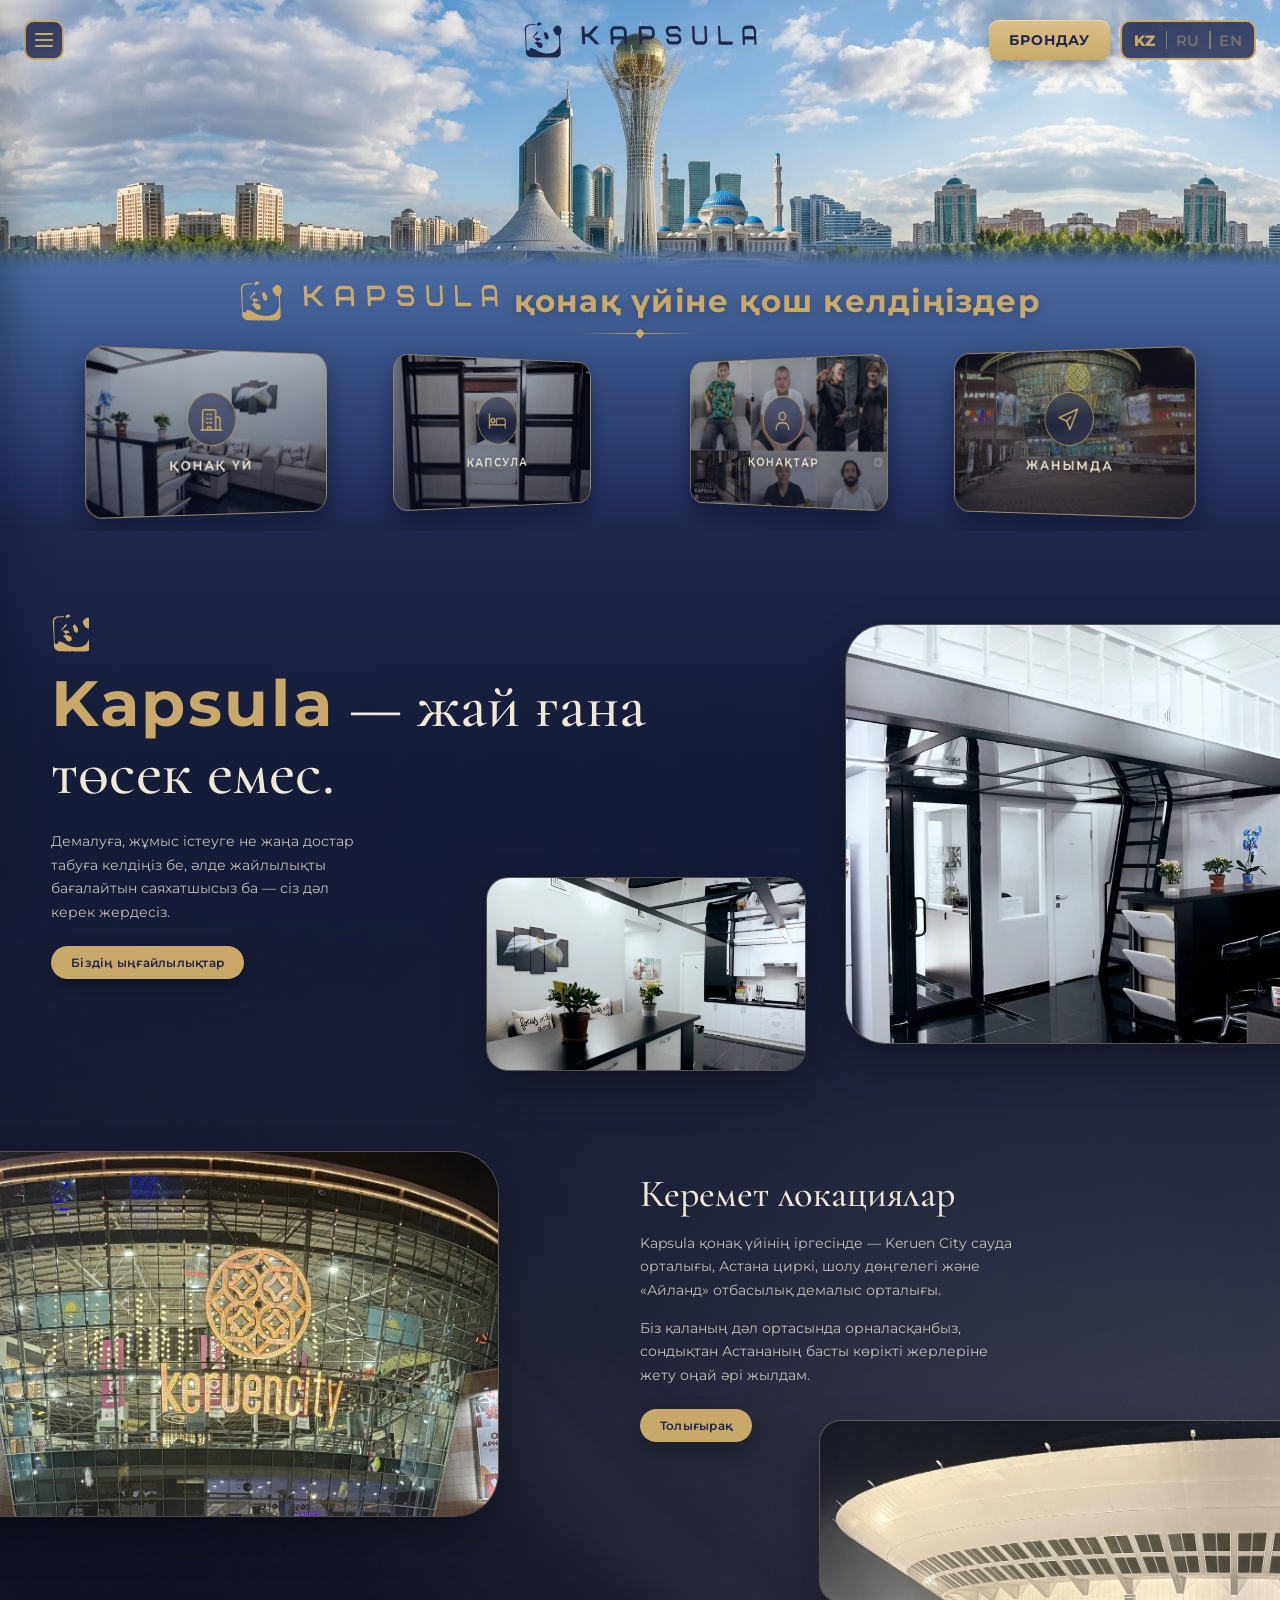
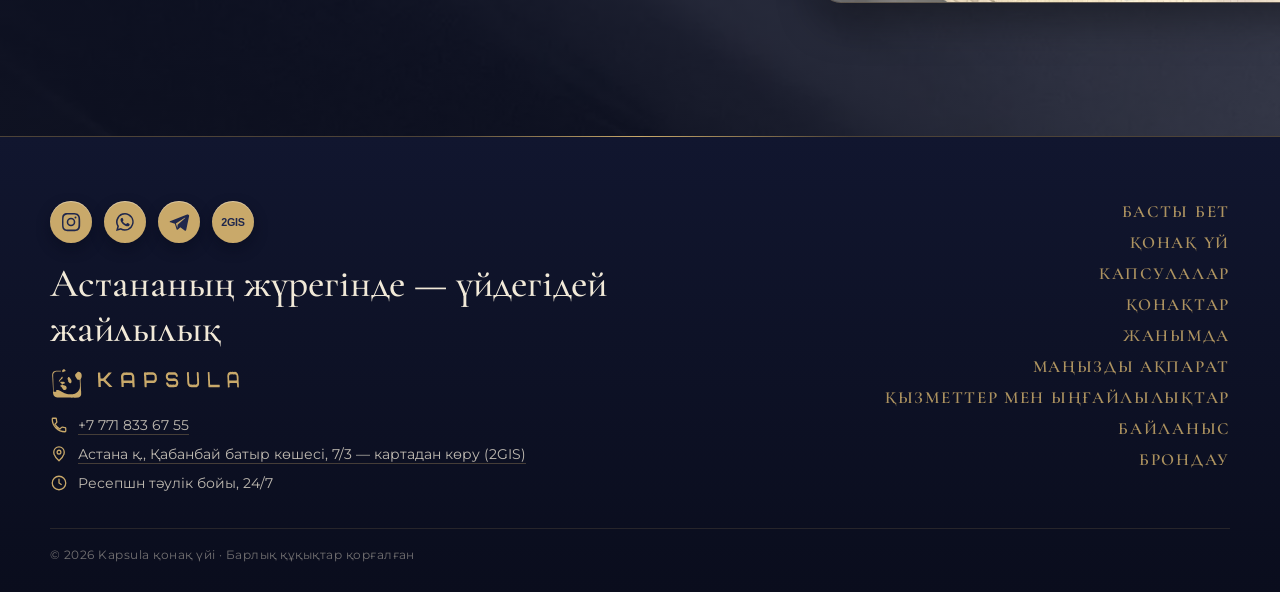
<file: index.html>
<!DOCTYPE html>
<html lang="kk">
<head>
  <meta charset="UTF-8">
  <meta name="viewport" content="width=device-width, initial-scale=1, viewport-fit=cover">
  <meta name="theme-color" content="#4f8fd0">
  <title>Kapsula қонақ үйі</title>
  <meta name="description" content="Астананың дәл ортасындағы жайлы капсулалық қонақ үй: әйелдер мен ерлер капсулалары, VIP бөлме, ортақ ас үй, тапшан. Тәулігіне 6 000 ₸-ден. Брондау — WhatsApp арқылы.">
  <!-- Сілтемені WhatsApp/Telegram-ға жібергенде көрінетін атау, сипаттама және сурет.
       сайт мекенжайы: https://023islammm-cmyk.github.io/kapsula-hotel/ -->
  <meta property="og:url" content="https://023islammm-cmyk.github.io/kapsula-hotel/">
  <meta property="og:type" content="website">
  <meta property="og:site_name" content="Kapsula қонақ үйі">
  <meta property="og:locale" content="kk_KZ">
  <meta property="og:title" content="Kapsula қонақ үйі">
  <meta property="og:description" content="Астананың дәл ортасындағы жайлы капсулалық қонақ үй: әйелдер мен ерлер капсулалары, VIP бөлме, ортақ ас үй, тапшан. Тәулігіне 6 000 ₸-ден. Брондау — WhatsApp арқылы.">
  <meta property="og:image" content="https://023islammm-cmyk.github.io/kapsula-hotel/images/og-cover.jpg">
  <meta property="og:image:width" content="1200">
  <meta property="og:image:height" content="630">
  <meta name="twitter:card" content="summary_large_image">
  <link rel="preload" as="image" href="images/city.webp" media="(max-width: 767px)">
  <link rel="preload" as="image" href="images/city-wide.webp" media="(min-width: 768px)">
  <link rel="preconnect" href="https://fonts.googleapis.com">
  <link rel="preconnect" href="https://fonts.gstatic.com" crossorigin>
  <link rel="stylesheet" href="https://fonts.googleapis.com/css2?family=Cormorant+Garamond:wght@500;600&family=Montserrat:wght@500;600;700&display=swap">
  <link rel="stylesheet" href="css/style.css">
</head>
<body>

  <!-- Жоғарғы бекітілген батырмалар -->
  <header class="topbar">
    <button class="menu-btn glass" type="button" aria-label="Мәзір" data-i18n-aria="menu.open"
            aria-expanded="false" aria-controls="menu">
      <span></span><span></span><span></span>
    </button>

    <div class="topbar__right">
    <a class="bk-btn" href="#booking" data-booking data-i18n="bk.btn">Брондау</a>
    <nav class="lang glass" aria-label="Тіл">
      <button type="button" data-lang="kk" aria-pressed="true">KZ</button>
      <button type="button" data-lang="ru" aria-pressed="false">RU</button>
      <button type="button" data-lang="en" aria-pressed="false">EN</button>
    </nav>
    </div>
  </header>

  <!-- Мәзір: сол жақтан ортаға дейін шығады -->
  <div class="menu-overlay" data-menu-close></div>
  <aside class="menu" id="menu" aria-hidden="true" inert>
    <div class="menu__head">
      <!-- Kapsula логотипі — басылмайды -->
      <div class="menu__logo" role="img" aria-label="Kapsula"></div>
      <button class="menu__close" type="button" aria-label="Жабу" data-i18n-aria="menu.close" data-menu-close>
        <span></span><span></span>
      </button>
    </div>

    <nav class="menu__nav">
      <ul class="menu__list">
        <li><a href="capsule.html" data-i18n="menu.kapsula">Kapsula</a></li>
        <li><a href="info.html" data-i18n="menu.info">Маңызды ақпарат</a></li>
        <li><a href="services.html" data-i18n="menu.services">Қызметтер мен ыңғайлылықтар</a></li>
        <li><a href="#contact" data-contact data-i18n="menu.contact">Байланыс</a></li>
        <li><a href="info.html#airport" data-i18n="menu.airport">Әуежайға транспорт</a></li>
        <li><a href="#booking" data-booking data-i18n="menu.booking">Брондау</a></li>
      </ul>
    </nav>

    <!-- Сілтемелер кейін нақты нөмір/аккаунтпен ауыстырылады -->
    <div class="menu__social">
      <a class="soc" href="https://wa.me/77718336755" aria-label="WhatsApp" target="_blank" rel="noopener">
        <svg viewBox="0 0 24 24" aria-hidden="true"><path d="M12 2.2a9.7 9.7 0 0 0-8.4 14.6L2.2 21.8l5.1-1.3A9.7 9.7 0 1 0 12 2.2zm0 17.7c-1.5 0-2.9-.4-4.1-1.1l-.3-.2-3 .8.8-2.9-.2-.3A8 8 0 1 1 12 19.9zm4.4-6c-.2-.1-1.4-.7-1.7-.8-.2-.1-.4-.1-.5.1l-.8 1c-.1.2-.3.2-.5.1a6.6 6.6 0 0 1-3.3-2.9c-.2-.4.2-.4.7-1.3.1-.1 0-.3 0-.4l-.8-1.8c-.2-.5-.4-.4-.5-.4h-.5c-.2 0-.4.1-.6.3-.2.2-.8.8-.8 2s.9 2.3 1 2.5c.1.2 1.7 2.6 4.2 3.7 1.6.7 2.2.7 3 .6.5-.1 1.4-.6 1.6-1.1.2-.6.2-1 .1-1.1l-.6-.4z"/></svg>
      </a>
      <a class="soc" href="https://www.instagram.com/kapsula.hotel.astana/" aria-label="Instagram" target="_blank" rel="noopener">
        <svg viewBox="0 0 24 24" aria-hidden="true"><path d="M12 7.3a4.7 4.7 0 1 0 0 9.4 4.7 4.7 0 0 0 0-9.4zm0 7.7a3 3 0 1 1 0-6 3 3 0 0 1 0 6zm6-7.9a1.1 1.1 0 1 1-2.2 0 1.1 1.1 0 0 1 2.2 0zM21.9 8.2c-.1-1.6-.4-3-1.6-4.2S17.4 2.4 15.8 2.3c-1.6-.1-6.5-.1-8.1 0C6.1 2.4 4.7 2.7 3.5 3.9S2.4 6.6 2.3 8.2c-.1 1.6-.1 6.5 0 8.1.1 1.6.4 3 1.6 4.2s2.6 1.5 4.2 1.6c1.6.1 6.5.1 8.1 0 1.6-.1 3-.4 4.2-1.6s1.5-2.6 1.6-4.2c.1-1.6.1-6.5-.1-8.1zM19.8 18a3.3 3.3 0 0 1-1.9 1.9c-1.3.5-4.4.4-5.9.4s-4.6.1-5.9-.4A3.3 3.3 0 0 1 4.2 18c-.5-1.3-.4-4.4-.4-5.9s-.1-4.6.4-5.9A3.3 3.3 0 0 1 6.1 4.3c1.3-.5 4.4-.4 5.9-.4s4.6-.1 5.9.4a3.3 3.3 0 0 1 1.9 1.9c.5 1.3.4 4.4.4 5.9s.1 4.6-.4 5.9z"/></svg>
      </a>
      <a class="soc soc--2gis" href="https://2gis.kz/astana/geo/70000001028295261" aria-label="2GIS" target="_blank" rel="noopener">
        <svg viewBox="0 0 24 24" aria-hidden="true"><text x="12" y="15.2" text-anchor="middle" font-family="Arial, Helvetica, sans-serif" font-weight="700" font-size="8.6" letter-spacing="-.2">2GIS</text></svg>
      </a>
    </div>
  </aside>

  <!-- Басты экран: аспан + Астана силуэті + толқынды фон -->
  <section class="hero">
    <!-- Логотип: бетпен бірге жоғары кетеді (бекітілмеген) -->
    <div class="logo" role="img" aria-label="Kapsula"></div>
    <!-- Астананың шынайы көрінісі: аспан + Бәйтерек, Хан Шатыр, мешіт -->
    <div class="hero__city" role="img" aria-label="Астана"></div>
    <div class="hero__bottom">
      <!-- Қош келдіңіздер + 4 домалақ батырма -->
      <div class="welcome">
        <!-- «Kapsula» сөзінің орнында толық логотип тұрады; тілге қарай логотиптің алды/арты өзгереді -->
        <h1 class="welcome__title" aria-label="Kapsula қонақ үйіне қош келдіңіздер" data-i18n-aria="welcome.title">
          <span class="welcome__pre" data-i18n="welcome.pre" aria-hidden="true"></span>
          <span class="welcome__logo" aria-hidden="true"></span>
          <span class="welcome__post" data-i18n="welcome.post" aria-hidden="true">қонақ үйіне қош келдіңіздер</span>
        </h1>
        <span class="welcome__line" aria-hidden="true"></span>

        <ul class="quick">
          <li>
            <a class="quick__item" href="hotel.html">
              <span class="quick__card"><span class="quick__photo" aria-hidden="true"><img src="images/quick-hotel.webp" alt="" loading="lazy" decoding="async"></span><span class="quick__icon">
                <svg viewBox="0 0 24 24" aria-hidden="true"><path d="M4 21V5.5A1.5 1.5 0 0 1 5.5 4h9A1.5 1.5 0 0 1 16 5.5V21"/><path d="M16 10h2.5A1.5 1.5 0 0 1 20 11.5V21"/><path d="M2.5 21h19"/><path d="M8 8h1M11 8h1M8 11.5h1M11 11.5h1M8 15h1M11 15h1"/><path d="M8.5 21v-2.5h3V21"/></svg></span>
                <span class="quick__label" data-i18n="quick.hotel">Қонақ үй</span></span>
            </a>
          </li>
          <li>
            <a class="quick__item" href="capsule.html">
              <span class="quick__card"><span class="quick__photo" aria-hidden="true"><img src="images/quick-capsule.webp" alt="" loading="lazy" decoding="async"></span><span class="quick__icon">
                <svg viewBox="0 0 24 24" aria-hidden="true"><path d="M3 19V6"/><path d="M3 16h18v3"/><path d="M21 16v-3.5a2.5 2.5 0 0 0-2.5-2.5H11v6"/><circle cx="7" cy="12" r="2"/></svg></span>
                <span class="quick__label" data-i18n="quick.capsule">Капсула</span></span>
            </a>
          </li>
          <li>
            <a class="quick__item" href="guests.html">
              <span class="quick__card"><span class="quick__photo" aria-hidden="true"><img src="images/quick-guests.webp" alt="" loading="lazy" decoding="async"></span><span class="quick__icon">
                <svg viewBox="0 0 24 24" aria-hidden="true"><circle cx="12" cy="8" r="3.6"/><path d="M5 20.5v-1.2A5.3 5.3 0 0 1 10.3 14h3.4a5.3 5.3 0 0 1 5.3 5.3v1.2"/></svg></span>
                <span class="quick__label" data-i18n="quick.guests">Қонақтар</span></span>
            </a>
          </li>
          <li>
            <a class="quick__item" href="nearby.html">
              <span class="quick__card"><span class="quick__photo" aria-hidden="true"><img src="images/quick-nearby.webp" alt="" loading="lazy" decoding="async"></span><span class="quick__icon">
                <svg viewBox="0 0 24 24" aria-hidden="true"><path d="M20.5 3.5 3.5 10.6l7.1 2.8 2.8 7.1z"/><path d="m10.6 13.4 3.6-3.6"/></svg></span>
                <span class="quick__label" data-i18n="quick.nearby">Жанымда</span></span>
            </a>
          </li>
        </ul>
      </div>
    </div>
  </section>

  <!-- Бөлімдер: stil.mp4 үлгісі бойынша. Мәтіндер уақытша, фотолар кейін қойылады -->
  <div class="stories">
    <section class="story story--a" id="kapsula">
      <div class="story__text reveal">
        <span class="story__mark" aria-hidden="true"></span>
        <h2 class="story__title"><strong>Kapsula</strong> <span data-i18n="sa.t1">— жай ғана</span><br class="br-desk"> <span data-i18n="sa.t2">төсек емес.</span></h2>
        <p data-i18n="sa.p1">Демалуға, жұмыс істеуге не жаңа достар табуға келдіңіз бе, әлде жайлылықты бағалайтын саяхатшысыз ба — сіз дәл керек жердесіз.</p>
        <a class="story__btn" href="services.html" data-i18n="sa.btn">Біздің ыңғайлылықтар</a>
      </div>
      <div class="story__photos">
        <div class="ph ph--small reveal reveal--d1"><img src="images/story-kitchen.webp" alt="Kapsula — ас үй" data-i18n-alt="sa.alt2" loading="lazy" decoding="async"></div>
        <div class="ph ph--big reveal reveal--d2"><img src="images/story-lobby.webp" alt="Kapsula — қонақ залы" data-i18n-alt="sa.alt1" loading="lazy" decoding="async"></div>
      </div>
    </section>

    <section class="story story--b" id="locations">
      <div class="story__photos">
        <div class="ph ph--big reveal reveal--d1"><img src="images/story-keruen.webp" alt="Keruen City" loading="lazy" decoding="async"></div>
        <div class="ph ph--small reveal reveal--d2"><img src="images/story-circus.webp" alt="Астана циркі" data-i18n-alt="sb.alt2" loading="lazy" decoding="async"></div>
      </div>
      <div class="story__text reveal">
        <h2 class="story__title" data-i18n="sb.title">Керемет локациялар</h2>
        <p data-i18n="sb.p1">Kapsula қонақ үйінің іргесінде — Keruen City сауда орталығы, Астана циркі, шолу дөңгелегі және «Айланд» отбасылық демалыс орталығы.</p>
        <p data-i18n="sb.p2">Біз қаланың дәл ортасында орналасқанбыз, сондықтан Астананың басты көрікті жерлеріне жету оңай әрі жылдам.</p>
        <a class="story__btn" href="nearby.html" data-i18n="sb.btn">Толығырақ</a>
      </div>
    </section>
  </div>
    </section>
  </div>

  <!-- Сайттың төменгі бөлігі: әлеуметтік желілер, ұран, логотип, байланыс, бөлімдер -->
  <footer class="ft">
    <div class="ft__inner">
      <div class="ft__brand">
        <div class="ft__soc">
          <a class="soc" href="https://www.instagram.com/kapsula.hotel.astana/" aria-label="Instagram" target="_blank" rel="noopener"><svg viewBox="0 0 24 24" aria-hidden="true"><path d="M12 7.3a4.7 4.7 0 1 0 0 9.4 4.7 4.7 0 0 0 0-9.4zm0 7.7a3 3 0 1 1 0-6 3 3 0 0 1 0 6zm6-7.9a1.1 1.1 0 1 1-2.2 0 1.1 1.1 0 0 1 2.2 0zM21.9 8.2c-.1-1.6-.4-3-1.6-4.2S17.4 2.4 15.8 2.3c-1.6-.1-6.5-.1-8.1 0C6.1 2.4 4.7 2.7 3.5 3.9S2.4 6.6 2.3 8.2c-.1 1.6-.1 6.5 0 8.1.1 1.6.4 3 1.6 4.2s2.6 1.5 4.2 1.6c1.6.1 6.5.1 8.1 0 1.6-.1 3-.4 4.2-1.6s1.5-2.6 1.6-4.2c.1-1.6.1-6.5-.1-8.1zM19.8 18a3.3 3.3 0 0 1-1.9 1.9c-1.3.5-4.4.4-5.9.4s-4.6.1-5.9-.4A3.3 3.3 0 0 1 4.2 18c-.5-1.3-.4-4.4-.4-5.9s-.1-4.6.4-5.9A3.3 3.3 0 0 1 6.1 4.3c1.3-.5 4.4-.4 5.9-.4s4.6-.1 5.9.4a3.3 3.3 0 0 1 1.9 1.9c.5 1.3.4 4.4.4 5.9s.1 4.6-.4 5.9z"/></svg></a>
          <a class="soc" href="https://wa.me/77718336755" aria-label="WhatsApp" target="_blank" rel="noopener"><svg viewBox="0 0 24 24" aria-hidden="true"><path d="M12 2.2a9.7 9.7 0 0 0-8.4 14.6L2.2 21.8l5.1-1.3A9.7 9.7 0 1 0 12 2.2zm0 17.7c-1.5 0-2.9-.4-4.1-1.1l-.3-.2-3 .8.8-2.9-.2-.3A8 8 0 1 1 12 19.9zm4.4-6c-.2-.1-1.4-.7-1.7-.8-.2-.1-.4-.1-.5.1l-.8 1c-.1.2-.3.2-.5.1a6.6 6.6 0 0 1-3.3-2.9c-.2-.4.2-.4.7-1.3.1-.1 0-.3 0-.4l-.8-1.8c-.2-.5-.4-.4-.5-.4h-.5c-.2 0-.4.1-.6.3-.2.2-.8.8-.8 2s.9 2.3 1 2.5c.1.2 1.7 2.6 4.2 3.7 1.6.7 2.2.7 3 .6.5-.1 1.4-.6 1.6-1.1.2-.6.2-1 .1-1.1l-.6-.4z"/></svg></a>
          <a class="soc" href="https://t.me/+77718336755" aria-label="Telegram" target="_blank" rel="noopener"><svg viewBox="0 0 24 24" aria-hidden="true"><path d="M21.5 3.6 2.9 10.8c-1.3.5-1.3 1.2-.2 1.6l4.8 1.5 1.8 5.6c.2.6.1.9.8.9.5 0 .7-.2 1-.5l2.3-2.2 4.8 3.5c.9.5 1.5.2 1.7-.8l3.1-14.8c.3-1.3-.5-1.9-1.5-1.5zM8.6 13.5l9.7-6.1c.5-.3.9-.1.5.2l-8.3 7.5-.3 3.5z"/></svg></a>
          <a class="soc soc--2gis" href="https://2gis.kz/astana/geo/70000001028295261" aria-label="2GIS" target="_blank" rel="noopener"><svg viewBox="0 0 24 24" aria-hidden="true"><text x="12" y="15.2" text-anchor="middle" font-family="Arial, Helvetica, sans-serif" font-weight="700" font-size="8.6" letter-spacing="-.2">2GIS</text></svg></a>
        </div>
        <p class="ft__motto" data-i18n="ft.motto">Астананың жүрегінде — үйдегідей жайлылық</p>
        <a class="ft__logo" href="index.html" aria-label="Kapsula — басты бет" data-i18n-aria="back"></a>
        <ul class="ft__contacts">
          <li><svg viewBox="0 0 24 24" aria-hidden="true"><path d="M6.6 10.8a15.2 15.2 0 0 0 6.6 6.6l2.2-2.2a1 1 0 0 1 1-.25 11.4 11.4 0 0 0 3.6.57 1 1 0 0 1 1 1V20a1 1 0 0 1-1 1A17 17 0 0 1 3 4a1 1 0 0 1 1-1h3.5a1 1 0 0 1 1 1c0 1.25.2 2.45.57 3.57a1 1 0 0 1-.25 1z"/></svg><a href="tel:+77718336755">+7 771 833 67 55</a></li>
          <li><svg viewBox="0 0 24 24" aria-hidden="true"><path d="M12 21s-7-6.2-7-11.5a7 7 0 0 1 14 0C19 14.8 12 21 12 21z"/><circle cx="12" cy="9.5" r="2.5"/></svg><a href="https://2gis.kz/astana/geo/70000001028295261" target="_blank" rel="noopener" data-i18n="ft.map">Астана қ., Қабанбай батыр көшесі, 7/3 — картадан көру (2GIS)</a></li>
          <li><svg viewBox="0 0 24 24" aria-hidden="true"><circle cx="12" cy="12" r="9"/><path d="M12 7v5l3 2"/></svg><span data-i18n="ft.hours">Ресепшн тәулік бойы, 24/7</span></li>
        </ul>
      </div>
      <nav class="ft__nav" aria-label="Бөлімдер" data-i18n-aria="ft.nav">
        <a href="index.html" data-i18n="ft.home">Басты бет</a>
        <a href="hotel.html" data-i18n="quick.hotel">Қонақ үй</a>
        <a href="capsule.html" data-i18n="cap.title">Капсулалар</a>
        <a href="guests.html" data-i18n="quick.guests">Қонақтар</a>
        <a href="nearby.html" data-i18n="quick.nearby">Жанымда</a>
        <a href="info.html" data-i18n="menu.info">Маңызды ақпарат</a>
        <a href="services.html" data-i18n="menu.services">Қызметтер мен ыңғайлылықтар</a>
        <a href="#contact" data-contact data-i18n="menu.contact">Байланыс</a>
        <a href="#booking" data-booking data-i18n="menu.booking">Брондау</a>
      </nav>
    </div>
    <p class="ft__copy">© 2026 <span data-i18n="ft.copy">Kapsula қонақ үйі · Барлық құқықтар қорғалған</span></p>
  </footer>

  <!-- Брондау терезесі: экран ортасында, арты мөлдір-күңгірт. Толтырылған мәлімет WhatsApp хабарламасына айналады (js/main.js) -->
  <div class="bk-overlay" data-bk-close hidden></div>
  <div class="bk" id="booking-modal" role="dialog" aria-modal="true" aria-labelledby="bk-title" hidden>
    <button class="bk__close" type="button" data-bk-close aria-label="Жабу" data-i18n-aria="menu.close"><span></span><span></span></button>
    <h2 class="bk__title" id="bk-title" data-i18n="bk.title">Брондау</h2>
    <p class="bk__sub" data-i18n="bk.sub">Үш жолды толтырыңыз — қалғанын WhatsApp-та нақтылаймыз</p>
    <form class="bk__form" novalidate>
      <label class="bk__field">
        <span class="bk__label" data-i18n="bk.name">Аты-жөні</span>
        <input class="bk__input" type="text" name="name" autocomplete="name" maxlength="60" placeholder="Мысалы: Айгерім Сейітова" data-i18n-ph="bk.name.ph">
      </label>
      <div class="bk__field">
        <span class="bk__label" id="bk-days-label" data-i18n="bk.days">Қанша күнге</span>
        <div class="bk__days">
          <button class="bk__step" type="button" data-step="-1" aria-label="−1">−</button>
          <output class="bk__daysval" aria-live="polite"><b>1</b> <span class="bk__unit">күн</span></output>
          <button class="bk__step" type="button" data-step="1" aria-label="+1">+</button>
        </div>
        <input class="bk__range" type="range" name="days" min="1" max="31" value="1" aria-labelledby="bk-days-label">
      </div>
      <fieldset class="bk__field bk__gender bk__type">
        <legend class="bk__label" data-i18n="bk.type">Орын түрі</legend>
        <label class="bk__check"><input type="radio" name="type" value="single" checked><span class="bk__box" aria-hidden="true"></span><span data-i18n="bk.single">Бір адамдық</span></label>
        <label class="bk__check"><input type="radio" name="type" value="double"><span class="bk__box" aria-hidden="true"></span><span data-i18n="bk.double">Екі адамдық</span></label>
      </fieldset>
      <fieldset class="bk__field bk__gender bk__sex">
        <legend class="bk__label" data-i18n="bk.gender">Жынысы</legend>
        <label class="bk__check"><input type="radio" name="gender" value="male"><span class="bk__box" aria-hidden="true"></span><span data-i18n="bk.male">Ер</span></label>
        <label class="bk__check"><input type="radio" name="gender" value="female"><span class="bk__box" aria-hidden="true"></span><span data-i18n="bk.female">Әйел</span></label>
      </fieldset>
      <div class="bk__price">
        <span class="bk__label" data-i18n="bk.price">Бағасы</span>
        <b class="bk__total">6 000 ₸</b>
        <small class="bk__per"></small>
      </div>
      <p class="bk__err" role="alert" hidden></p>
      <button class="bk__submit" type="submit"><svg viewBox="0 0 24 24" aria-hidden="true"><path d="M12 2.2a9.7 9.7 0 0 0-8.4 14.6L2.2 21.8l5.1-1.3A9.7 9.7 0 1 0 12 2.2zm0 17.7c-1.5 0-2.9-.4-4.1-1.1l-.3-.2-3 .8.8-2.9-.2-.3A8 8 0 1 1 12 19.9zm4.4-6c-.2-.1-1.4-.7-1.7-.8-.2-.1-.4-.1-.5.1l-.8 1c-.1.2-.3.2-.5.1a6.6 6.6 0 0 1-3.3-2.9c-.2-.4.2-.4.7-1.3.1-.1 0-.3 0-.4l-.8-1.8c-.2-.5-.4-.4-.5-.4h-.5c-.2 0-.4.1-.6.3-.2.2-.8.8-.8 2s.9 2.3 1 2.5c.1.2 1.7 2.6 4.2 3.7 1.6.7 2.2.7 3 .6.5-.1 1.4-.6 1.6-1.1.2-.6.2-1 .1-1.1l-.6-.4z"/></svg><span data-i18n="bk.submit">Брондау</span></button>
      <p class="bk__hint" data-i18n="bk.hint">Батырманы басқанда WhatsApp ашылады, хабарлама өзі жазылып тұрады</p>
    </form>
  </div>

  <!-- «Байланыс» терезесі: WhatsApp, Telegram, қоңырау -->
  <div class="bk-overlay ct-overlay" data-ct-close hidden></div>
  <div class="bk ct" id="contact-modal" role="dialog" aria-modal="true" aria-labelledby="ct-title" hidden>
    <button class="bk__close" type="button" data-ct-close aria-label="Жабу" data-i18n-aria="menu.close"><span></span><span></span></button>
    <h2 class="bk__title" id="ct-title" data-i18n="ct.title">Байланыс</h2>
    <p class="bk__sub" data-i18n="ct.sub">Сізге ыңғайлы тәсілді таңдаңыз — тез жауап береміз</p>
    <div class="ct__list">
      <a class="ct__btn ct__btn--wa" href="https://wa.me/77718336755" target="_blank" rel="noopener"><span class="ct__ico"><svg viewBox="0 0 24 24" aria-hidden="true"><path d="M12 2.2a9.7 9.7 0 0 0-8.4 14.6L2.2 21.8l5.1-1.3A9.7 9.7 0 1 0 12 2.2zm0 17.7c-1.5 0-2.9-.4-4.1-1.1l-.3-.2-3 .8.8-2.9-.2-.3A8 8 0 1 1 12 19.9zm4.4-6c-.2-.1-1.4-.7-1.7-.8-.2-.1-.4-.1-.5.1l-.8 1c-.1.2-.3.2-.5.1a6.6 6.6 0 0 1-3.3-2.9c-.2-.4.2-.4.7-1.3.1-.1 0-.3 0-.4l-.8-1.8c-.2-.5-.4-.4-.5-.4h-.5c-.2 0-.4.1-.6.3-.2.2-.8.8-.8 2s.9 2.3 1 2.5c.1.2 1.7 2.6 4.2 3.7 1.6.7 2.2.7 3 .6.5-.1 1.4-.6 1.6-1.1.2-.6.2-1 .1-1.1l-.6-.4z"/></svg></span><span><b data-i18n="ct.wa">WhatsApp-қа жазу</b><small>+7 771 833 67 55</small></span></a>
      <a class="ct__btn ct__btn--tg" href="https://t.me/+77718336755" target="_blank" rel="noopener"><span class="ct__ico"><svg viewBox="0 0 24 24" aria-hidden="true"><path d="M21.5 3.6 2.9 10.8c-1.3.5-1.3 1.2-.2 1.6l4.8 1.5 1.8 5.6c.2.6.1.9.8.9.5 0 .7-.2 1-.5l2.3-2.2 4.8 3.5c.9.5 1.5.2 1.7-.8l3.1-14.8c.3-1.3-.5-1.9-1.5-1.5zM8.6 13.5l9.7-6.1c.5-.3.9-.1.5.2l-8.3 7.5-.3 3.5z"/></svg></span><span><b data-i18n="ct.tg">Telegram-ға жазу</b><small>+7 771 833 67 55</small></span></a>
      <a class="ct__btn ct__btn--ph" href="tel:+77718336755"><span class="ct__ico"><svg viewBox="0 0 24 24" aria-hidden="true"><path d="M6.6 10.8a15.2 15.2 0 0 0 6.6 6.6l2.2-2.2a1 1 0 0 1 1-.25 11.4 11.4 0 0 0 3.6.57 1 1 0 0 1 1 1V20a1 1 0 0 1-1 1A17 17 0 0 1 3 4a1 1 0 0 1 1-1h3.5a1 1 0 0 1 1 1c0 1.25.2 2.45.57 3.57a1 1 0 0 1-.25 1z"/></svg></span><span><b data-i18n="ct.call">Қоңырау шалу</b><small>+7 771 833 67 55</small></span></a>
    </div>
  </div>

  <script src="js/main.js"></script>
</body>
</html>
</file>
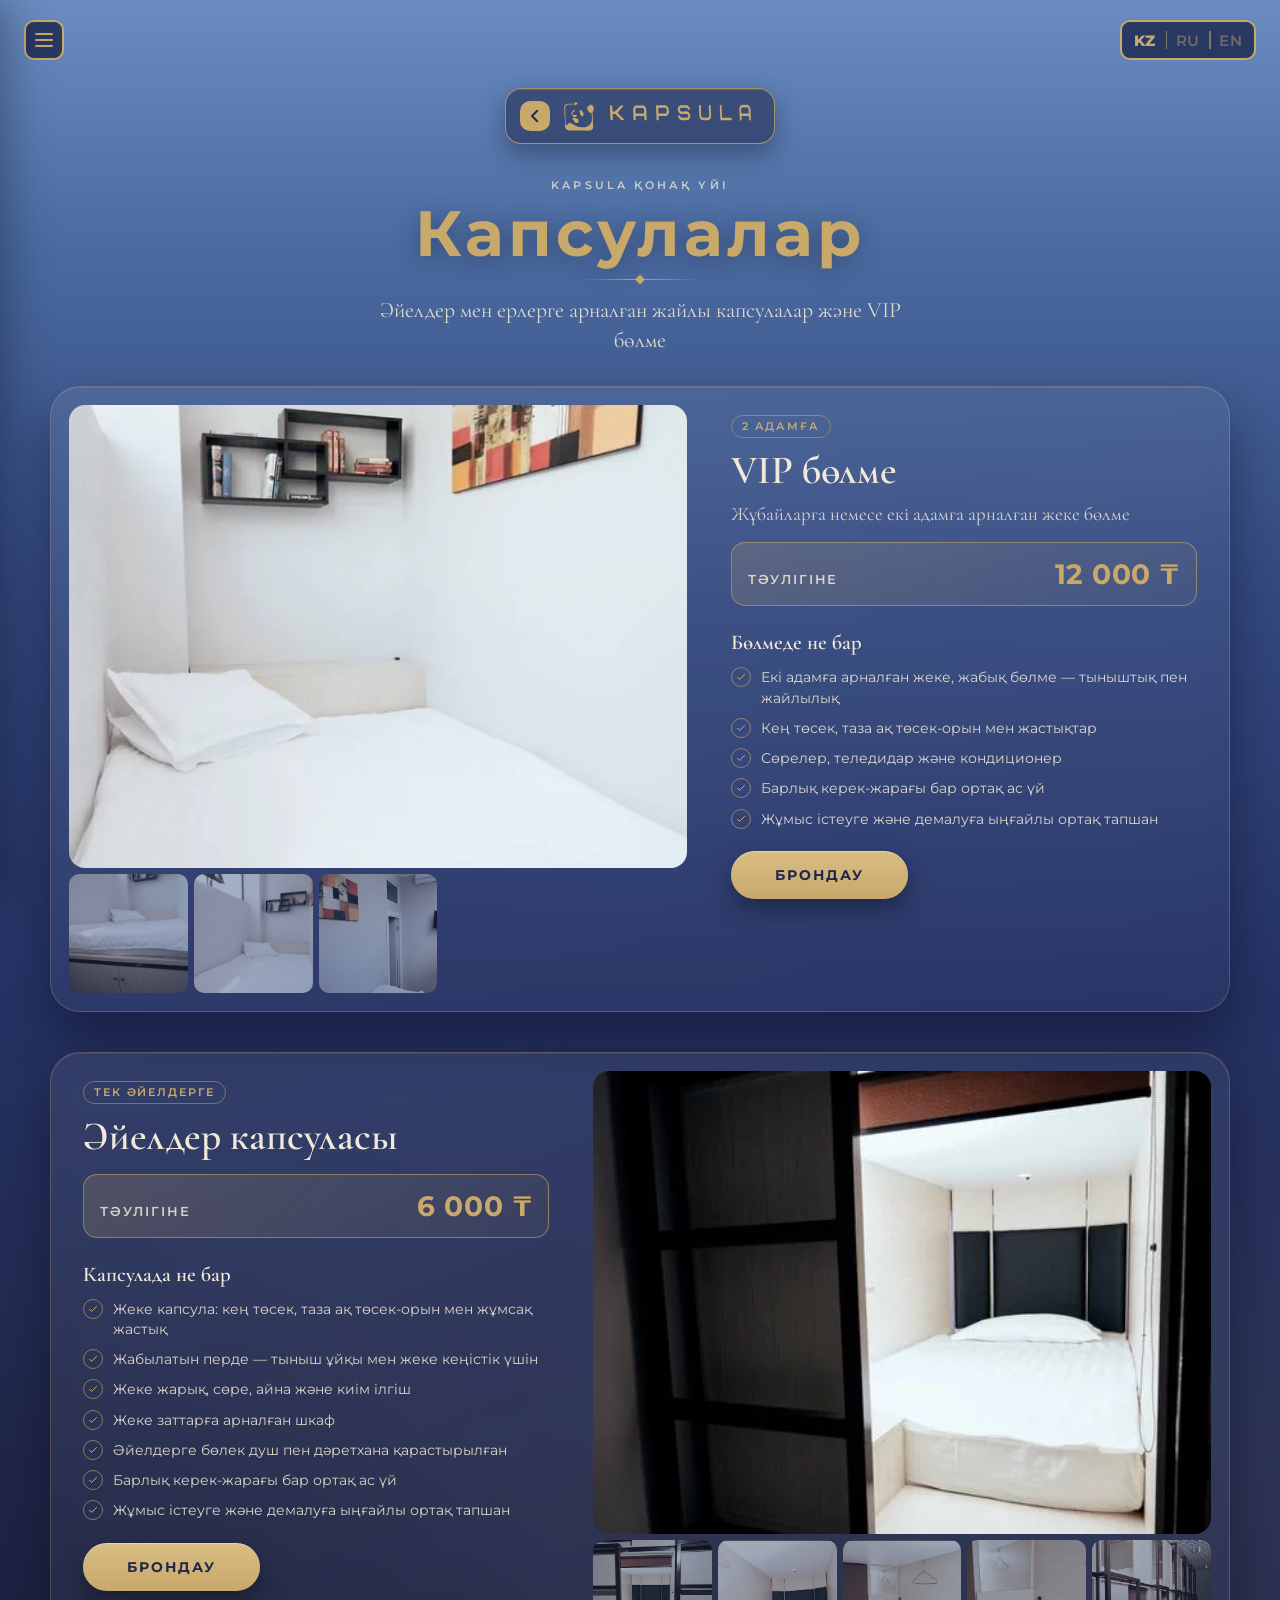
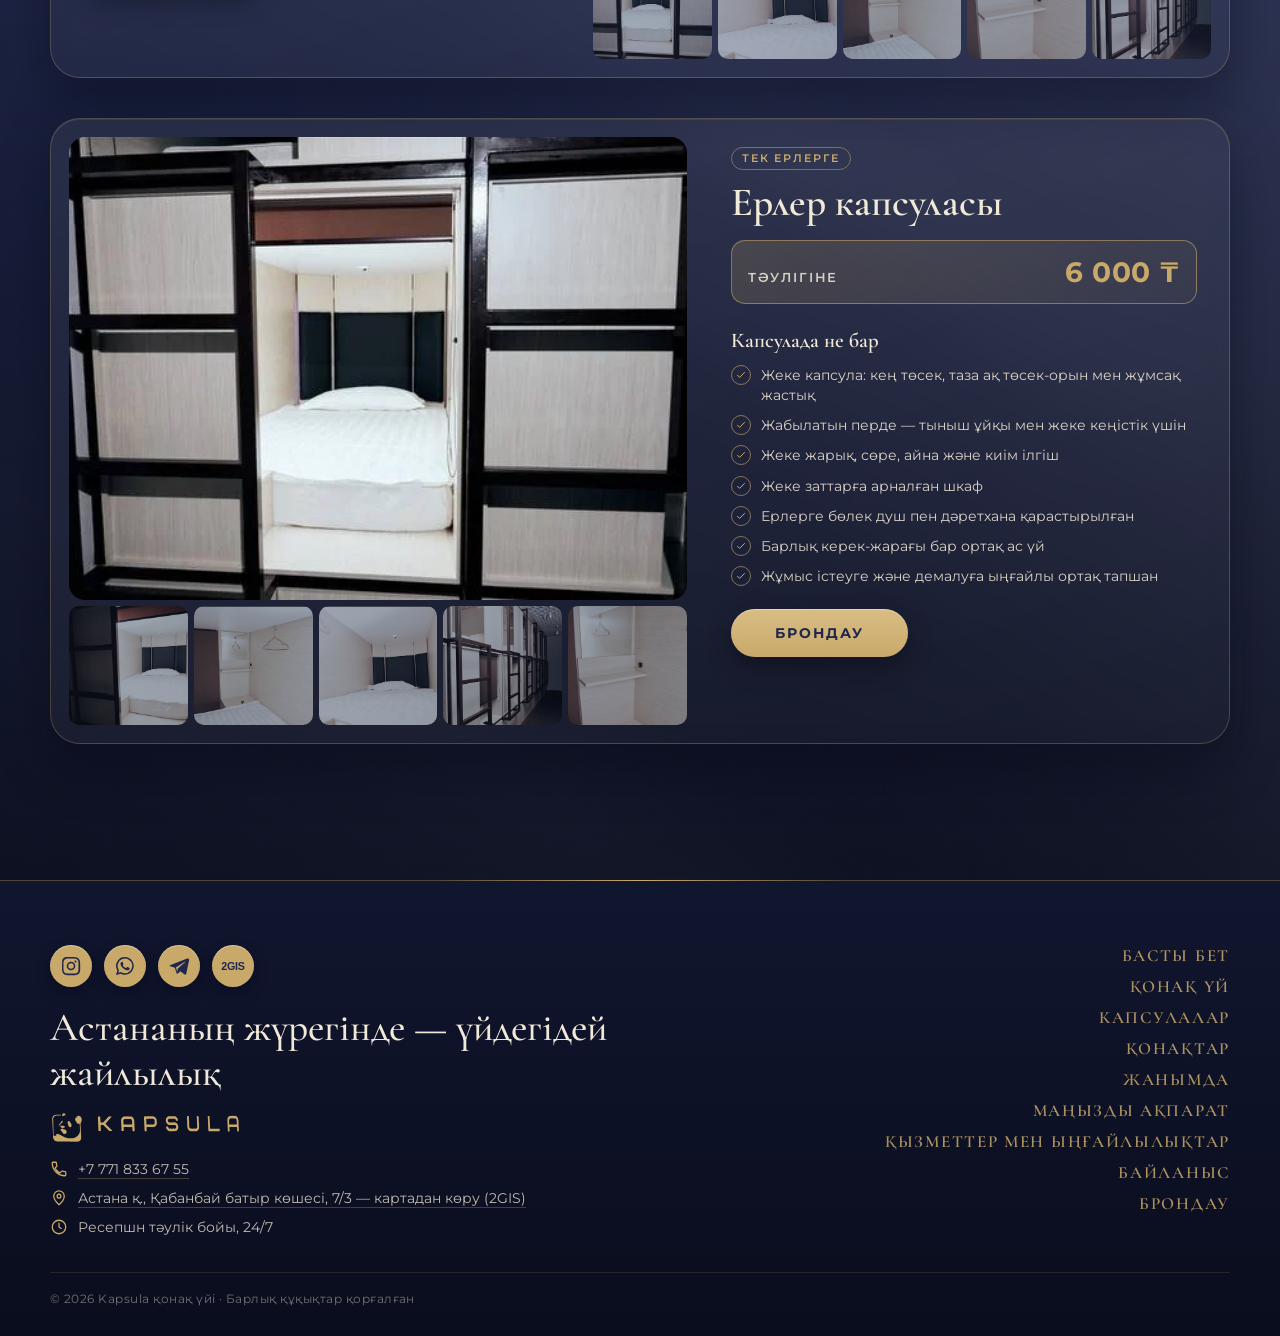
<file: capsule.html>
<!DOCTYPE html>
<html lang="kk">
<head>
  <meta charset="UTF-8">
  <meta name="viewport" content="width=device-width, initial-scale=1, viewport-fit=cover">
  <meta name="theme-color" content="#4a6aa0">
  <title>Капсулалар — Kapsula қонақ үйі</title>
  <meta name="description" content="Астананың дәл ортасындағы жайлы капсулалық қонақ үй: әйелдер мен ерлер капсулалары, VIP бөлме, ортақ ас үй, тапшан. Тәулігіне 6 000 ₸-ден. Брондау — WhatsApp арқылы.">
  <!-- Сілтемені WhatsApp/Telegram-ға жібергенде көрінетін атау, сипаттама және сурет.
       сайт мекенжайы: https://023islammm-cmyk.github.io/kapsula-hotel/ -->
  <meta property="og:url" content="https://023islammm-cmyk.github.io/kapsula-hotel/capsule.html">
  <meta property="og:type" content="website">
  <meta property="og:site_name" content="Kapsula қонақ үйі">
  <meta property="og:locale" content="kk_KZ">
  <meta property="og:title" content="Капсулалар — Kapsula қонақ үйі">
  <meta property="og:description" content="Астананың дәл ортасындағы жайлы капсулалық қонақ үй: әйелдер мен ерлер капсулалары, VIP бөлме, ортақ ас үй, тапшан. Тәулігіне 6 000 ₸-ден. Брондау — WhatsApp арқылы.">
  <meta property="og:image" content="https://023islammm-cmyk.github.io/kapsula-hotel/images/og-cover.jpg">
  <meta property="og:image:width" content="1200">
  <meta property="og:image:height" content="630">
  <meta name="twitter:card" content="summary_large_image">
  <link rel="preconnect" href="https://fonts.googleapis.com">
  <link rel="preconnect" href="https://fonts.gstatic.com" crossorigin>
  <link rel="stylesheet" href="https://fonts.googleapis.com/css2?family=Cormorant+Garamond:wght@500;600&family=Montserrat:wght@500;600;700&display=swap">
  <link rel="stylesheet" href="css/style.css">
  <link rel="stylesheet" href="css/page.css">
  <link rel="stylesheet" href="css/capsule.css">
</head>
<body class="subpage page-capsule">

  <!-- Жоғарғы бекітілген батырмалар -->
  <header class="topbar">
    <button class="menu-btn glass" type="button" aria-label="Мәзір" data-i18n-aria="menu.open"
            aria-expanded="false" aria-controls="menu">
      <span></span><span></span><span></span>
    </button>

    <nav class="lang glass" aria-label="Тіл">
      <button type="button" data-lang="kk" aria-pressed="true">KZ</button>
      <button type="button" data-lang="ru" aria-pressed="false">RU</button>
      <button type="button" data-lang="en" aria-pressed="false">EN</button>
    </nav>
  </header>

  <!-- Мәзір: сол жақтан ортаға дейін шығады -->
  <div class="menu-overlay" data-menu-close></div>
  <aside class="menu" id="menu" aria-hidden="true" inert>
    <div class="menu__head">
      <!-- Kapsula логотипі — басылмайды -->
      <div class="menu__logo" role="img" aria-label="Kapsula"></div>
      <button class="menu__close" type="button" aria-label="Жабу" data-i18n-aria="menu.close" data-menu-close>
        <span></span><span></span>
      </button>
    </div>

    <nav class="menu__nav">
      <ul class="menu__list">
        <li><a href="capsule.html" data-i18n="menu.kapsula">Kapsula</a></li>
        <li><a href="info.html" data-i18n="menu.info">Маңызды ақпарат</a></li>
        <li><a href="services.html" data-i18n="menu.services">Қызметтер мен ыңғайлылықтар</a></li>
        <li><a href="#contact" data-contact data-i18n="menu.contact">Байланыс</a></li>
        <li><a href="info.html#airport" data-i18n="menu.airport">Әуежайға транспорт</a></li>
        <li><a href="#booking" data-booking data-i18n="menu.booking">Брондау</a></li>
      </ul>
    </nav>

    <!-- Сілтемелер кейін нақты нөмір/аккаунтпен ауыстырылады -->
    <div class="menu__social">
      <a class="soc" href="https://wa.me/77718336755" aria-label="WhatsApp" target="_blank" rel="noopener">
        <svg viewBox="0 0 24 24" aria-hidden="true"><path d="M12 2.2a9.7 9.7 0 0 0-8.4 14.6L2.2 21.8l5.1-1.3A9.7 9.7 0 1 0 12 2.2zm0 17.7c-1.5 0-2.9-.4-4.1-1.1l-.3-.2-3 .8.8-2.9-.2-.3A8 8 0 1 1 12 19.9zm4.4-6c-.2-.1-1.4-.7-1.7-.8-.2-.1-.4-.1-.5.1l-.8 1c-.1.2-.3.2-.5.1a6.6 6.6 0 0 1-3.3-2.9c-.2-.4.2-.4.7-1.3.1-.1 0-.3 0-.4l-.8-1.8c-.2-.5-.4-.4-.5-.4h-.5c-.2 0-.4.1-.6.3-.2.2-.8.8-.8 2s.9 2.3 1 2.5c.1.2 1.7 2.6 4.2 3.7 1.6.7 2.2.7 3 .6.5-.1 1.4-.6 1.6-1.1.2-.6.2-1 .1-1.1l-.6-.4z"/></svg>
      </a>
      <a class="soc" href="https://www.instagram.com/kapsula.hotel.astana/" aria-label="Instagram" target="_blank" rel="noopener">
        <svg viewBox="0 0 24 24" aria-hidden="true"><path d="M12 7.3a4.7 4.7 0 1 0 0 9.4 4.7 4.7 0 0 0 0-9.4zm0 7.7a3 3 0 1 1 0-6 3 3 0 0 1 0 6zm6-7.9a1.1 1.1 0 1 1-2.2 0 1.1 1.1 0 0 1 2.2 0zM21.9 8.2c-.1-1.6-.4-3-1.6-4.2S17.4 2.4 15.8 2.3c-1.6-.1-6.5-.1-8.1 0C6.1 2.4 4.7 2.7 3.5 3.9S2.4 6.6 2.3 8.2c-.1 1.6-.1 6.5 0 8.1.1 1.6.4 3 1.6 4.2s2.6 1.5 4.2 1.6c1.6.1 6.5.1 8.1 0 1.6-.1 3-.4 4.2-1.6s1.5-2.6 1.6-4.2c.1-1.6.1-6.5-.1-8.1zM19.8 18a3.3 3.3 0 0 1-1.9 1.9c-1.3.5-4.4.4-5.9.4s-4.6.1-5.9-.4A3.3 3.3 0 0 1 4.2 18c-.5-1.3-.4-4.4-.4-5.9s-.1-4.6.4-5.9A3.3 3.3 0 0 1 6.1 4.3c1.3-.5 4.4-.4 5.9-.4s4.6-.1 5.9.4a3.3 3.3 0 0 1 1.9 1.9c.5 1.3.4 4.4.4 5.9s.1 4.6-.4 5.9z"/></svg>
      </a>
      <a class="soc soc--2gis" href="https://2gis.kz/astana/geo/70000001028295261" aria-label="2GIS" target="_blank" rel="noopener">
        <svg viewBox="0 0 24 24" aria-hidden="true"><text x="12" y="15.2" text-anchor="middle" font-family="Arial, Helvetica, sans-serif" font-weight="700" font-size="8.6" letter-spacing="-.2">2GIS</text></svg>
      </a>
    </div>
  </aside>


  <!-- Капсулалар беті (1-нұсқа «Галерея» бекітілді): фоны басты беттегідей (көгілдірден қараға), қала фотосы жоқ -->
  <main class="cap">
    <header class="cap__head">
      <a class="back" href="index.html" aria-label="Басты бетке оралу" data-i18n-aria="back">
        <span class="back__arrow"><svg viewBox="0 0 24 24" aria-hidden="true"><path d="M15 5 8 12l7 7"/></svg></span>
        <span class="back__logo"></span>
      </a>
      <p class="cap__kicker" data-i18n="cap.kicker">Kapsula қонақ үйі</p>
      <h1 class="cap__title" data-i18n="cap.title">Капсулалар</h1>
      <span class="welcome__line" aria-hidden="true"></span>
      <p class="cap__lead" data-i18n="cap.lead">Әйелдер мен ерлерге арналған жайлы капсулалар және VIP бөлме</p>
    </header>

    <section class="room room--family reveal" id="family">
      <div class="gal" data-gal>
        <img src="images/family-2.webp" alt="VIP бөлме — төсек" loading="lazy" decoding="async">
        <img src="images/family-1.webp" alt="VIP бөлме" loading="lazy" decoding="async">
        <img src="images/family-3.webp" alt="VIP бөлме — сөрелер" loading="lazy" decoding="async">
        <img src="images/family-4.webp" alt="VIP бөлме — теледидар" loading="lazy" decoding="async">
      </div>
      <div class="room__info">
        <span class="room__tag" data-i18n="cap.family.tag">2 адамға</span>
        <h2 class="room__title" data-i18n="cap.family.title">VIP бөлме</h2>
        <p class="room__lead" data-i18n="cap.family.lead">Жұбайларға немесе екі адамға арналған жеке бөлме</p>

        <div class="room__rate">
          <span data-i18n="cap.day">Тәулігіне</span>
          <b>12 000 ₸</b>
        </div>

        <h3 class="room__sub" data-i18n="cap.inside.room">Бөлмеде не бар</h3>
        <ul class="feats">
          <li><svg viewBox="0 0 24 24" aria-hidden="true"><path d="m5 12.5 4.2 4.2L19 7"/></svg><span data-i18n="cap.f.fam1">Екі адамға арналған жеке, жабық бөлме — тыныштық пен жайлылық</span></li>
          <li><svg viewBox="0 0 24 24" aria-hidden="true"><path d="m5 12.5 4.2 4.2L19 7"/></svg><span data-i18n="cap.f.fam2">Кең төсек, таза ақ төсек-орын мен жастықтар</span></li>
          <li><svg viewBox="0 0 24 24" aria-hidden="true"><path d="m5 12.5 4.2 4.2L19 7"/></svg><span data-i18n="cap.f.fam3">Сөрелер, теледидар және кондиционер</span></li>
          <li><svg viewBox="0 0 24 24" aria-hidden="true"><path d="m5 12.5 4.2 4.2L19 7"/></svg><span data-i18n="cap.f.kitchen">Барлық керек-жарағы бар ортақ ас үй</span></li>
          <li><svg viewBox="0 0 24 24" aria-hidden="true"><path d="m5 12.5 4.2 4.2L19 7"/></svg><span data-i18n="cap.f.tapchan">Жұмыс істеуге және демалуға ыңғайлы ортақ тапшан</span></li>
        </ul>

        <a class="room__btn" href="#booking" data-booking data-type="double" data-i18n="cap.book">Брондау</a>
      </div>
    </section>

    <section class="room room--alt reveal" id="female">
      <div class="gal" data-gal>
        <img src="images/capsule-2.webp" alt="Капсула — төсек" loading="lazy" decoding="async">
        <img src="images/capsule-3.webp" alt="Капсулалар қатары" loading="lazy" decoding="async">
        <img src="images/capsule-5.webp" alt="Капсула іші" loading="lazy" decoding="async">
        <img src="images/capsule-4.webp" alt="Капсула іші — ілгіш" loading="lazy" decoding="async">
        <img src="images/capsule-6.webp" alt="Капсула іші — сөре мен айна" loading="lazy" decoding="async">
        <img src="images/capsule-1.webp" alt="Капсулалар дәлізі" loading="lazy" decoding="async">
      </div>
      <div class="room__info">
        <span class="room__tag" data-i18n="cap.female.tag">Тек әйелдерге</span>
        <h2 class="room__title" data-i18n="cap.female.title">Әйелдер капсуласы</h2>

        <div class="room__rate">
          <span data-i18n="cap.day">Тәулігіне</span>
          <b>6 000 ₸</b>
        </div>

        <h3 class="room__sub" data-i18n="cap.inside">Капсулада не бар</h3>
        <ul class="feats">
          <li><svg viewBox="0 0 24 24" aria-hidden="true"><path d="m5 12.5 4.2 4.2L19 7"/></svg><span data-i18n="cap.f.bed">Жеке капсула: кең төсек, таза ақ төсек-орын мен жұмсақ жастық</span></li>
          <li><svg viewBox="0 0 24 24" aria-hidden="true"><path d="m5 12.5 4.2 4.2L19 7"/></svg><span data-i18n="cap.f.blind">Жабылатын перде — тыныш ұйқы мен жеке кеңістік үшін</span></li>
          <li><svg viewBox="0 0 24 24" aria-hidden="true"><path d="m5 12.5 4.2 4.2L19 7"/></svg><span data-i18n="cap.f.light">Жеке жарық, сөре, айна және киім ілгіш</span></li>
          <li><svg viewBox="0 0 24 24" aria-hidden="true"><path d="m5 12.5 4.2 4.2L19 7"/></svg><span data-i18n="cap.f.locker">Жеке заттарға арналған шкаф</span></li>
          <li><svg viewBox="0 0 24 24" aria-hidden="true"><path d="m5 12.5 4.2 4.2L19 7"/></svg><span data-i18n="cap.f.bath.female">Әйелдерге бөлек душ пен дәретхана қарастырылған</span></li>
          <li><svg viewBox="0 0 24 24" aria-hidden="true"><path d="m5 12.5 4.2 4.2L19 7"/></svg><span data-i18n="cap.f.kitchen">Барлық керек-жарағы бар ортақ ас үй</span></li>
          <li><svg viewBox="0 0 24 24" aria-hidden="true"><path d="m5 12.5 4.2 4.2L19 7"/></svg><span data-i18n="cap.f.tapchan">Жұмыс істеуге және демалуға ыңғайлы ортақ тапшан</span></li>
        </ul>

        <a class="room__btn" href="#booking" data-booking data-gender="female" data-i18n="cap.book">Брондау</a>
      </div>
    </section>

    <section class="room reveal" id="male">
      <div class="gal" data-gal>
        <img src="images/capsule-3.webp" alt="Капсулалар қатары" loading="lazy" decoding="async">
        <img src="images/capsule-2.webp" alt="Капсула — төсек" loading="lazy" decoding="async">
        <img src="images/capsule-4.webp" alt="Капсула іші — ілгіш" loading="lazy" decoding="async">
        <img src="images/capsule-5.webp" alt="Капсула іші" loading="lazy" decoding="async">
        <img src="images/capsule-1.webp" alt="Капсулалар дәлізі" loading="lazy" decoding="async">
        <img src="images/capsule-6.webp" alt="Капсула іші — сөре мен айна" loading="lazy" decoding="async">
      </div>
      <div class="room__info">
        <span class="room__tag" data-i18n="cap.male.tag">Тек ерлерге</span>
        <h2 class="room__title" data-i18n="cap.male.title">Ерлер капсуласы</h2>

        <div class="room__rate">
          <span data-i18n="cap.day">Тәулігіне</span>
          <b>6 000 ₸</b>
        </div>

        <h3 class="room__sub" data-i18n="cap.inside">Капсулада не бар</h3>
        <ul class="feats">
          <li><svg viewBox="0 0 24 24" aria-hidden="true"><path d="m5 12.5 4.2 4.2L19 7"/></svg><span data-i18n="cap.f.bed">Жеке капсула: кең төсек, таза ақ төсек-орын мен жұмсақ жастық</span></li>
          <li><svg viewBox="0 0 24 24" aria-hidden="true"><path d="m5 12.5 4.2 4.2L19 7"/></svg><span data-i18n="cap.f.blind">Жабылатын перде — тыныш ұйқы мен жеке кеңістік үшін</span></li>
          <li><svg viewBox="0 0 24 24" aria-hidden="true"><path d="m5 12.5 4.2 4.2L19 7"/></svg><span data-i18n="cap.f.light">Жеке жарық, сөре, айна және киім ілгіш</span></li>
          <li><svg viewBox="0 0 24 24" aria-hidden="true"><path d="m5 12.5 4.2 4.2L19 7"/></svg><span data-i18n="cap.f.locker">Жеке заттарға арналған шкаф</span></li>
          <li><svg viewBox="0 0 24 24" aria-hidden="true"><path d="m5 12.5 4.2 4.2L19 7"/></svg><span data-i18n="cap.f.bath.male">Ерлерге бөлек душ пен дәретхана қарастырылған</span></li>
          <li><svg viewBox="0 0 24 24" aria-hidden="true"><path d="m5 12.5 4.2 4.2L19 7"/></svg><span data-i18n="cap.f.kitchen">Барлық керек-жарағы бар ортақ ас үй</span></li>
          <li><svg viewBox="0 0 24 24" aria-hidden="true"><path d="m5 12.5 4.2 4.2L19 7"/></svg><span data-i18n="cap.f.tapchan">Жұмыс істеуге және демалуға ыңғайлы ортақ тапшан</span></li>
        </ul>

        <a class="room__btn" href="#booking" data-booking data-gender="male" data-i18n="cap.book">Брондау</a>
      </div>
    </section>
  </main>

  <!-- Сайттың төменгі бөлігі: әлеуметтік желілер, ұран, логотип, байланыс, бөлімдер -->
  <footer class="ft">
    <div class="ft__inner">
      <div class="ft__brand">
        <div class="ft__soc">
          <a class="soc" href="https://www.instagram.com/kapsula.hotel.astana/" aria-label="Instagram" target="_blank" rel="noopener"><svg viewBox="0 0 24 24" aria-hidden="true"><path d="M12 7.3a4.7 4.7 0 1 0 0 9.4 4.7 4.7 0 0 0 0-9.4zm0 7.7a3 3 0 1 1 0-6 3 3 0 0 1 0 6zm6-7.9a1.1 1.1 0 1 1-2.2 0 1.1 1.1 0 0 1 2.2 0zM21.9 8.2c-.1-1.6-.4-3-1.6-4.2S17.4 2.4 15.8 2.3c-1.6-.1-6.5-.1-8.1 0C6.1 2.4 4.7 2.7 3.5 3.9S2.4 6.6 2.3 8.2c-.1 1.6-.1 6.5 0 8.1.1 1.6.4 3 1.6 4.2s2.6 1.5 4.2 1.6c1.6.1 6.5.1 8.1 0 1.6-.1 3-.4 4.2-1.6s1.5-2.6 1.6-4.2c.1-1.6.1-6.5-.1-8.1zM19.8 18a3.3 3.3 0 0 1-1.9 1.9c-1.3.5-4.4.4-5.9.4s-4.6.1-5.9-.4A3.3 3.3 0 0 1 4.2 18c-.5-1.3-.4-4.4-.4-5.9s-.1-4.6.4-5.9A3.3 3.3 0 0 1 6.1 4.3c1.3-.5 4.4-.4 5.9-.4s4.6-.1 5.9.4a3.3 3.3 0 0 1 1.9 1.9c.5 1.3.4 4.4.4 5.9s.1 4.6-.4 5.9z"/></svg></a>
          <a class="soc" href="https://wa.me/77718336755" aria-label="WhatsApp" target="_blank" rel="noopener"><svg viewBox="0 0 24 24" aria-hidden="true"><path d="M12 2.2a9.7 9.7 0 0 0-8.4 14.6L2.2 21.8l5.1-1.3A9.7 9.7 0 1 0 12 2.2zm0 17.7c-1.5 0-2.9-.4-4.1-1.1l-.3-.2-3 .8.8-2.9-.2-.3A8 8 0 1 1 12 19.9zm4.4-6c-.2-.1-1.4-.7-1.7-.8-.2-.1-.4-.1-.5.1l-.8 1c-.1.2-.3.2-.5.1a6.6 6.6 0 0 1-3.3-2.9c-.2-.4.2-.4.7-1.3.1-.1 0-.3 0-.4l-.8-1.8c-.2-.5-.4-.4-.5-.4h-.5c-.2 0-.4.1-.6.3-.2.2-.8.8-.8 2s.9 2.3 1 2.5c.1.2 1.7 2.6 4.2 3.7 1.6.7 2.2.7 3 .6.5-.1 1.4-.6 1.6-1.1.2-.6.2-1 .1-1.1l-.6-.4z"/></svg></a>
          <a class="soc" href="https://t.me/+77718336755" aria-label="Telegram" target="_blank" rel="noopener"><svg viewBox="0 0 24 24" aria-hidden="true"><path d="M21.5 3.6 2.9 10.8c-1.3.5-1.3 1.2-.2 1.6l4.8 1.5 1.8 5.6c.2.6.1.9.8.9.5 0 .7-.2 1-.5l2.3-2.2 4.8 3.5c.9.5 1.5.2 1.7-.8l3.1-14.8c.3-1.3-.5-1.9-1.5-1.5zM8.6 13.5l9.7-6.1c.5-.3.9-.1.5.2l-8.3 7.5-.3 3.5z"/></svg></a>
          <a class="soc soc--2gis" href="https://2gis.kz/astana/geo/70000001028295261" aria-label="2GIS" target="_blank" rel="noopener"><svg viewBox="0 0 24 24" aria-hidden="true"><text x="12" y="15.2" text-anchor="middle" font-family="Arial, Helvetica, sans-serif" font-weight="700" font-size="8.6" letter-spacing="-.2">2GIS</text></svg></a>
        </div>
        <p class="ft__motto" data-i18n="ft.motto">Астананың жүрегінде — үйдегідей жайлылық</p>
        <a class="ft__logo" href="index.html" aria-label="Kapsula — басты бет" data-i18n-aria="back"></a>
        <ul class="ft__contacts">
          <li><svg viewBox="0 0 24 24" aria-hidden="true"><path d="M6.6 10.8a15.2 15.2 0 0 0 6.6 6.6l2.2-2.2a1 1 0 0 1 1-.25 11.4 11.4 0 0 0 3.6.57 1 1 0 0 1 1 1V20a1 1 0 0 1-1 1A17 17 0 0 1 3 4a1 1 0 0 1 1-1h3.5a1 1 0 0 1 1 1c0 1.25.2 2.45.57 3.57a1 1 0 0 1-.25 1z"/></svg><a href="tel:+77718336755">+7 771 833 67 55</a></li>
          <li><svg viewBox="0 0 24 24" aria-hidden="true"><path d="M12 21s-7-6.2-7-11.5a7 7 0 0 1 14 0C19 14.8 12 21 12 21z"/><circle cx="12" cy="9.5" r="2.5"/></svg><a href="https://2gis.kz/astana/geo/70000001028295261" target="_blank" rel="noopener" data-i18n="ft.map">Астана қ., Қабанбай батыр көшесі, 7/3 — картадан көру (2GIS)</a></li>
          <li><svg viewBox="0 0 24 24" aria-hidden="true"><circle cx="12" cy="12" r="9"/><path d="M12 7v5l3 2"/></svg><span data-i18n="ft.hours">Ресепшн тәулік бойы, 24/7</span></li>
        </ul>
      </div>
      <nav class="ft__nav" aria-label="Бөлімдер" data-i18n-aria="ft.nav">
        <a href="index.html" data-i18n="ft.home">Басты бет</a>
        <a href="hotel.html" data-i18n="quick.hotel">Қонақ үй</a>
        <a href="capsule.html" data-i18n="cap.title">Капсулалар</a>
        <a href="guests.html" data-i18n="quick.guests">Қонақтар</a>
        <a href="nearby.html" data-i18n="quick.nearby">Жанымда</a>
        <a href="info.html" data-i18n="menu.info">Маңызды ақпарат</a>
        <a href="services.html" data-i18n="menu.services">Қызметтер мен ыңғайлылықтар</a>
        <a href="#contact" data-contact data-i18n="menu.contact">Байланыс</a>
        <a href="#booking" data-booking data-i18n="menu.booking">Брондау</a>
      </nav>
    </div>
    <p class="ft__copy">© 2026 <span data-i18n="ft.copy">Kapsula қонақ үйі · Барлық құқықтар қорғалған</span></p>
  </footer>

  <!-- Брондау терезесі: экран ортасында, арты мөлдір-күңгірт. Толтырылған мәлімет WhatsApp хабарламасына айналады (js/main.js) -->
  <div class="bk-overlay" data-bk-close hidden></div>
  <div class="bk" id="booking-modal" role="dialog" aria-modal="true" aria-labelledby="bk-title" hidden>
    <button class="bk__close" type="button" data-bk-close aria-label="Жабу" data-i18n-aria="menu.close"><span></span><span></span></button>
    <h2 class="bk__title" id="bk-title" data-i18n="bk.title">Брондау</h2>
    <p class="bk__sub" data-i18n="bk.sub">Үш жолды толтырыңыз — қалғанын WhatsApp-та нақтылаймыз</p>
    <form class="bk__form" novalidate>
      <label class="bk__field">
        <span class="bk__label" data-i18n="bk.name">Аты-жөні</span>
        <input class="bk__input" type="text" name="name" autocomplete="name" maxlength="60" placeholder="Мысалы: Айгерім Сейітова" data-i18n-ph="bk.name.ph">
      </label>
      <div class="bk__field">
        <span class="bk__label" id="bk-days-label" data-i18n="bk.days">Қанша күнге</span>
        <div class="bk__days">
          <button class="bk__step" type="button" data-step="-1" aria-label="−1">−</button>
          <output class="bk__daysval" aria-live="polite"><b>1</b> <span class="bk__unit">күн</span></output>
          <button class="bk__step" type="button" data-step="1" aria-label="+1">+</button>
        </div>
        <input class="bk__range" type="range" name="days" min="1" max="31" value="1" aria-labelledby="bk-days-label">
      </div>
      <fieldset class="bk__field bk__gender bk__type">
        <legend class="bk__label" data-i18n="bk.type">Орын түрі</legend>
        <label class="bk__check"><input type="radio" name="type" value="single" checked><span class="bk__box" aria-hidden="true"></span><span data-i18n="bk.single">Бір адамдық</span></label>
        <label class="bk__check"><input type="radio" name="type" value="double"><span class="bk__box" aria-hidden="true"></span><span data-i18n="bk.double">Екі адамдық</span></label>
      </fieldset>
      <fieldset class="bk__field bk__gender bk__sex">
        <legend class="bk__label" data-i18n="bk.gender">Жынысы</legend>
        <label class="bk__check"><input type="radio" name="gender" value="male"><span class="bk__box" aria-hidden="true"></span><span data-i18n="bk.male">Ер</span></label>
        <label class="bk__check"><input type="radio" name="gender" value="female"><span class="bk__box" aria-hidden="true"></span><span data-i18n="bk.female">Әйел</span></label>
      </fieldset>
      <div class="bk__price">
        <span class="bk__label" data-i18n="bk.price">Бағасы</span>
        <b class="bk__total">6 000 ₸</b>
        <small class="bk__per"></small>
      </div>
      <p class="bk__err" role="alert" hidden></p>
      <button class="bk__submit" type="submit"><svg viewBox="0 0 24 24" aria-hidden="true"><path d="M12 2.2a9.7 9.7 0 0 0-8.4 14.6L2.2 21.8l5.1-1.3A9.7 9.7 0 1 0 12 2.2zm0 17.7c-1.5 0-2.9-.4-4.1-1.1l-.3-.2-3 .8.8-2.9-.2-.3A8 8 0 1 1 12 19.9zm4.4-6c-.2-.1-1.4-.7-1.7-.8-.2-.1-.4-.1-.5.1l-.8 1c-.1.2-.3.2-.5.1a6.6 6.6 0 0 1-3.3-2.9c-.2-.4.2-.4.7-1.3.1-.1 0-.3 0-.4l-.8-1.8c-.2-.5-.4-.4-.5-.4h-.5c-.2 0-.4.1-.6.3-.2.2-.8.8-.8 2s.9 2.3 1 2.5c.1.2 1.7 2.6 4.2 3.7 1.6.7 2.2.7 3 .6.5-.1 1.4-.6 1.6-1.1.2-.6.2-1 .1-1.1l-.6-.4z"/></svg><span data-i18n="bk.submit">Брондау</span></button>
      <p class="bk__hint" data-i18n="bk.hint">Батырманы басқанда WhatsApp ашылады, хабарлама өзі жазылып тұрады</p>
    </form>
  </div>

  <!-- «Байланыс» терезесі: WhatsApp, Telegram, қоңырау -->
  <div class="bk-overlay ct-overlay" data-ct-close hidden></div>
  <div class="bk ct" id="contact-modal" role="dialog" aria-modal="true" aria-labelledby="ct-title" hidden>
    <button class="bk__close" type="button" data-ct-close aria-label="Жабу" data-i18n-aria="menu.close"><span></span><span></span></button>
    <h2 class="bk__title" id="ct-title" data-i18n="ct.title">Байланыс</h2>
    <p class="bk__sub" data-i18n="ct.sub">Сізге ыңғайлы тәсілді таңдаңыз — тез жауап береміз</p>
    <div class="ct__list">
      <a class="ct__btn ct__btn--wa" href="https://wa.me/77718336755" target="_blank" rel="noopener"><span class="ct__ico"><svg viewBox="0 0 24 24" aria-hidden="true"><path d="M12 2.2a9.7 9.7 0 0 0-8.4 14.6L2.2 21.8l5.1-1.3A9.7 9.7 0 1 0 12 2.2zm0 17.7c-1.5 0-2.9-.4-4.1-1.1l-.3-.2-3 .8.8-2.9-.2-.3A8 8 0 1 1 12 19.9zm4.4-6c-.2-.1-1.4-.7-1.7-.8-.2-.1-.4-.1-.5.1l-.8 1c-.1.2-.3.2-.5.1a6.6 6.6 0 0 1-3.3-2.9c-.2-.4.2-.4.7-1.3.1-.1 0-.3 0-.4l-.8-1.8c-.2-.5-.4-.4-.5-.4h-.5c-.2 0-.4.1-.6.3-.2.2-.8.8-.8 2s.9 2.3 1 2.5c.1.2 1.7 2.6 4.2 3.7 1.6.7 2.2.7 3 .6.5-.1 1.4-.6 1.6-1.1.2-.6.2-1 .1-1.1l-.6-.4z"/></svg></span><span><b data-i18n="ct.wa">WhatsApp-қа жазу</b><small>+7 771 833 67 55</small></span></a>
      <a class="ct__btn ct__btn--tg" href="https://t.me/+77718336755" target="_blank" rel="noopener"><span class="ct__ico"><svg viewBox="0 0 24 24" aria-hidden="true"><path d="M21.5 3.6 2.9 10.8c-1.3.5-1.3 1.2-.2 1.6l4.8 1.5 1.8 5.6c.2.6.1.9.8.9.5 0 .7-.2 1-.5l2.3-2.2 4.8 3.5c.9.5 1.5.2 1.7-.8l3.1-14.8c.3-1.3-.5-1.9-1.5-1.5zM8.6 13.5l9.7-6.1c.5-.3.9-.1.5.2l-8.3 7.5-.3 3.5z"/></svg></span><span><b data-i18n="ct.tg">Telegram-ға жазу</b><small>+7 771 833 67 55</small></span></a>
      <a class="ct__btn ct__btn--ph" href="tel:+77718336755"><span class="ct__ico"><svg viewBox="0 0 24 24" aria-hidden="true"><path d="M6.6 10.8a15.2 15.2 0 0 0 6.6 6.6l2.2-2.2a1 1 0 0 1 1-.25 11.4 11.4 0 0 0 3.6.57 1 1 0 0 1 1 1V20a1 1 0 0 1-1 1A17 17 0 0 1 3 4a1 1 0 0 1 1-1h3.5a1 1 0 0 1 1 1c0 1.25.2 2.45.57 3.57a1 1 0 0 1-.25 1z"/></svg></span><span><b data-i18n="ct.call">Қоңырау шалу</b><small>+7 771 833 67 55</small></span></a>
    </div>
  </div>

  <script src="js/main.js"></script>
  <script src="js/capsule.js"></script>
</body>
</html>
</file>
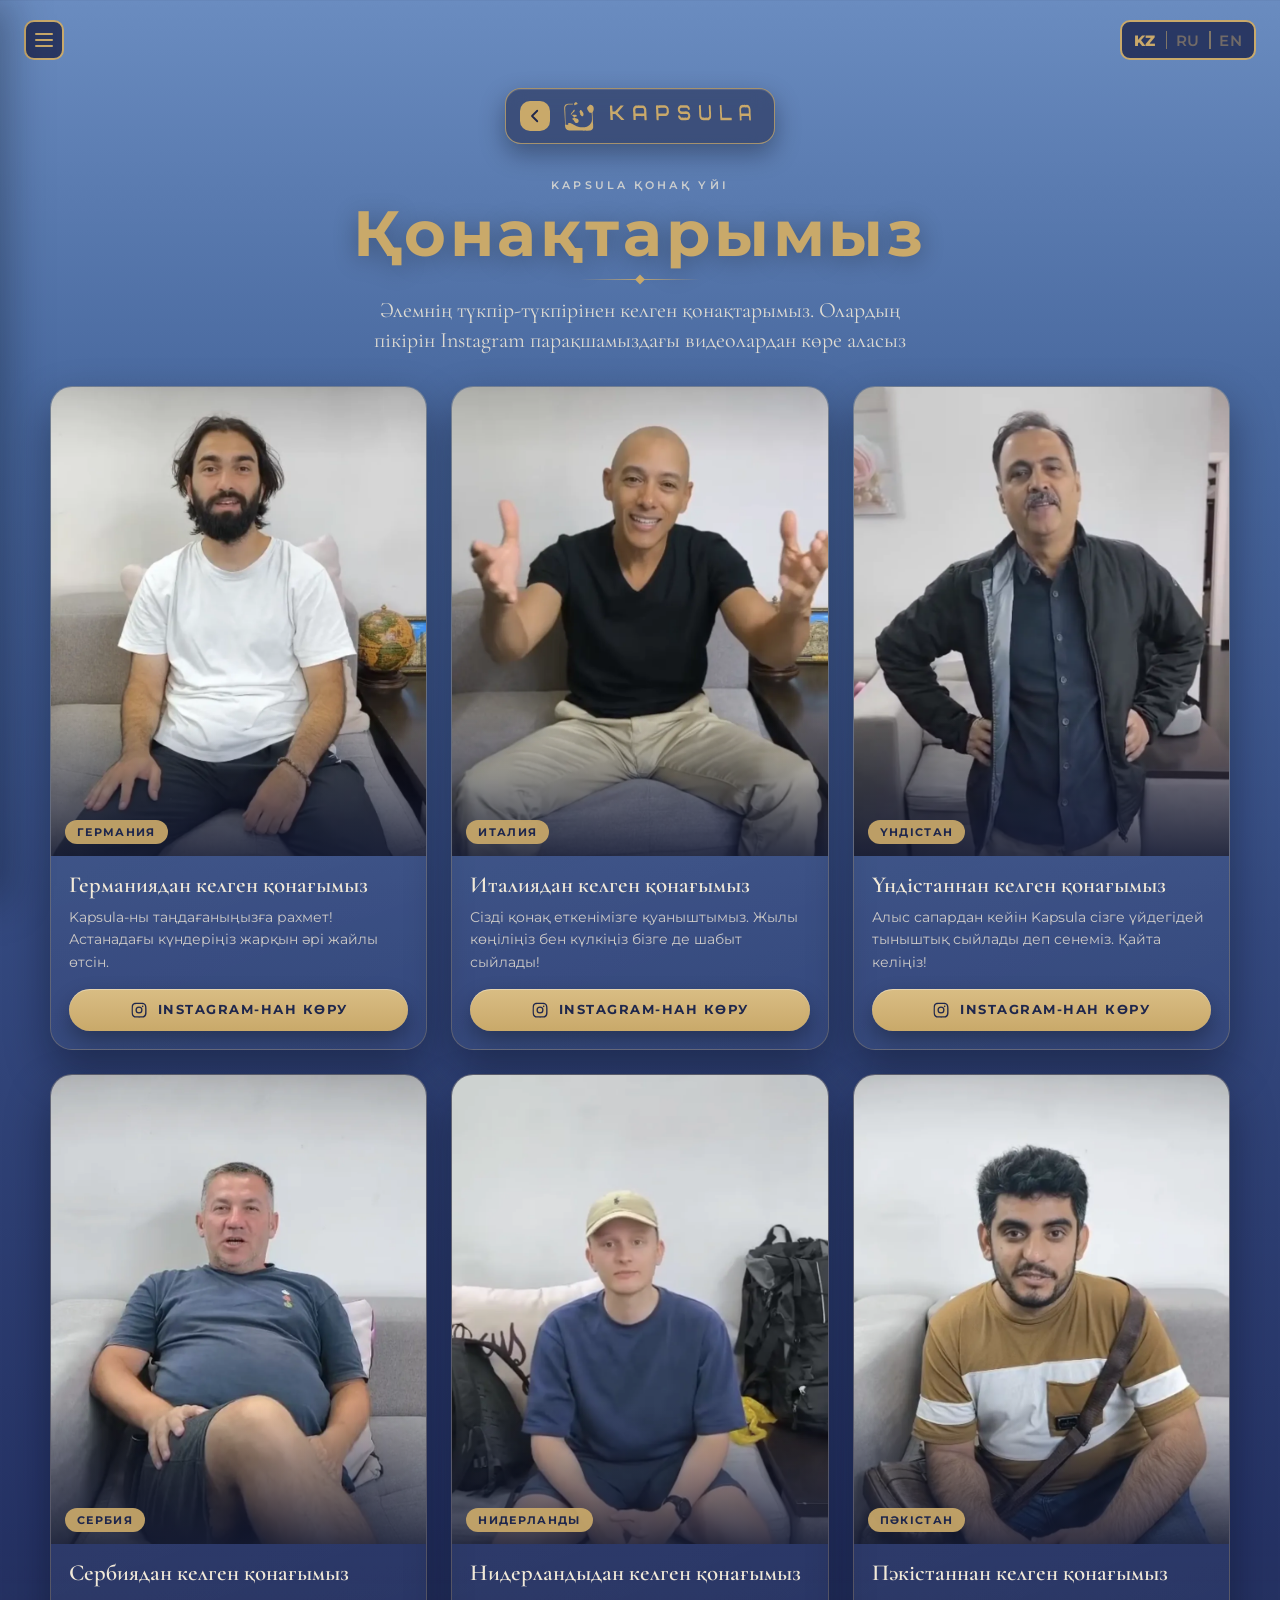
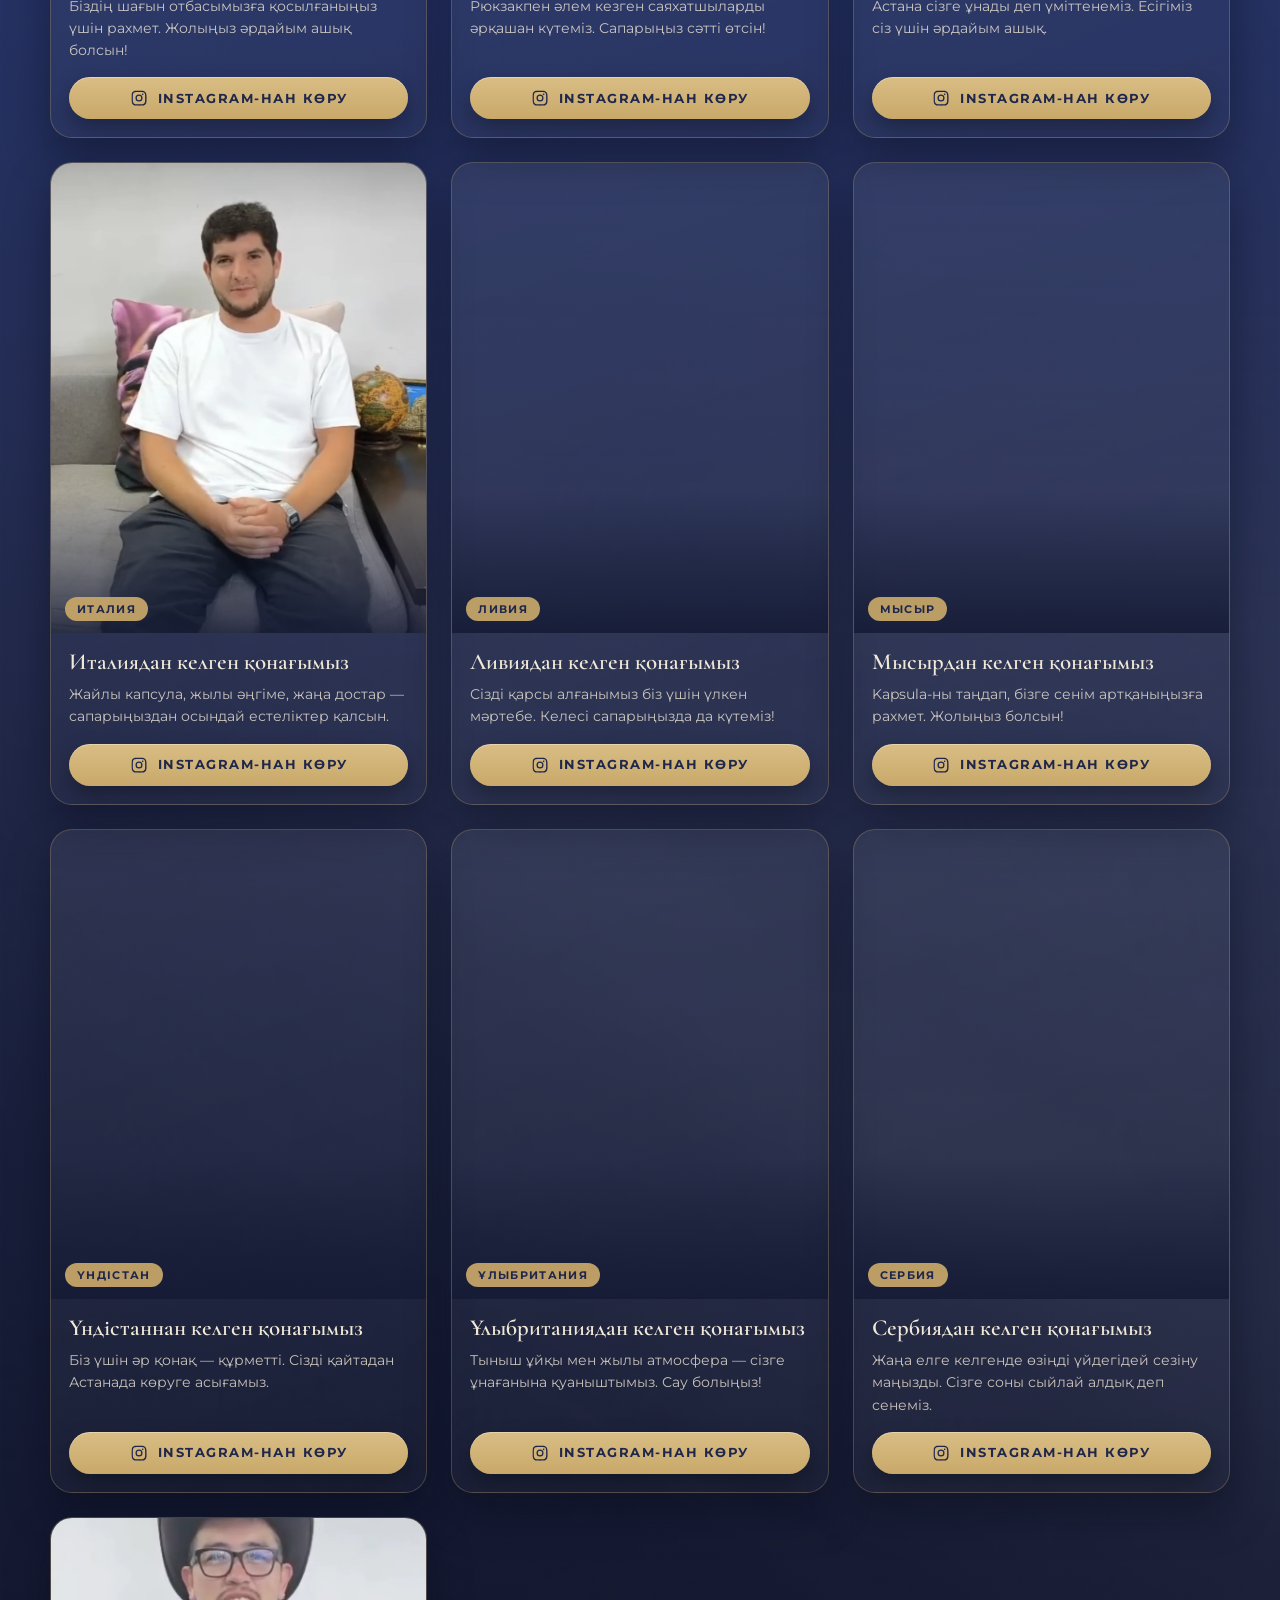
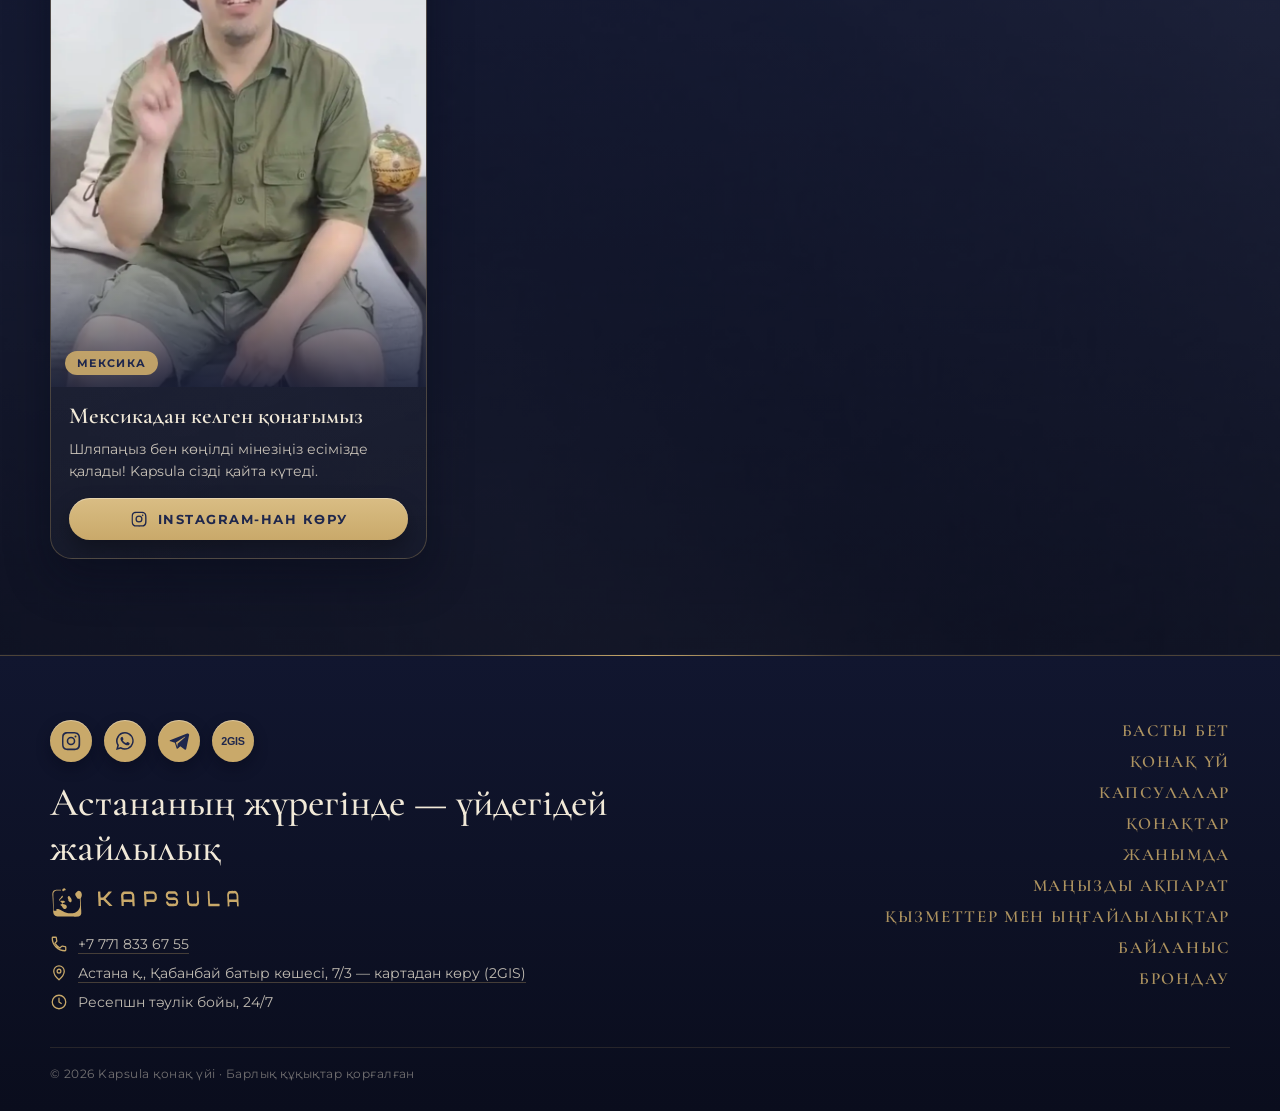
<file: guests.html>
<!DOCTYPE html>
<html lang="kk">
<head>
  <meta charset="UTF-8">
  <meta name="viewport" content="width=device-width, initial-scale=1, viewport-fit=cover">
  <meta name="theme-color" content="#4a6aa0">
  <title>Қонақтарымыз — Kapsula қонақ үйі</title>
  <meta name="description" content="Астананың дәл ортасындағы жайлы капсулалық қонақ үй: әйелдер мен ерлер капсулалары, VIP бөлме, ортақ ас үй, тапшан. Тәулігіне 6 000 ₸-ден. Брондау — WhatsApp арқылы.">
  <!-- Сілтемені WhatsApp/Telegram-ға жібергенде көрінетін атау, сипаттама және сурет.
       сайт мекенжайы: https://023islammm-cmyk.github.io/kapsula-hotel/ -->
  <meta property="og:url" content="https://023islammm-cmyk.github.io/kapsula-hotel/guests.html">
  <meta property="og:type" content="website">
  <meta property="og:site_name" content="Kapsula қонақ үйі">
  <meta property="og:locale" content="kk_KZ">
  <meta property="og:title" content="Қонақтарымыз — Kapsula қонақ үйі">
  <meta property="og:description" content="Астананың дәл ортасындағы жайлы капсулалық қонақ үй: әйелдер мен ерлер капсулалары, VIP бөлме, ортақ ас үй, тапшан. Тәулігіне 6 000 ₸-ден. Брондау — WhatsApp арқылы.">
  <meta property="og:image" content="https://023islammm-cmyk.github.io/kapsula-hotel/images/og-cover.jpg">
  <meta property="og:image:width" content="1200">
  <meta property="og:image:height" content="630">
  <meta name="twitter:card" content="summary_large_image">
  <link rel="preconnect" href="https://fonts.googleapis.com">
  <link rel="preconnect" href="https://fonts.gstatic.com" crossorigin>
  <link rel="stylesheet" href="https://fonts.googleapis.com/css2?family=Cormorant+Garamond:wght@500;600&family=Montserrat:wght@500;600;700&display=swap">
  <link rel="stylesheet" href="css/style.css">
  <link rel="stylesheet" href="css/page.css">
</head>
<body class="subpage">

  <!-- Жоғарғы бекітілген батырмалар -->
  <header class="topbar">
    <button class="menu-btn glass" type="button" aria-label="Мәзір" data-i18n-aria="menu.open"
            aria-expanded="false" aria-controls="menu">
      <span></span><span></span><span></span>
    </button>

    <nav class="lang glass" aria-label="Тіл">
      <button type="button" data-lang="kk" aria-pressed="true">KZ</button>
      <button type="button" data-lang="ru" aria-pressed="false">RU</button>
      <button type="button" data-lang="en" aria-pressed="false">EN</button>
    </nav>
  </header>

  <!-- Мәзір: сол жақтан ортаға дейін шығады -->
  <div class="menu-overlay" data-menu-close></div>
  <aside class="menu" id="menu" aria-hidden="true" inert>
    <div class="menu__head">
      <!-- Kapsula логотипі — басылмайды -->
      <div class="menu__logo" role="img" aria-label="Kapsula"></div>
      <button class="menu__close" type="button" aria-label="Жабу" data-i18n-aria="menu.close" data-menu-close>
        <span></span><span></span>
      </button>
    </div>

    <nav class="menu__nav">
      <ul class="menu__list">
        <li><a href="capsule.html" data-i18n="menu.kapsula">Kapsula</a></li>
        <li><a href="info.html" data-i18n="menu.info">Маңызды ақпарат</a></li>
        <li><a href="services.html" data-i18n="menu.services">Қызметтер мен ыңғайлылықтар</a></li>
        <li><a href="#contact" data-contact data-i18n="menu.contact">Байланыс</a></li>
        <li><a href="info.html#airport" data-i18n="menu.airport">Әуежайға транспорт</a></li>
        <li><a href="#booking" data-booking data-i18n="menu.booking">Брондау</a></li>
      </ul>
    </nav>

    <!-- Сілтемелер кейін нақты нөмір/аккаунтпен ауыстырылады -->
    <div class="menu__social">
      <a class="soc" href="https://wa.me/77718336755" aria-label="WhatsApp" target="_blank" rel="noopener">
        <svg viewBox="0 0 24 24" aria-hidden="true"><path d="M12 2.2a9.7 9.7 0 0 0-8.4 14.6L2.2 21.8l5.1-1.3A9.7 9.7 0 1 0 12 2.2zm0 17.7c-1.5 0-2.9-.4-4.1-1.1l-.3-.2-3 .8.8-2.9-.2-.3A8 8 0 1 1 12 19.9zm4.4-6c-.2-.1-1.4-.7-1.7-.8-.2-.1-.4-.1-.5.1l-.8 1c-.1.2-.3.2-.5.1a6.6 6.6 0 0 1-3.3-2.9c-.2-.4.2-.4.7-1.3.1-.1 0-.3 0-.4l-.8-1.8c-.2-.5-.4-.4-.5-.4h-.5c-.2 0-.4.1-.6.3-.2.2-.8.8-.8 2s.9 2.3 1 2.5c.1.2 1.7 2.6 4.2 3.7 1.6.7 2.2.7 3 .6.5-.1 1.4-.6 1.6-1.1.2-.6.2-1 .1-1.1l-.6-.4z"/></svg>
      </a>
      <a class="soc" href="https://www.instagram.com/kapsula.hotel.astana/" aria-label="Instagram" target="_blank" rel="noopener">
        <svg viewBox="0 0 24 24" aria-hidden="true"><path d="M12 7.3a4.7 4.7 0 1 0 0 9.4 4.7 4.7 0 0 0 0-9.4zm0 7.7a3 3 0 1 1 0-6 3 3 0 0 1 0 6zm6-7.9a1.1 1.1 0 1 1-2.2 0 1.1 1.1 0 0 1 2.2 0zM21.9 8.2c-.1-1.6-.4-3-1.6-4.2S17.4 2.4 15.8 2.3c-1.6-.1-6.5-.1-8.1 0C6.1 2.4 4.7 2.7 3.5 3.9S2.4 6.6 2.3 8.2c-.1 1.6-.1 6.5 0 8.1.1 1.6.4 3 1.6 4.2s2.6 1.5 4.2 1.6c1.6.1 6.5.1 8.1 0 1.6-.1 3-.4 4.2-1.6s1.5-2.6 1.6-4.2c.1-1.6.1-6.5-.1-8.1zM19.8 18a3.3 3.3 0 0 1-1.9 1.9c-1.3.5-4.4.4-5.9.4s-4.6.1-5.9-.4A3.3 3.3 0 0 1 4.2 18c-.5-1.3-.4-4.4-.4-5.9s-.1-4.6.4-5.9A3.3 3.3 0 0 1 6.1 4.3c1.3-.5 4.4-.4 5.9-.4s4.6-.1 5.9.4a3.3 3.3 0 0 1 1.9 1.9c.5 1.3.4 4.4.4 5.9s.1 4.6-.4 5.9z"/></svg>
      </a>
      <a class="soc soc--2gis" href="https://2gis.kz/astana/geo/70000001028295261" aria-label="2GIS" target="_blank" rel="noopener">
        <svg viewBox="0 0 24 24" aria-hidden="true"><text x="12" y="15.2" text-anchor="middle" font-family="Arial, Helvetica, sans-serif" font-weight="700" font-size="8.6" letter-spacing="-.2">2GIS</text></svg>
      </a>
    </div>
  </aside>


  <main class="cap">
    <header class="cap__head">
      <a class="back" href="index.html" aria-label="Басты бетке оралу" data-i18n-aria="back">
        <span class="back__arrow"><svg viewBox="0 0 24 24" aria-hidden="true"><path d="M15 5 8 12l7 7"/></svg></span>
        <span class="back__logo"></span>
      </a>
      <p class="cap__kicker" data-i18n="cap.kicker">Kapsula қонақ үйі</p>
      <h1 class="cap__title" data-i18n="guests.title">Қонақтарымыз</h1>
      <span class="welcome__line" aria-hidden="true"></span>
      <p class="cap__lead" data-i18n="guests.lead">Әлемнің түкпір-түкпірінен келген қонақтарымыз. Олардың пікірін Instagram парақшамыздағы видеолардан көре аласыз</p>
    </header>

    <ul class="guests">
      <li class="guest reveal">
        <div class="guest__photo">
          <img src="images/guest-05.webp" alt="Германиядан келген қонағымыз" data-i18n-alt="g.t.germany" loading="lazy" decoding="async">
          <span class="guest__country" data-i18n="g.c.germany">Германия</span>
        </div>
        <div class="guest__body">
          <h2 class="guest__title" data-i18n="g.t.germany">Германиядан келген қонағымыз</h2>
          <p class="guest__text" data-i18n="g.x1">Kapsula-ны таңдағаныңызға рахмет! Астанадағы күндеріңіз жарқын әрі жайлы өтсін.</p>
          <a class="ig-btn" href="https://www.instagram.com/kapsula.hotel.astana/" target="_blank" rel="noopener"><svg viewBox="0 0 24 24" aria-hidden="true"><path d="M12 7.3a4.7 4.7 0 1 0 0 9.4 4.7 4.7 0 0 0 0-9.4zm0 7.7a3 3 0 1 1 0-6 3 3 0 0 1 0 6zm6-7.9a1.1 1.1 0 1 1-2.2 0 1.1 1.1 0 0 1 2.2 0zM21.9 8.2c-.1-1.6-.4-3-1.6-4.2S17.4 2.4 15.8 2.3c-1.6-.1-6.5-.1-8.1 0C6.1 2.4 4.7 2.7 3.5 3.9S2.4 6.6 2.3 8.2c-.1 1.6-.1 6.5 0 8.1.1 1.6.4 3 1.6 4.2s2.6 1.5 4.2 1.6c1.6.1 6.5.1 8.1 0 1.6-.1 3-.4 4.2-1.6s1.5-2.6 1.6-4.2c.1-1.6.1-6.5-.1-8.1zM19.8 18a3.3 3.3 0 0 1-1.9 1.9c-1.3.5-4.4.4-5.9.4s-4.6.1-5.9-.4A3.3 3.3 0 0 1 4.2 18c-.5-1.3-.4-4.4-.4-5.9s-.1-4.6.4-5.9A3.3 3.3 0 0 1 6.1 4.3c1.3-.5 4.4-.4 5.9-.4s4.6-.1 5.9.4a3.3 3.3 0 0 1 1.9 1.9c.5 1.3.4 4.4.4 5.9s.1 4.6-.4 5.9z"/></svg><span data-i18n="g.ig">Instagram-нан көру</span></a>
        </div>
      </li>
      <li class="guest reveal">
        <div class="guest__photo">
          <img src="images/guest-04.webp" alt="Италиядан келген қонағымыз" data-i18n-alt="g.t.italy" loading="lazy" decoding="async">
          <span class="guest__country" data-i18n="g.c.italy">Италия</span>
        </div>
        <div class="guest__body">
          <h2 class="guest__title" data-i18n="g.t.italy">Италиядан келген қонағымыз</h2>
          <p class="guest__text" data-i18n="g.x2">Сізді қонақ еткенімізге қуаныштымыз. Жылы көңіліңіз бен күлкіңіз бізге де шабыт сыйлады!</p>
          <a class="ig-btn" href="https://www.instagram.com/kapsula.hotel.astana/" target="_blank" rel="noopener"><svg viewBox="0 0 24 24" aria-hidden="true"><path d="M12 7.3a4.7 4.7 0 1 0 0 9.4 4.7 4.7 0 0 0 0-9.4zm0 7.7a3 3 0 1 1 0-6 3 3 0 0 1 0 6zm6-7.9a1.1 1.1 0 1 1-2.2 0 1.1 1.1 0 0 1 2.2 0zM21.9 8.2c-.1-1.6-.4-3-1.6-4.2S17.4 2.4 15.8 2.3c-1.6-.1-6.5-.1-8.1 0C6.1 2.4 4.7 2.7 3.5 3.9S2.4 6.6 2.3 8.2c-.1 1.6-.1 6.5 0 8.1.1 1.6.4 3 1.6 4.2s2.6 1.5 4.2 1.6c1.6.1 6.5.1 8.1 0 1.6-.1 3-.4 4.2-1.6s1.5-2.6 1.6-4.2c.1-1.6.1-6.5-.1-8.1zM19.8 18a3.3 3.3 0 0 1-1.9 1.9c-1.3.5-4.4.4-5.9.4s-4.6.1-5.9-.4A3.3 3.3 0 0 1 4.2 18c-.5-1.3-.4-4.4-.4-5.9s-.1-4.6.4-5.9A3.3 3.3 0 0 1 6.1 4.3c1.3-.5 4.4-.4 5.9-.4s4.6-.1 5.9.4a3.3 3.3 0 0 1 1.9 1.9c.5 1.3.4 4.4.4 5.9s.1 4.6-.4 5.9z"/></svg><span data-i18n="g.ig">Instagram-нан көру</span></a>
        </div>
      </li>
      <li class="guest reveal">
        <div class="guest__photo">
          <img src="images/guest-01.webp" alt="Үндістаннан келген қонағымыз" data-i18n-alt="g.t.india" loading="lazy" decoding="async">
          <span class="guest__country" data-i18n="g.c.india">Үндістан</span>
        </div>
        <div class="guest__body">
          <h2 class="guest__title" data-i18n="g.t.india">Үндістаннан келген қонағымыз</h2>
          <p class="guest__text" data-i18n="g.x3">Алыс сапардан кейін Kapsula сізге үйдегідей тыныштық сыйлады деп сенеміз. Қайта келіңіз!</p>
          <a class="ig-btn" href="https://www.instagram.com/kapsula.hotel.astana/" target="_blank" rel="noopener"><svg viewBox="0 0 24 24" aria-hidden="true"><path d="M12 7.3a4.7 4.7 0 1 0 0 9.4 4.7 4.7 0 0 0 0-9.4zm0 7.7a3 3 0 1 1 0-6 3 3 0 0 1 0 6zm6-7.9a1.1 1.1 0 1 1-2.2 0 1.1 1.1 0 0 1 2.2 0zM21.9 8.2c-.1-1.6-.4-3-1.6-4.2S17.4 2.4 15.8 2.3c-1.6-.1-6.5-.1-8.1 0C6.1 2.4 4.7 2.7 3.5 3.9S2.4 6.6 2.3 8.2c-.1 1.6-.1 6.5 0 8.1.1 1.6.4 3 1.6 4.2s2.6 1.5 4.2 1.6c1.6.1 6.5.1 8.1 0 1.6-.1 3-.4 4.2-1.6s1.5-2.6 1.6-4.2c.1-1.6.1-6.5-.1-8.1zM19.8 18a3.3 3.3 0 0 1-1.9 1.9c-1.3.5-4.4.4-5.9.4s-4.6.1-5.9-.4A3.3 3.3 0 0 1 4.2 18c-.5-1.3-.4-4.4-.4-5.9s-.1-4.6.4-5.9A3.3 3.3 0 0 1 6.1 4.3c1.3-.5 4.4-.4 5.9-.4s4.6-.1 5.9.4a3.3 3.3 0 0 1 1.9 1.9c.5 1.3.4 4.4.4 5.9s.1 4.6-.4 5.9z"/></svg><span data-i18n="g.ig">Instagram-нан көру</span></a>
        </div>
      </li>
      <li class="guest reveal">
        <div class="guest__photo">
          <img src="images/guest-02.webp" alt="Сербиядан келген қонағымыз" data-i18n-alt="g.t.serbia" loading="lazy" decoding="async">
          <span class="guest__country" data-i18n="g.c.serbia">Сербия</span>
        </div>
        <div class="guest__body">
          <h2 class="guest__title" data-i18n="g.t.serbia">Сербиядан келген қонағымыз</h2>
          <p class="guest__text" data-i18n="g.x4">Біздің шағын отбасымызға қосылғаныңыз үшін рахмет. Жолыңыз әрдайым ашық болсын!</p>
          <a class="ig-btn" href="https://www.instagram.com/kapsula.hotel.astana/" target="_blank" rel="noopener"><svg viewBox="0 0 24 24" aria-hidden="true"><path d="M12 7.3a4.7 4.7 0 1 0 0 9.4 4.7 4.7 0 0 0 0-9.4zm0 7.7a3 3 0 1 1 0-6 3 3 0 0 1 0 6zm6-7.9a1.1 1.1 0 1 1-2.2 0 1.1 1.1 0 0 1 2.2 0zM21.9 8.2c-.1-1.6-.4-3-1.6-4.2S17.4 2.4 15.8 2.3c-1.6-.1-6.5-.1-8.1 0C6.1 2.4 4.7 2.7 3.5 3.9S2.4 6.6 2.3 8.2c-.1 1.6-.1 6.5 0 8.1.1 1.6.4 3 1.6 4.2s2.6 1.5 4.2 1.6c1.6.1 6.5.1 8.1 0 1.6-.1 3-.4 4.2-1.6s1.5-2.6 1.6-4.2c.1-1.6.1-6.5-.1-8.1zM19.8 18a3.3 3.3 0 0 1-1.9 1.9c-1.3.5-4.4.4-5.9.4s-4.6.1-5.9-.4A3.3 3.3 0 0 1 4.2 18c-.5-1.3-.4-4.4-.4-5.9s-.1-4.6.4-5.9A3.3 3.3 0 0 1 6.1 4.3c1.3-.5 4.4-.4 5.9-.4s4.6-.1 5.9.4a3.3 3.3 0 0 1 1.9 1.9c.5 1.3.4 4.4.4 5.9s.1 4.6-.4 5.9z"/></svg><span data-i18n="g.ig">Instagram-нан көру</span></a>
        </div>
      </li>
      <li class="guest reveal">
        <div class="guest__photo">
          <img src="images/guest-03.webp" alt="Нидерландыдан келген қонағымыз" data-i18n-alt="g.t.netherlands" loading="lazy" decoding="async">
          <span class="guest__country" data-i18n="g.c.netherlands">Нидерланды</span>
        </div>
        <div class="guest__body">
          <h2 class="guest__title" data-i18n="g.t.netherlands">Нидерландыдан келген қонағымыз</h2>
          <p class="guest__text" data-i18n="g.x5">Рюкзакпен әлем кезген саяхатшыларды әрқашан күтеміз. Сапарыңыз сәтті өтсін!</p>
          <a class="ig-btn" href="https://www.instagram.com/kapsula.hotel.astana/" target="_blank" rel="noopener"><svg viewBox="0 0 24 24" aria-hidden="true"><path d="M12 7.3a4.7 4.7 0 1 0 0 9.4 4.7 4.7 0 0 0 0-9.4zm0 7.7a3 3 0 1 1 0-6 3 3 0 0 1 0 6zm6-7.9a1.1 1.1 0 1 1-2.2 0 1.1 1.1 0 0 1 2.2 0zM21.9 8.2c-.1-1.6-.4-3-1.6-4.2S17.4 2.4 15.8 2.3c-1.6-.1-6.5-.1-8.1 0C6.1 2.4 4.7 2.7 3.5 3.9S2.4 6.6 2.3 8.2c-.1 1.6-.1 6.5 0 8.1.1 1.6.4 3 1.6 4.2s2.6 1.5 4.2 1.6c1.6.1 6.5.1 8.1 0 1.6-.1 3-.4 4.2-1.6s1.5-2.6 1.6-4.2c.1-1.6.1-6.5-.1-8.1zM19.8 18a3.3 3.3 0 0 1-1.9 1.9c-1.3.5-4.4.4-5.9.4s-4.6.1-5.9-.4A3.3 3.3 0 0 1 4.2 18c-.5-1.3-.4-4.4-.4-5.9s-.1-4.6.4-5.9A3.3 3.3 0 0 1 6.1 4.3c1.3-.5 4.4-.4 5.9-.4s4.6-.1 5.9.4a3.3 3.3 0 0 1 1.9 1.9c.5 1.3.4 4.4.4 5.9s.1 4.6-.4 5.9z"/></svg><span data-i18n="g.ig">Instagram-нан көру</span></a>
        </div>
      </li>
      <li class="guest reveal">
        <div class="guest__photo">
          <img src="images/guest-09.webp" alt="Пәкістаннан келген қонағымыз" data-i18n-alt="g.t.pakistan" loading="lazy" decoding="async">
          <span class="guest__country" data-i18n="g.c.pakistan">Пәкістан</span>
        </div>
        <div class="guest__body">
          <h2 class="guest__title" data-i18n="g.t.pakistan">Пәкістаннан келген қонағымыз</h2>
          <p class="guest__text" data-i18n="g.x6">Астана сізге ұнады деп үміттенеміз. Есігіміз сіз үшін әрдайым ашық.</p>
          <a class="ig-btn" href="https://www.instagram.com/kapsula.hotel.astana/" target="_blank" rel="noopener"><svg viewBox="0 0 24 24" aria-hidden="true"><path d="M12 7.3a4.7 4.7 0 1 0 0 9.4 4.7 4.7 0 0 0 0-9.4zm0 7.7a3 3 0 1 1 0-6 3 3 0 0 1 0 6zm6-7.9a1.1 1.1 0 1 1-2.2 0 1.1 1.1 0 0 1 2.2 0zM21.9 8.2c-.1-1.6-.4-3-1.6-4.2S17.4 2.4 15.8 2.3c-1.6-.1-6.5-.1-8.1 0C6.1 2.4 4.7 2.7 3.5 3.9S2.4 6.6 2.3 8.2c-.1 1.6-.1 6.5 0 8.1.1 1.6.4 3 1.6 4.2s2.6 1.5 4.2 1.6c1.6.1 6.5.1 8.1 0 1.6-.1 3-.4 4.2-1.6s1.5-2.6 1.6-4.2c.1-1.6.1-6.5-.1-8.1zM19.8 18a3.3 3.3 0 0 1-1.9 1.9c-1.3.5-4.4.4-5.9.4s-4.6.1-5.9-.4A3.3 3.3 0 0 1 4.2 18c-.5-1.3-.4-4.4-.4-5.9s-.1-4.6.4-5.9A3.3 3.3 0 0 1 6.1 4.3c1.3-.5 4.4-.4 5.9-.4s4.6-.1 5.9.4a3.3 3.3 0 0 1 1.9 1.9c.5 1.3.4 4.4.4 5.9s.1 4.6-.4 5.9z"/></svg><span data-i18n="g.ig">Instagram-нан көру</span></a>
        </div>
      </li>
      <li class="guest reveal">
        <div class="guest__photo">
          <img src="images/guest-06.webp" alt="Италиядан келген қонағымыз" data-i18n-alt="g.t.italy" loading="lazy" decoding="async">
          <span class="guest__country" data-i18n="g.c.italy">Италия</span>
        </div>
        <div class="guest__body">
          <h2 class="guest__title" data-i18n="g.t.italy">Италиядан келген қонағымыз</h2>
          <p class="guest__text" data-i18n="g.x7">Жайлы капсула, жылы әңгіме, жаңа достар — сапарыңыздан осындай естеліктер қалсын.</p>
          <a class="ig-btn" href="https://www.instagram.com/kapsula.hotel.astana/" target="_blank" rel="noopener"><svg viewBox="0 0 24 24" aria-hidden="true"><path d="M12 7.3a4.7 4.7 0 1 0 0 9.4 4.7 4.7 0 0 0 0-9.4zm0 7.7a3 3 0 1 1 0-6 3 3 0 0 1 0 6zm6-7.9a1.1 1.1 0 1 1-2.2 0 1.1 1.1 0 0 1 2.2 0zM21.9 8.2c-.1-1.6-.4-3-1.6-4.2S17.4 2.4 15.8 2.3c-1.6-.1-6.5-.1-8.1 0C6.1 2.4 4.7 2.7 3.5 3.9S2.4 6.6 2.3 8.2c-.1 1.6-.1 6.5 0 8.1.1 1.6.4 3 1.6 4.2s2.6 1.5 4.2 1.6c1.6.1 6.5.1 8.1 0 1.6-.1 3-.4 4.2-1.6s1.5-2.6 1.6-4.2c.1-1.6.1-6.5-.1-8.1zM19.8 18a3.3 3.3 0 0 1-1.9 1.9c-1.3.5-4.4.4-5.9.4s-4.6.1-5.9-.4A3.3 3.3 0 0 1 4.2 18c-.5-1.3-.4-4.4-.4-5.9s-.1-4.6.4-5.9A3.3 3.3 0 0 1 6.1 4.3c1.3-.5 4.4-.4 5.9-.4s4.6-.1 5.9.4a3.3 3.3 0 0 1 1.9 1.9c.5 1.3.4 4.4.4 5.9s.1 4.6-.4 5.9z"/></svg><span data-i18n="g.ig">Instagram-нан көру</span></a>
        </div>
      </li>
      <li class="guest reveal">
        <div class="guest__photo">
          <img src="images/guest-10.webp" alt="Ливиядан келген қонағымыз" data-i18n-alt="g.t.libya" loading="lazy" decoding="async">
          <span class="guest__country" data-i18n="g.c.libya">Ливия</span>
        </div>
        <div class="guest__body">
          <h2 class="guest__title" data-i18n="g.t.libya">Ливиядан келген қонағымыз</h2>
          <p class="guest__text" data-i18n="g.x8">Сізді қарсы алғанымыз біз үшін үлкен мәртебе. Келесі сапарыңызда да күтеміз!</p>
          <a class="ig-btn" href="https://www.instagram.com/kapsula.hotel.astana/" target="_blank" rel="noopener"><svg viewBox="0 0 24 24" aria-hidden="true"><path d="M12 7.3a4.7 4.7 0 1 0 0 9.4 4.7 4.7 0 0 0 0-9.4zm0 7.7a3 3 0 1 1 0-6 3 3 0 0 1 0 6zm6-7.9a1.1 1.1 0 1 1-2.2 0 1.1 1.1 0 0 1 2.2 0zM21.9 8.2c-.1-1.6-.4-3-1.6-4.2S17.4 2.4 15.8 2.3c-1.6-.1-6.5-.1-8.1 0C6.1 2.4 4.7 2.7 3.5 3.9S2.4 6.6 2.3 8.2c-.1 1.6-.1 6.5 0 8.1.1 1.6.4 3 1.6 4.2s2.6 1.5 4.2 1.6c1.6.1 6.5.1 8.1 0 1.6-.1 3-.4 4.2-1.6s1.5-2.6 1.6-4.2c.1-1.6.1-6.5-.1-8.1zM19.8 18a3.3 3.3 0 0 1-1.9 1.9c-1.3.5-4.4.4-5.9.4s-4.6.1-5.9-.4A3.3 3.3 0 0 1 4.2 18c-.5-1.3-.4-4.4-.4-5.9s-.1-4.6.4-5.9A3.3 3.3 0 0 1 6.1 4.3c1.3-.5 4.4-.4 5.9-.4s4.6-.1 5.9.4a3.3 3.3 0 0 1 1.9 1.9c.5 1.3.4 4.4.4 5.9s.1 4.6-.4 5.9z"/></svg><span data-i18n="g.ig">Instagram-нан көру</span></a>
        </div>
      </li>
      <li class="guest reveal">
        <div class="guest__photo">
          <img src="images/guest-11.webp" alt="Мысырдан келген қонағымыз" data-i18n-alt="g.t.egypt" loading="lazy" decoding="async">
          <span class="guest__country" data-i18n="g.c.egypt">Мысыр</span>
        </div>
        <div class="guest__body">
          <h2 class="guest__title" data-i18n="g.t.egypt">Мысырдан келген қонағымыз</h2>
          <p class="guest__text" data-i18n="g.x9">Kapsula-ны таңдап, бізге сенім артқаныңызға рахмет. Жолыңыз болсын!</p>
          <a class="ig-btn" href="https://www.instagram.com/kapsula.hotel.astana/" target="_blank" rel="noopener"><svg viewBox="0 0 24 24" aria-hidden="true"><path d="M12 7.3a4.7 4.7 0 1 0 0 9.4 4.7 4.7 0 0 0 0-9.4zm0 7.7a3 3 0 1 1 0-6 3 3 0 0 1 0 6zm6-7.9a1.1 1.1 0 1 1-2.2 0 1.1 1.1 0 0 1 2.2 0zM21.9 8.2c-.1-1.6-.4-3-1.6-4.2S17.4 2.4 15.8 2.3c-1.6-.1-6.5-.1-8.1 0C6.1 2.4 4.7 2.7 3.5 3.9S2.4 6.6 2.3 8.2c-.1 1.6-.1 6.5 0 8.1.1 1.6.4 3 1.6 4.2s2.6 1.5 4.2 1.6c1.6.1 6.5.1 8.1 0 1.6-.1 3-.4 4.2-1.6s1.5-2.6 1.6-4.2c.1-1.6.1-6.5-.1-8.1zM19.8 18a3.3 3.3 0 0 1-1.9 1.9c-1.3.5-4.4.4-5.9.4s-4.6.1-5.9-.4A3.3 3.3 0 0 1 4.2 18c-.5-1.3-.4-4.4-.4-5.9s-.1-4.6.4-5.9A3.3 3.3 0 0 1 6.1 4.3c1.3-.5 4.4-.4 5.9-.4s4.6-.1 5.9.4a3.3 3.3 0 0 1 1.9 1.9c.5 1.3.4 4.4.4 5.9s.1 4.6-.4 5.9z"/></svg><span data-i18n="g.ig">Instagram-нан көру</span></a>
        </div>
      </li>
      <li class="guest reveal">
        <div class="guest__photo">
          <img src="images/guest-07.webp" alt="Үндістаннан келген қонағымыз" data-i18n-alt="g.t.india" loading="lazy" decoding="async">
          <span class="guest__country" data-i18n="g.c.india">Үндістан</span>
        </div>
        <div class="guest__body">
          <h2 class="guest__title" data-i18n="g.t.india">Үндістаннан келген қонағымыз</h2>
          <p class="guest__text" data-i18n="g.x10">Біз үшін әр қонақ — құрметті. Сізді қайтадан Астанада көруге асығамыз.</p>
          <a class="ig-btn" href="https://www.instagram.com/kapsula.hotel.astana/" target="_blank" rel="noopener"><svg viewBox="0 0 24 24" aria-hidden="true"><path d="M12 7.3a4.7 4.7 0 1 0 0 9.4 4.7 4.7 0 0 0 0-9.4zm0 7.7a3 3 0 1 1 0-6 3 3 0 0 1 0 6zm6-7.9a1.1 1.1 0 1 1-2.2 0 1.1 1.1 0 0 1 2.2 0zM21.9 8.2c-.1-1.6-.4-3-1.6-4.2S17.4 2.4 15.8 2.3c-1.6-.1-6.5-.1-8.1 0C6.1 2.4 4.7 2.7 3.5 3.9S2.4 6.6 2.3 8.2c-.1 1.6-.1 6.5 0 8.1.1 1.6.4 3 1.6 4.2s2.6 1.5 4.2 1.6c1.6.1 6.5.1 8.1 0 1.6-.1 3-.4 4.2-1.6s1.5-2.6 1.6-4.2c.1-1.6.1-6.5-.1-8.1zM19.8 18a3.3 3.3 0 0 1-1.9 1.9c-1.3.5-4.4.4-5.9.4s-4.6.1-5.9-.4A3.3 3.3 0 0 1 4.2 18c-.5-1.3-.4-4.4-.4-5.9s-.1-4.6.4-5.9A3.3 3.3 0 0 1 6.1 4.3c1.3-.5 4.4-.4 5.9-.4s4.6-.1 5.9.4a3.3 3.3 0 0 1 1.9 1.9c.5 1.3.4 4.4.4 5.9s.1 4.6-.4 5.9z"/></svg><span data-i18n="g.ig">Instagram-нан көру</span></a>
        </div>
      </li>
      <li class="guest reveal">
        <div class="guest__photo">
          <img src="images/guest-12.webp" alt="Ұлыбританиядан келген қонағымыз" data-i18n-alt="g.t.uk" loading="lazy" decoding="async">
          <span class="guest__country" data-i18n="g.c.uk">Ұлыбритания</span>
        </div>
        <div class="guest__body">
          <h2 class="guest__title" data-i18n="g.t.uk">Ұлыбританиядан келген қонағымыз</h2>
          <p class="guest__text" data-i18n="g.x11">Тыныш ұйқы мен жылы атмосфера — сізге ұнағанына қуаныштымыз. Сау болыңыз!</p>
          <a class="ig-btn" href="https://www.instagram.com/kapsula.hotel.astana/" target="_blank" rel="noopener"><svg viewBox="0 0 24 24" aria-hidden="true"><path d="M12 7.3a4.7 4.7 0 1 0 0 9.4 4.7 4.7 0 0 0 0-9.4zm0 7.7a3 3 0 1 1 0-6 3 3 0 0 1 0 6zm6-7.9a1.1 1.1 0 1 1-2.2 0 1.1 1.1 0 0 1 2.2 0zM21.9 8.2c-.1-1.6-.4-3-1.6-4.2S17.4 2.4 15.8 2.3c-1.6-.1-6.5-.1-8.1 0C6.1 2.4 4.7 2.7 3.5 3.9S2.4 6.6 2.3 8.2c-.1 1.6-.1 6.5 0 8.1.1 1.6.4 3 1.6 4.2s2.6 1.5 4.2 1.6c1.6.1 6.5.1 8.1 0 1.6-.1 3-.4 4.2-1.6s1.5-2.6 1.6-4.2c.1-1.6.1-6.5-.1-8.1zM19.8 18a3.3 3.3 0 0 1-1.9 1.9c-1.3.5-4.4.4-5.9.4s-4.6.1-5.9-.4A3.3 3.3 0 0 1 4.2 18c-.5-1.3-.4-4.4-.4-5.9s-.1-4.6.4-5.9A3.3 3.3 0 0 1 6.1 4.3c1.3-.5 4.4-.4 5.9-.4s4.6-.1 5.9.4a3.3 3.3 0 0 1 1.9 1.9c.5 1.3.4 4.4.4 5.9s.1 4.6-.4 5.9z"/></svg><span data-i18n="g.ig">Instagram-нан көру</span></a>
        </div>
      </li>
      <li class="guest reveal">
        <div class="guest__photo">
          <img src="images/guest-08.webp" alt="Сербиядан келген қонағымыз" data-i18n-alt="g.t.serbia" loading="lazy" decoding="async">
          <span class="guest__country" data-i18n="g.c.serbia">Сербия</span>
        </div>
        <div class="guest__body">
          <h2 class="guest__title" data-i18n="g.t.serbia">Сербиядан келген қонағымыз</h2>
          <p class="guest__text" data-i18n="g.x12">Жаңа елге келгенде өзіңді үйдегідей сезіну маңызды. Сізге соны сыйлай алдық деп сенеміз.</p>
          <a class="ig-btn" href="https://www.instagram.com/kapsula.hotel.astana/" target="_blank" rel="noopener"><svg viewBox="0 0 24 24" aria-hidden="true"><path d="M12 7.3a4.7 4.7 0 1 0 0 9.4 4.7 4.7 0 0 0 0-9.4zm0 7.7a3 3 0 1 1 0-6 3 3 0 0 1 0 6zm6-7.9a1.1 1.1 0 1 1-2.2 0 1.1 1.1 0 0 1 2.2 0zM21.9 8.2c-.1-1.6-.4-3-1.6-4.2S17.4 2.4 15.8 2.3c-1.6-.1-6.5-.1-8.1 0C6.1 2.4 4.7 2.7 3.5 3.9S2.4 6.6 2.3 8.2c-.1 1.6-.1 6.5 0 8.1.1 1.6.4 3 1.6 4.2s2.6 1.5 4.2 1.6c1.6.1 6.5.1 8.1 0 1.6-.1 3-.4 4.2-1.6s1.5-2.6 1.6-4.2c.1-1.6.1-6.5-.1-8.1zM19.8 18a3.3 3.3 0 0 1-1.9 1.9c-1.3.5-4.4.4-5.9.4s-4.6.1-5.9-.4A3.3 3.3 0 0 1 4.2 18c-.5-1.3-.4-4.4-.4-5.9s-.1-4.6.4-5.9A3.3 3.3 0 0 1 6.1 4.3c1.3-.5 4.4-.4 5.9-.4s4.6-.1 5.9.4a3.3 3.3 0 0 1 1.9 1.9c.5 1.3.4 4.4.4 5.9s.1 4.6-.4 5.9z"/></svg><span data-i18n="g.ig">Instagram-нан көру</span></a>
        </div>
      </li>
      <li class="guest reveal">
        <div class="guest__photo">
          <img src="images/guest-13.webp" alt="Мексикадан келген қонағымыз" data-i18n-alt="g.t.mexico" loading="lazy" decoding="async">
          <span class="guest__country" data-i18n="g.c.mexico">Мексика</span>
        </div>
        <div class="guest__body">
          <h2 class="guest__title" data-i18n="g.t.mexico">Мексикадан келген қонағымыз</h2>
          <p class="guest__text" data-i18n="g.x13">Шляпаңыз бен көңілді мінезіңіз есімізде қалады! Kapsula сізді қайта күтеді.</p>
          <a class="ig-btn" href="https://www.instagram.com/kapsula.hotel.astana/" target="_blank" rel="noopener"><svg viewBox="0 0 24 24" aria-hidden="true"><path d="M12 7.3a4.7 4.7 0 1 0 0 9.4 4.7 4.7 0 0 0 0-9.4zm0 7.7a3 3 0 1 1 0-6 3 3 0 0 1 0 6zm6-7.9a1.1 1.1 0 1 1-2.2 0 1.1 1.1 0 0 1 2.2 0zM21.9 8.2c-.1-1.6-.4-3-1.6-4.2S17.4 2.4 15.8 2.3c-1.6-.1-6.5-.1-8.1 0C6.1 2.4 4.7 2.7 3.5 3.9S2.4 6.6 2.3 8.2c-.1 1.6-.1 6.5 0 8.1.1 1.6.4 3 1.6 4.2s2.6 1.5 4.2 1.6c1.6.1 6.5.1 8.1 0 1.6-.1 3-.4 4.2-1.6s1.5-2.6 1.6-4.2c.1-1.6.1-6.5-.1-8.1zM19.8 18a3.3 3.3 0 0 1-1.9 1.9c-1.3.5-4.4.4-5.9.4s-4.6.1-5.9-.4A3.3 3.3 0 0 1 4.2 18c-.5-1.3-.4-4.4-.4-5.9s-.1-4.6.4-5.9A3.3 3.3 0 0 1 6.1 4.3c1.3-.5 4.4-.4 5.9-.4s4.6-.1 5.9.4a3.3 3.3 0 0 1 1.9 1.9c.5 1.3.4 4.4.4 5.9s.1 4.6-.4 5.9z"/></svg><span data-i18n="g.ig">Instagram-нан көру</span></a>
        </div>
      </li>
    </ul>
  </main>

  <!-- Сайттың төменгі бөлігі: әлеуметтік желілер, ұран, логотип, байланыс, бөлімдер -->
  <footer class="ft">
    <div class="ft__inner">
      <div class="ft__brand">
        <div class="ft__soc">
          <a class="soc" href="https://www.instagram.com/kapsula.hotel.astana/" aria-label="Instagram" target="_blank" rel="noopener"><svg viewBox="0 0 24 24" aria-hidden="true"><path d="M12 7.3a4.7 4.7 0 1 0 0 9.4 4.7 4.7 0 0 0 0-9.4zm0 7.7a3 3 0 1 1 0-6 3 3 0 0 1 0 6zm6-7.9a1.1 1.1 0 1 1-2.2 0 1.1 1.1 0 0 1 2.2 0zM21.9 8.2c-.1-1.6-.4-3-1.6-4.2S17.4 2.4 15.8 2.3c-1.6-.1-6.5-.1-8.1 0C6.1 2.4 4.7 2.7 3.5 3.9S2.4 6.6 2.3 8.2c-.1 1.6-.1 6.5 0 8.1.1 1.6.4 3 1.6 4.2s2.6 1.5 4.2 1.6c1.6.1 6.5.1 8.1 0 1.6-.1 3-.4 4.2-1.6s1.5-2.6 1.6-4.2c.1-1.6.1-6.5-.1-8.1zM19.8 18a3.3 3.3 0 0 1-1.9 1.9c-1.3.5-4.4.4-5.9.4s-4.6.1-5.9-.4A3.3 3.3 0 0 1 4.2 18c-.5-1.3-.4-4.4-.4-5.9s-.1-4.6.4-5.9A3.3 3.3 0 0 1 6.1 4.3c1.3-.5 4.4-.4 5.9-.4s4.6-.1 5.9.4a3.3 3.3 0 0 1 1.9 1.9c.5 1.3.4 4.4.4 5.9s.1 4.6-.4 5.9z"/></svg></a>
          <a class="soc" href="https://wa.me/77718336755" aria-label="WhatsApp" target="_blank" rel="noopener"><svg viewBox="0 0 24 24" aria-hidden="true"><path d="M12 2.2a9.7 9.7 0 0 0-8.4 14.6L2.2 21.8l5.1-1.3A9.7 9.7 0 1 0 12 2.2zm0 17.7c-1.5 0-2.9-.4-4.1-1.1l-.3-.2-3 .8.8-2.9-.2-.3A8 8 0 1 1 12 19.9zm4.4-6c-.2-.1-1.4-.7-1.7-.8-.2-.1-.4-.1-.5.1l-.8 1c-.1.2-.3.2-.5.1a6.6 6.6 0 0 1-3.3-2.9c-.2-.4.2-.4.7-1.3.1-.1 0-.3 0-.4l-.8-1.8c-.2-.5-.4-.4-.5-.4h-.5c-.2 0-.4.1-.6.3-.2.2-.8.8-.8 2s.9 2.3 1 2.5c.1.2 1.7 2.6 4.2 3.7 1.6.7 2.2.7 3 .6.5-.1 1.4-.6 1.6-1.1.2-.6.2-1 .1-1.1l-.6-.4z"/></svg></a>
          <a class="soc" href="https://t.me/+77718336755" aria-label="Telegram" target="_blank" rel="noopener"><svg viewBox="0 0 24 24" aria-hidden="true"><path d="M21.5 3.6 2.9 10.8c-1.3.5-1.3 1.2-.2 1.6l4.8 1.5 1.8 5.6c.2.6.1.9.8.9.5 0 .7-.2 1-.5l2.3-2.2 4.8 3.5c.9.5 1.5.2 1.7-.8l3.1-14.8c.3-1.3-.5-1.9-1.5-1.5zM8.6 13.5l9.7-6.1c.5-.3.9-.1.5.2l-8.3 7.5-.3 3.5z"/></svg></a>
          <a class="soc soc--2gis" href="https://2gis.kz/astana/geo/70000001028295261" aria-label="2GIS" target="_blank" rel="noopener"><svg viewBox="0 0 24 24" aria-hidden="true"><text x="12" y="15.2" text-anchor="middle" font-family="Arial, Helvetica, sans-serif" font-weight="700" font-size="8.6" letter-spacing="-.2">2GIS</text></svg></a>
        </div>
        <p class="ft__motto" data-i18n="ft.motto">Астананың жүрегінде — үйдегідей жайлылық</p>
        <a class="ft__logo" href="index.html" aria-label="Kapsula — басты бет" data-i18n-aria="back"></a>
        <ul class="ft__contacts">
          <li><svg viewBox="0 0 24 24" aria-hidden="true"><path d="M6.6 10.8a15.2 15.2 0 0 0 6.6 6.6l2.2-2.2a1 1 0 0 1 1-.25 11.4 11.4 0 0 0 3.6.57 1 1 0 0 1 1 1V20a1 1 0 0 1-1 1A17 17 0 0 1 3 4a1 1 0 0 1 1-1h3.5a1 1 0 0 1 1 1c0 1.25.2 2.45.57 3.57a1 1 0 0 1-.25 1z"/></svg><a href="tel:+77718336755">+7 771 833 67 55</a></li>
          <li><svg viewBox="0 0 24 24" aria-hidden="true"><path d="M12 21s-7-6.2-7-11.5a7 7 0 0 1 14 0C19 14.8 12 21 12 21z"/><circle cx="12" cy="9.5" r="2.5"/></svg><a href="https://2gis.kz/astana/geo/70000001028295261" target="_blank" rel="noopener" data-i18n="ft.map">Астана қ., Қабанбай батыр көшесі, 7/3 — картадан көру (2GIS)</a></li>
          <li><svg viewBox="0 0 24 24" aria-hidden="true"><circle cx="12" cy="12" r="9"/><path d="M12 7v5l3 2"/></svg><span data-i18n="ft.hours">Ресепшн тәулік бойы, 24/7</span></li>
        </ul>
      </div>
      <nav class="ft__nav" aria-label="Бөлімдер" data-i18n-aria="ft.nav">
        <a href="index.html" data-i18n="ft.home">Басты бет</a>
        <a href="hotel.html" data-i18n="quick.hotel">Қонақ үй</a>
        <a href="capsule.html" data-i18n="cap.title">Капсулалар</a>
        <a href="guests.html" data-i18n="quick.guests">Қонақтар</a>
        <a href="nearby.html" data-i18n="quick.nearby">Жанымда</a>
        <a href="info.html" data-i18n="menu.info">Маңызды ақпарат</a>
        <a href="services.html" data-i18n="menu.services">Қызметтер мен ыңғайлылықтар</a>
        <a href="#contact" data-contact data-i18n="menu.contact">Байланыс</a>
        <a href="#booking" data-booking data-i18n="menu.booking">Брондау</a>
      </nav>
    </div>
    <p class="ft__copy">© 2026 <span data-i18n="ft.copy">Kapsula қонақ үйі · Барлық құқықтар қорғалған</span></p>
  </footer>

  <!-- Брондау терезесі: экран ортасында, арты мөлдір-күңгірт. Толтырылған мәлімет WhatsApp хабарламасына айналады (js/main.js) -->
  <div class="bk-overlay" data-bk-close hidden></div>
  <div class="bk" id="booking-modal" role="dialog" aria-modal="true" aria-labelledby="bk-title" hidden>
    <button class="bk__close" type="button" data-bk-close aria-label="Жабу" data-i18n-aria="menu.close"><span></span><span></span></button>
    <h2 class="bk__title" id="bk-title" data-i18n="bk.title">Брондау</h2>
    <p class="bk__sub" data-i18n="bk.sub">Үш жолды толтырыңыз — қалғанын WhatsApp-та нақтылаймыз</p>
    <form class="bk__form" novalidate>
      <label class="bk__field">
        <span class="bk__label" data-i18n="bk.name">Аты-жөні</span>
        <input class="bk__input" type="text" name="name" autocomplete="name" maxlength="60" placeholder="Мысалы: Айгерім Сейітова" data-i18n-ph="bk.name.ph">
      </label>
      <div class="bk__field">
        <span class="bk__label" id="bk-days-label" data-i18n="bk.days">Қанша күнге</span>
        <div class="bk__days">
          <button class="bk__step" type="button" data-step="-1" aria-label="−1">−</button>
          <output class="bk__daysval" aria-live="polite"><b>1</b> <span class="bk__unit">күн</span></output>
          <button class="bk__step" type="button" data-step="1" aria-label="+1">+</button>
        </div>
        <input class="bk__range" type="range" name="days" min="1" max="31" value="1" aria-labelledby="bk-days-label">
      </div>
      <fieldset class="bk__field bk__gender bk__type">
        <legend class="bk__label" data-i18n="bk.type">Орын түрі</legend>
        <label class="bk__check"><input type="radio" name="type" value="single" checked><span class="bk__box" aria-hidden="true"></span><span data-i18n="bk.single">Бір адамдық</span></label>
        <label class="bk__check"><input type="radio" name="type" value="double"><span class="bk__box" aria-hidden="true"></span><span data-i18n="bk.double">Екі адамдық</span></label>
      </fieldset>
      <fieldset class="bk__field bk__gender bk__sex">
        <legend class="bk__label" data-i18n="bk.gender">Жынысы</legend>
        <label class="bk__check"><input type="radio" name="gender" value="male"><span class="bk__box" aria-hidden="true"></span><span data-i18n="bk.male">Ер</span></label>
        <label class="bk__check"><input type="radio" name="gender" value="female"><span class="bk__box" aria-hidden="true"></span><span data-i18n="bk.female">Әйел</span></label>
      </fieldset>
      <div class="bk__price">
        <span class="bk__label" data-i18n="bk.price">Бағасы</span>
        <b class="bk__total">6 000 ₸</b>
        <small class="bk__per"></small>
      </div>
      <p class="bk__err" role="alert" hidden></p>
      <button class="bk__submit" type="submit"><svg viewBox="0 0 24 24" aria-hidden="true"><path d="M12 2.2a9.7 9.7 0 0 0-8.4 14.6L2.2 21.8l5.1-1.3A9.7 9.7 0 1 0 12 2.2zm0 17.7c-1.5 0-2.9-.4-4.1-1.1l-.3-.2-3 .8.8-2.9-.2-.3A8 8 0 1 1 12 19.9zm4.4-6c-.2-.1-1.4-.7-1.7-.8-.2-.1-.4-.1-.5.1l-.8 1c-.1.2-.3.2-.5.1a6.6 6.6 0 0 1-3.3-2.9c-.2-.4.2-.4.7-1.3.1-.1 0-.3 0-.4l-.8-1.8c-.2-.5-.4-.4-.5-.4h-.5c-.2 0-.4.1-.6.3-.2.2-.8.8-.8 2s.9 2.3 1 2.5c.1.2 1.7 2.6 4.2 3.7 1.6.7 2.2.7 3 .6.5-.1 1.4-.6 1.6-1.1.2-.6.2-1 .1-1.1l-.6-.4z"/></svg><span data-i18n="bk.submit">Брондау</span></button>
      <p class="bk__hint" data-i18n="bk.hint">Батырманы басқанда WhatsApp ашылады, хабарлама өзі жазылып тұрады</p>
    </form>
  </div>

  <!-- «Байланыс» терезесі: WhatsApp, Telegram, қоңырау -->
  <div class="bk-overlay ct-overlay" data-ct-close hidden></div>
  <div class="bk ct" id="contact-modal" role="dialog" aria-modal="true" aria-labelledby="ct-title" hidden>
    <button class="bk__close" type="button" data-ct-close aria-label="Жабу" data-i18n-aria="menu.close"><span></span><span></span></button>
    <h2 class="bk__title" id="ct-title" data-i18n="ct.title">Байланыс</h2>
    <p class="bk__sub" data-i18n="ct.sub">Сізге ыңғайлы тәсілді таңдаңыз — тез жауап береміз</p>
    <div class="ct__list">
      <a class="ct__btn ct__btn--wa" href="https://wa.me/77718336755" target="_blank" rel="noopener"><span class="ct__ico"><svg viewBox="0 0 24 24" aria-hidden="true"><path d="M12 2.2a9.7 9.7 0 0 0-8.4 14.6L2.2 21.8l5.1-1.3A9.7 9.7 0 1 0 12 2.2zm0 17.7c-1.5 0-2.9-.4-4.1-1.1l-.3-.2-3 .8.8-2.9-.2-.3A8 8 0 1 1 12 19.9zm4.4-6c-.2-.1-1.4-.7-1.7-.8-.2-.1-.4-.1-.5.1l-.8 1c-.1.2-.3.2-.5.1a6.6 6.6 0 0 1-3.3-2.9c-.2-.4.2-.4.7-1.3.1-.1 0-.3 0-.4l-.8-1.8c-.2-.5-.4-.4-.5-.4h-.5c-.2 0-.4.1-.6.3-.2.2-.8.8-.8 2s.9 2.3 1 2.5c.1.2 1.7 2.6 4.2 3.7 1.6.7 2.2.7 3 .6.5-.1 1.4-.6 1.6-1.1.2-.6.2-1 .1-1.1l-.6-.4z"/></svg></span><span><b data-i18n="ct.wa">WhatsApp-қа жазу</b><small>+7 771 833 67 55</small></span></a>
      <a class="ct__btn ct__btn--tg" href="https://t.me/+77718336755" target="_blank" rel="noopener"><span class="ct__ico"><svg viewBox="0 0 24 24" aria-hidden="true"><path d="M21.5 3.6 2.9 10.8c-1.3.5-1.3 1.2-.2 1.6l4.8 1.5 1.8 5.6c.2.6.1.9.8.9.5 0 .7-.2 1-.5l2.3-2.2 4.8 3.5c.9.5 1.5.2 1.7-.8l3.1-14.8c.3-1.3-.5-1.9-1.5-1.5zM8.6 13.5l9.7-6.1c.5-.3.9-.1.5.2l-8.3 7.5-.3 3.5z"/></svg></span><span><b data-i18n="ct.tg">Telegram-ға жазу</b><small>+7 771 833 67 55</small></span></a>
      <a class="ct__btn ct__btn--ph" href="tel:+77718336755"><span class="ct__ico"><svg viewBox="0 0 24 24" aria-hidden="true"><path d="M6.6 10.8a15.2 15.2 0 0 0 6.6 6.6l2.2-2.2a1 1 0 0 1 1-.25 11.4 11.4 0 0 0 3.6.57 1 1 0 0 1 1 1V20a1 1 0 0 1-1 1A17 17 0 0 1 3 4a1 1 0 0 1 1-1h3.5a1 1 0 0 1 1 1c0 1.25.2 2.45.57 3.57a1 1 0 0 1-.25 1z"/></svg></span><span><b data-i18n="ct.call">Қоңырау шалу</b><small>+7 771 833 67 55</small></span></a>
    </div>
  </div>

  <script src="js/main.js"></script>
</body>
</html>
</file>
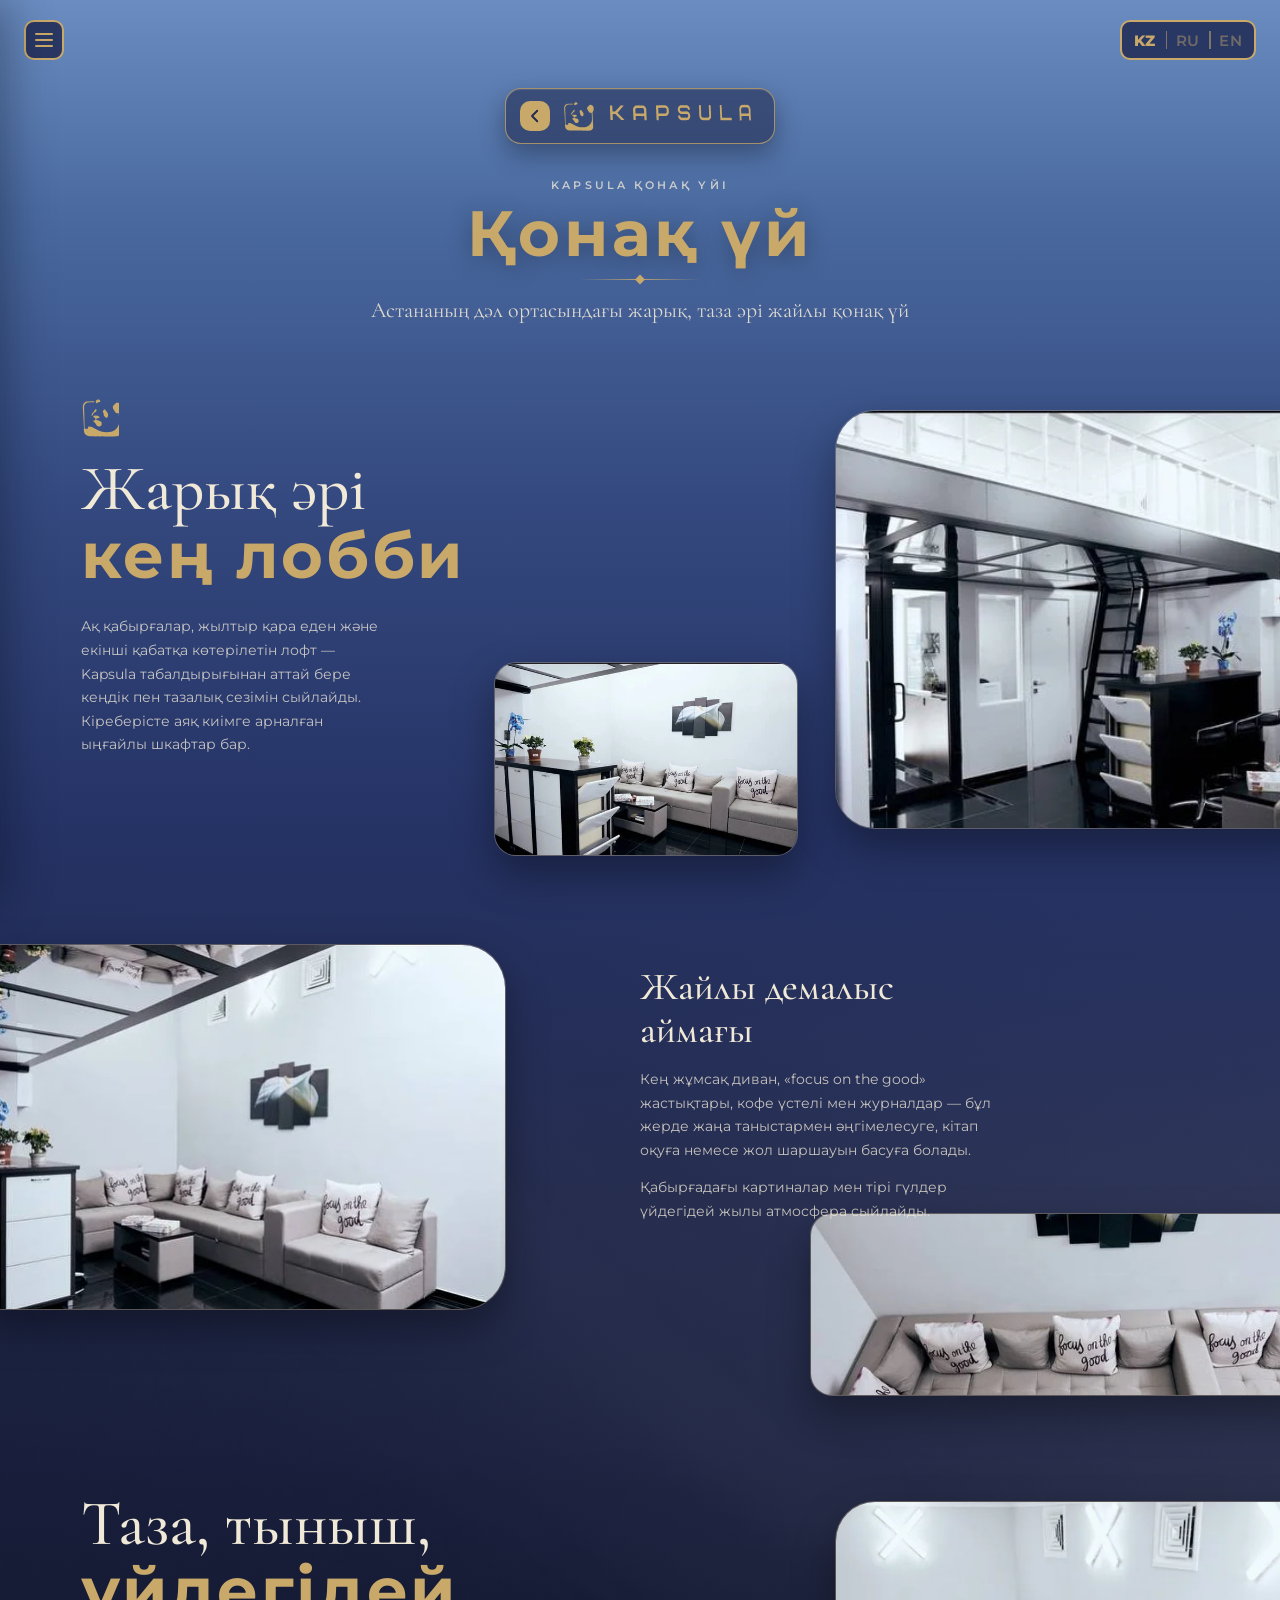
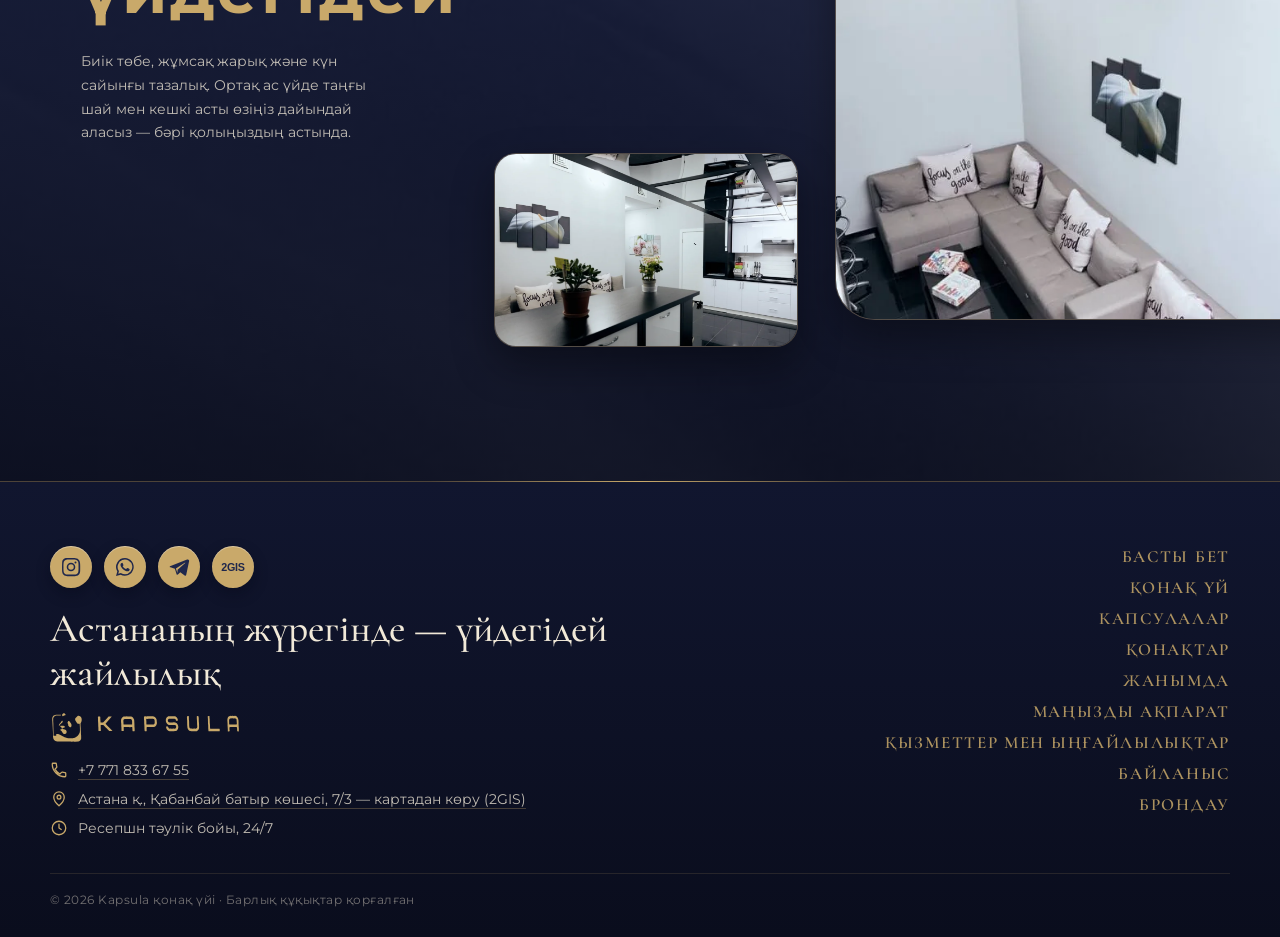
<file: hotel.html>
<!DOCTYPE html>
<html lang="kk">
<head>
  <meta charset="UTF-8">
  <meta name="viewport" content="width=device-width, initial-scale=1, viewport-fit=cover">
  <meta name="theme-color" content="#4a6aa0">
  <title>Қонақ үй — Kapsula қонақ үйі</title>
  <meta name="description" content="Астананың дәл ортасындағы жайлы капсулалық қонақ үй: әйелдер мен ерлер капсулалары, VIP бөлме, ортақ ас үй, тапшан. Тәулігіне 6 000 ₸-ден. Брондау — WhatsApp арқылы.">
  <!-- Сілтемені WhatsApp/Telegram-ға жібергенде көрінетін атау, сипаттама және сурет.
       сайт мекенжайы: https://023islammm-cmyk.github.io/kapsula-hotel/ -->
  <meta property="og:url" content="https://023islammm-cmyk.github.io/kapsula-hotel/hotel.html">
  <meta property="og:type" content="website">
  <meta property="og:site_name" content="Kapsula қонақ үйі">
  <meta property="og:locale" content="kk_KZ">
  <meta property="og:title" content="Қонақ үй — Kapsula қонақ үйі">
  <meta property="og:description" content="Астананың дәл ортасындағы жайлы капсулалық қонақ үй: әйелдер мен ерлер капсулалары, VIP бөлме, ортақ ас үй, тапшан. Тәулігіне 6 000 ₸-ден. Брондау — WhatsApp арқылы.">
  <meta property="og:image" content="https://023islammm-cmyk.github.io/kapsula-hotel/images/og-cover.jpg">
  <meta property="og:image:width" content="1200">
  <meta property="og:image:height" content="630">
  <meta name="twitter:card" content="summary_large_image">
  <link rel="preconnect" href="https://fonts.googleapis.com">
  <link rel="preconnect" href="https://fonts.gstatic.com" crossorigin>
  <link rel="stylesheet" href="https://fonts.googleapis.com/css2?family=Cormorant+Garamond:wght@500;600&family=Montserrat:wght@500;600;700&display=swap">
  <link rel="stylesheet" href="css/style.css">
  <link rel="stylesheet" href="css/page.css">
</head>
<body class="subpage">

  <!-- Жоғарғы бекітілген батырмалар -->
  <header class="topbar">
    <button class="menu-btn glass" type="button" aria-label="Мәзір" data-i18n-aria="menu.open"
            aria-expanded="false" aria-controls="menu">
      <span></span><span></span><span></span>
    </button>

    <nav class="lang glass" aria-label="Тіл">
      <button type="button" data-lang="kk" aria-pressed="true">KZ</button>
      <button type="button" data-lang="ru" aria-pressed="false">RU</button>
      <button type="button" data-lang="en" aria-pressed="false">EN</button>
    </nav>
  </header>

  <!-- Мәзір: сол жақтан ортаға дейін шығады -->
  <div class="menu-overlay" data-menu-close></div>
  <aside class="menu" id="menu" aria-hidden="true" inert>
    <div class="menu__head">
      <!-- Kapsula логотипі — басылмайды -->
      <div class="menu__logo" role="img" aria-label="Kapsula"></div>
      <button class="menu__close" type="button" aria-label="Жабу" data-i18n-aria="menu.close" data-menu-close>
        <span></span><span></span>
      </button>
    </div>

    <nav class="menu__nav">
      <ul class="menu__list">
        <li><a href="capsule.html" data-i18n="menu.kapsula">Kapsula</a></li>
        <li><a href="info.html" data-i18n="menu.info">Маңызды ақпарат</a></li>
        <li><a href="services.html" data-i18n="menu.services">Қызметтер мен ыңғайлылықтар</a></li>
        <li><a href="#contact" data-contact data-i18n="menu.contact">Байланыс</a></li>
        <li><a href="info.html#airport" data-i18n="menu.airport">Әуежайға транспорт</a></li>
        <li><a href="#booking" data-booking data-i18n="menu.booking">Брондау</a></li>
      </ul>
    </nav>

    <!-- Сілтемелер кейін нақты нөмір/аккаунтпен ауыстырылады -->
    <div class="menu__social">
      <a class="soc" href="https://wa.me/77718336755" aria-label="WhatsApp" target="_blank" rel="noopener">
        <svg viewBox="0 0 24 24" aria-hidden="true"><path d="M12 2.2a9.7 9.7 0 0 0-8.4 14.6L2.2 21.8l5.1-1.3A9.7 9.7 0 1 0 12 2.2zm0 17.7c-1.5 0-2.9-.4-4.1-1.1l-.3-.2-3 .8.8-2.9-.2-.3A8 8 0 1 1 12 19.9zm4.4-6c-.2-.1-1.4-.7-1.7-.8-.2-.1-.4-.1-.5.1l-.8 1c-.1.2-.3.2-.5.1a6.6 6.6 0 0 1-3.3-2.9c-.2-.4.2-.4.7-1.3.1-.1 0-.3 0-.4l-.8-1.8c-.2-.5-.4-.4-.5-.4h-.5c-.2 0-.4.1-.6.3-.2.2-.8.8-.8 2s.9 2.3 1 2.5c.1.2 1.7 2.6 4.2 3.7 1.6.7 2.2.7 3 .6.5-.1 1.4-.6 1.6-1.1.2-.6.2-1 .1-1.1l-.6-.4z"/></svg>
      </a>
      <a class="soc" href="https://www.instagram.com/kapsula.hotel.astana/" aria-label="Instagram" target="_blank" rel="noopener">
        <svg viewBox="0 0 24 24" aria-hidden="true"><path d="M12 7.3a4.7 4.7 0 1 0 0 9.4 4.7 4.7 0 0 0 0-9.4zm0 7.7a3 3 0 1 1 0-6 3 3 0 0 1 0 6zm6-7.9a1.1 1.1 0 1 1-2.2 0 1.1 1.1 0 0 1 2.2 0zM21.9 8.2c-.1-1.6-.4-3-1.6-4.2S17.4 2.4 15.8 2.3c-1.6-.1-6.5-.1-8.1 0C6.1 2.4 4.7 2.7 3.5 3.9S2.4 6.6 2.3 8.2c-.1 1.6-.1 6.5 0 8.1.1 1.6.4 3 1.6 4.2s2.6 1.5 4.2 1.6c1.6.1 6.5.1 8.1 0 1.6-.1 3-.4 4.2-1.6s1.5-2.6 1.6-4.2c.1-1.6.1-6.5-.1-8.1zM19.8 18a3.3 3.3 0 0 1-1.9 1.9c-1.3.5-4.4.4-5.9.4s-4.6.1-5.9-.4A3.3 3.3 0 0 1 4.2 18c-.5-1.3-.4-4.4-.4-5.9s-.1-4.6.4-5.9A3.3 3.3 0 0 1 6.1 4.3c1.3-.5 4.4-.4 5.9-.4s4.6-.1 5.9.4a3.3 3.3 0 0 1 1.9 1.9c.5 1.3.4 4.4.4 5.9s.1 4.6-.4 5.9z"/></svg>
      </a>
      <a class="soc soc--2gis" href="https://2gis.kz/astana/geo/70000001028295261" aria-label="2GIS" target="_blank" rel="noopener">
        <svg viewBox="0 0 24 24" aria-hidden="true"><text x="12" y="15.2" text-anchor="middle" font-family="Arial, Helvetica, sans-serif" font-weight="700" font-size="8.6" letter-spacing="-.2">2GIS</text></svg>
      </a>
    </div>
  </aside>


  <main class="cap">
    <header class="cap__head">
      <a class="back" href="index.html" aria-label="Басты бетке оралу" data-i18n-aria="back">
        <span class="back__arrow"><svg viewBox="0 0 24 24" aria-hidden="true"><path d="M15 5 8 12l7 7"/></svg></span>
        <span class="back__logo"></span>
      </a>
      <p class="cap__kicker" data-i18n="cap.kicker">Kapsula қонақ үйі</p>
      <h1 class="cap__title" data-i18n="hotel.title">Қонақ үй</h1>
      <span class="welcome__line" aria-hidden="true"></span>
      <p class="cap__lead" data-i18n="hotel.lead">Астананың дәл ортасындағы жарық, таза әрі жайлы қонақ үй</p>
    </header>

    <section class="story story--a">
      <div class="story__text reveal">
        <span class="story__mark" aria-hidden="true"></span>
        <h2 class="story__title"><span data-i18n="hotel.a.t1">Жарық әрі</span><br class="br-desk"> <strong data-i18n="hotel.a.t2">кең лобби</strong></h2>
        <p data-i18n="hotel.a.p">Ақ қабырғалар, жылтыр қара еден және екінші қабатқа көтерілетін лофт — Kapsula табалдырығынан аттай бере кеңдік пен тазалық сезімін сыйлайды. Кіреберісте аяқ киімге арналған ыңғайлы шкафтар бар.</p>
      </div>
      <div class="story__photos">
        <div class="ph ph--small reveal reveal--d1"><img src="images/hall-4.webp" alt="Кіреберіс пен аяқ киім шкафтары" data-i18n-alt="hotel.alt4" loading="lazy" decoding="async"></div>
        <div class="ph ph--big reveal reveal--d2"><img src="images/hall-3.webp" alt="Лофт пен лобби" data-i18n-alt="hotel.alt3" loading="lazy" decoding="async"></div>
      </div>
    </section>

    <section class="story story--b">
      <div class="story__photos">
        <div class="ph ph--big reveal reveal--d1"><img src="images/hall-5.webp" alt="Демалыс аймағы" data-i18n-alt="hotel.alt5" loading="lazy" decoding="async"></div>
        <div class="ph ph--small reveal reveal--d2"><img src="images/hall-1.webp" alt="Жұмсақ диван" data-i18n-alt="hotel.alt1" loading="lazy" decoding="async"></div>
      </div>
      <div class="story__text reveal">
        <h2 class="story__title" data-i18n="hotel.b.t">Жайлы демалыс аймағы</h2>
        <p data-i18n="hotel.b.p1">Кең жұмсақ диван, «focus on the good» жастықтары, кофе үстелі мен журналдар — бұл жерде жаңа таныстармен әңгімелесуге, кітап оқуға немесе жол шаршауын басуға болады.</p>
        <p data-i18n="hotel.b.p2">Қабырғадағы картиналар мен тірі гүлдер үйдегідей жылы атмосфера сыйлайды.</p>
      </div>
    </section>

    <section class="story story--a">
      <div class="story__text reveal">
        <h2 class="story__title"><span data-i18n="hotel.c.t1">Таза, тыныш,</span><br class="br-desk"> <strong data-i18n="hotel.c.t2">үйдегідей</strong></h2>
        <p data-i18n="hotel.c.p">Биік төбе, жұмсақ жарық және күн сайынғы тазалық. Ортақ ас үйде таңғы шай мен кешкі асты өзіңіз дайындай аласыз — бәрі қолыңыздың астында.</p>
      </div>
      <div class="story__photos">
        <div class="ph ph--small reveal reveal--d1"><img src="images/story-kitchen.webp" alt="Kapsula — ас үй" data-i18n-alt="sa.alt2" loading="lazy" decoding="async"></div>
        <div class="ph ph--big reveal reveal--d2"><img src="images/hall-2.webp" alt="Биік төбелі демалыс залы" data-i18n-alt="hotel.alt2" loading="lazy" decoding="async"></div>
      </div>
    </section>
  </main>

  <!-- Сайттың төменгі бөлігі: әлеуметтік желілер, ұран, логотип, байланыс, бөлімдер -->
  <footer class="ft">
    <div class="ft__inner">
      <div class="ft__brand">
        <div class="ft__soc">
          <a class="soc" href="https://www.instagram.com/kapsula.hotel.astana/" aria-label="Instagram" target="_blank" rel="noopener"><svg viewBox="0 0 24 24" aria-hidden="true"><path d="M12 7.3a4.7 4.7 0 1 0 0 9.4 4.7 4.7 0 0 0 0-9.4zm0 7.7a3 3 0 1 1 0-6 3 3 0 0 1 0 6zm6-7.9a1.1 1.1 0 1 1-2.2 0 1.1 1.1 0 0 1 2.2 0zM21.9 8.2c-.1-1.6-.4-3-1.6-4.2S17.4 2.4 15.8 2.3c-1.6-.1-6.5-.1-8.1 0C6.1 2.4 4.7 2.7 3.5 3.9S2.4 6.6 2.3 8.2c-.1 1.6-.1 6.5 0 8.1.1 1.6.4 3 1.6 4.2s2.6 1.5 4.2 1.6c1.6.1 6.5.1 8.1 0 1.6-.1 3-.4 4.2-1.6s1.5-2.6 1.6-4.2c.1-1.6.1-6.5-.1-8.1zM19.8 18a3.3 3.3 0 0 1-1.9 1.9c-1.3.5-4.4.4-5.9.4s-4.6.1-5.9-.4A3.3 3.3 0 0 1 4.2 18c-.5-1.3-.4-4.4-.4-5.9s-.1-4.6.4-5.9A3.3 3.3 0 0 1 6.1 4.3c1.3-.5 4.4-.4 5.9-.4s4.6-.1 5.9.4a3.3 3.3 0 0 1 1.9 1.9c.5 1.3.4 4.4.4 5.9s.1 4.6-.4 5.9z"/></svg></a>
          <a class="soc" href="https://wa.me/77718336755" aria-label="WhatsApp" target="_blank" rel="noopener"><svg viewBox="0 0 24 24" aria-hidden="true"><path d="M12 2.2a9.7 9.7 0 0 0-8.4 14.6L2.2 21.8l5.1-1.3A9.7 9.7 0 1 0 12 2.2zm0 17.7c-1.5 0-2.9-.4-4.1-1.1l-.3-.2-3 .8.8-2.9-.2-.3A8 8 0 1 1 12 19.9zm4.4-6c-.2-.1-1.4-.7-1.7-.8-.2-.1-.4-.1-.5.1l-.8 1c-.1.2-.3.2-.5.1a6.6 6.6 0 0 1-3.3-2.9c-.2-.4.2-.4.7-1.3.1-.1 0-.3 0-.4l-.8-1.8c-.2-.5-.4-.4-.5-.4h-.5c-.2 0-.4.1-.6.3-.2.2-.8.8-.8 2s.9 2.3 1 2.5c.1.2 1.7 2.6 4.2 3.7 1.6.7 2.2.7 3 .6.5-.1 1.4-.6 1.6-1.1.2-.6.2-1 .1-1.1l-.6-.4z"/></svg></a>
          <a class="soc" href="https://t.me/+77718336755" aria-label="Telegram" target="_blank" rel="noopener"><svg viewBox="0 0 24 24" aria-hidden="true"><path d="M21.5 3.6 2.9 10.8c-1.3.5-1.3 1.2-.2 1.6l4.8 1.5 1.8 5.6c.2.6.1.9.8.9.5 0 .7-.2 1-.5l2.3-2.2 4.8 3.5c.9.5 1.5.2 1.7-.8l3.1-14.8c.3-1.3-.5-1.9-1.5-1.5zM8.6 13.5l9.7-6.1c.5-.3.9-.1.5.2l-8.3 7.5-.3 3.5z"/></svg></a>
          <a class="soc soc--2gis" href="https://2gis.kz/astana/geo/70000001028295261" aria-label="2GIS" target="_blank" rel="noopener"><svg viewBox="0 0 24 24" aria-hidden="true"><text x="12" y="15.2" text-anchor="middle" font-family="Arial, Helvetica, sans-serif" font-weight="700" font-size="8.6" letter-spacing="-.2">2GIS</text></svg></a>
        </div>
        <p class="ft__motto" data-i18n="ft.motto">Астананың жүрегінде — үйдегідей жайлылық</p>
        <a class="ft__logo" href="index.html" aria-label="Kapsula — басты бет" data-i18n-aria="back"></a>
        <ul class="ft__contacts">
          <li><svg viewBox="0 0 24 24" aria-hidden="true"><path d="M6.6 10.8a15.2 15.2 0 0 0 6.6 6.6l2.2-2.2a1 1 0 0 1 1-.25 11.4 11.4 0 0 0 3.6.57 1 1 0 0 1 1 1V20a1 1 0 0 1-1 1A17 17 0 0 1 3 4a1 1 0 0 1 1-1h3.5a1 1 0 0 1 1 1c0 1.25.2 2.45.57 3.57a1 1 0 0 1-.25 1z"/></svg><a href="tel:+77718336755">+7 771 833 67 55</a></li>
          <li><svg viewBox="0 0 24 24" aria-hidden="true"><path d="M12 21s-7-6.2-7-11.5a7 7 0 0 1 14 0C19 14.8 12 21 12 21z"/><circle cx="12" cy="9.5" r="2.5"/></svg><a href="https://2gis.kz/astana/geo/70000001028295261" target="_blank" rel="noopener" data-i18n="ft.map">Астана қ., Қабанбай батыр көшесі, 7/3 — картадан көру (2GIS)</a></li>
          <li><svg viewBox="0 0 24 24" aria-hidden="true"><circle cx="12" cy="12" r="9"/><path d="M12 7v5l3 2"/></svg><span data-i18n="ft.hours">Ресепшн тәулік бойы, 24/7</span></li>
        </ul>
      </div>
      <nav class="ft__nav" aria-label="Бөлімдер" data-i18n-aria="ft.nav">
        <a href="index.html" data-i18n="ft.home">Басты бет</a>
        <a href="hotel.html" data-i18n="quick.hotel">Қонақ үй</a>
        <a href="capsule.html" data-i18n="cap.title">Капсулалар</a>
        <a href="guests.html" data-i18n="quick.guests">Қонақтар</a>
        <a href="nearby.html" data-i18n="quick.nearby">Жанымда</a>
        <a href="info.html" data-i18n="menu.info">Маңызды ақпарат</a>
        <a href="services.html" data-i18n="menu.services">Қызметтер мен ыңғайлылықтар</a>
        <a href="#contact" data-contact data-i18n="menu.contact">Байланыс</a>
        <a href="#booking" data-booking data-i18n="menu.booking">Брондау</a>
      </nav>
    </div>
    <p class="ft__copy">© 2026 <span data-i18n="ft.copy">Kapsula қонақ үйі · Барлық құқықтар қорғалған</span></p>
  </footer>

  <!-- Брондау терезесі: экран ортасында, арты мөлдір-күңгірт. Толтырылған мәлімет WhatsApp хабарламасына айналады (js/main.js) -->
  <div class="bk-overlay" data-bk-close hidden></div>
  <div class="bk" id="booking-modal" role="dialog" aria-modal="true" aria-labelledby="bk-title" hidden>
    <button class="bk__close" type="button" data-bk-close aria-label="Жабу" data-i18n-aria="menu.close"><span></span><span></span></button>
    <h2 class="bk__title" id="bk-title" data-i18n="bk.title">Брондау</h2>
    <p class="bk__sub" data-i18n="bk.sub">Үш жолды толтырыңыз — қалғанын WhatsApp-та нақтылаймыз</p>
    <form class="bk__form" novalidate>
      <label class="bk__field">
        <span class="bk__label" data-i18n="bk.name">Аты-жөні</span>
        <input class="bk__input" type="text" name="name" autocomplete="name" maxlength="60" placeholder="Мысалы: Айгерім Сейітова" data-i18n-ph="bk.name.ph">
      </label>
      <div class="bk__field">
        <span class="bk__label" id="bk-days-label" data-i18n="bk.days">Қанша күнге</span>
        <div class="bk__days">
          <button class="bk__step" type="button" data-step="-1" aria-label="−1">−</button>
          <output class="bk__daysval" aria-live="polite"><b>1</b> <span class="bk__unit">күн</span></output>
          <button class="bk__step" type="button" data-step="1" aria-label="+1">+</button>
        </div>
        <input class="bk__range" type="range" name="days" min="1" max="31" value="1" aria-labelledby="bk-days-label">
      </div>
      <fieldset class="bk__field bk__gender bk__type">
        <legend class="bk__label" data-i18n="bk.type">Орын түрі</legend>
        <label class="bk__check"><input type="radio" name="type" value="single" checked><span class="bk__box" aria-hidden="true"></span><span data-i18n="bk.single">Бір адамдық</span></label>
        <label class="bk__check"><input type="radio" name="type" value="double"><span class="bk__box" aria-hidden="true"></span><span data-i18n="bk.double">Екі адамдық</span></label>
      </fieldset>
      <fieldset class="bk__field bk__gender bk__sex">
        <legend class="bk__label" data-i18n="bk.gender">Жынысы</legend>
        <label class="bk__check"><input type="radio" name="gender" value="male"><span class="bk__box" aria-hidden="true"></span><span data-i18n="bk.male">Ер</span></label>
        <label class="bk__check"><input type="radio" name="gender" value="female"><span class="bk__box" aria-hidden="true"></span><span data-i18n="bk.female">Әйел</span></label>
      </fieldset>
      <div class="bk__price">
        <span class="bk__label" data-i18n="bk.price">Бағасы</span>
        <b class="bk__total">6 000 ₸</b>
        <small class="bk__per"></small>
      </div>
      <p class="bk__err" role="alert" hidden></p>
      <button class="bk__submit" type="submit"><svg viewBox="0 0 24 24" aria-hidden="true"><path d="M12 2.2a9.7 9.7 0 0 0-8.4 14.6L2.2 21.8l5.1-1.3A9.7 9.7 0 1 0 12 2.2zm0 17.7c-1.5 0-2.9-.4-4.1-1.1l-.3-.2-3 .8.8-2.9-.2-.3A8 8 0 1 1 12 19.9zm4.4-6c-.2-.1-1.4-.7-1.7-.8-.2-.1-.4-.1-.5.1l-.8 1c-.1.2-.3.2-.5.1a6.6 6.6 0 0 1-3.3-2.9c-.2-.4.2-.4.7-1.3.1-.1 0-.3 0-.4l-.8-1.8c-.2-.5-.4-.4-.5-.4h-.5c-.2 0-.4.1-.6.3-.2.2-.8.8-.8 2s.9 2.3 1 2.5c.1.2 1.7 2.6 4.2 3.7 1.6.7 2.2.7 3 .6.5-.1 1.4-.6 1.6-1.1.2-.6.2-1 .1-1.1l-.6-.4z"/></svg><span data-i18n="bk.submit">Брондау</span></button>
      <p class="bk__hint" data-i18n="bk.hint">Батырманы басқанда WhatsApp ашылады, хабарлама өзі жазылып тұрады</p>
    </form>
  </div>

  <!-- «Байланыс» терезесі: WhatsApp, Telegram, қоңырау -->
  <div class="bk-overlay ct-overlay" data-ct-close hidden></div>
  <div class="bk ct" id="contact-modal" role="dialog" aria-modal="true" aria-labelledby="ct-title" hidden>
    <button class="bk__close" type="button" data-ct-close aria-label="Жабу" data-i18n-aria="menu.close"><span></span><span></span></button>
    <h2 class="bk__title" id="ct-title" data-i18n="ct.title">Байланыс</h2>
    <p class="bk__sub" data-i18n="ct.sub">Сізге ыңғайлы тәсілді таңдаңыз — тез жауап береміз</p>
    <div class="ct__list">
      <a class="ct__btn ct__btn--wa" href="https://wa.me/77718336755" target="_blank" rel="noopener"><span class="ct__ico"><svg viewBox="0 0 24 24" aria-hidden="true"><path d="M12 2.2a9.7 9.7 0 0 0-8.4 14.6L2.2 21.8l5.1-1.3A9.7 9.7 0 1 0 12 2.2zm0 17.7c-1.5 0-2.9-.4-4.1-1.1l-.3-.2-3 .8.8-2.9-.2-.3A8 8 0 1 1 12 19.9zm4.4-6c-.2-.1-1.4-.7-1.7-.8-.2-.1-.4-.1-.5.1l-.8 1c-.1.2-.3.2-.5.1a6.6 6.6 0 0 1-3.3-2.9c-.2-.4.2-.4.7-1.3.1-.1 0-.3 0-.4l-.8-1.8c-.2-.5-.4-.4-.5-.4h-.5c-.2 0-.4.1-.6.3-.2.2-.8.8-.8 2s.9 2.3 1 2.5c.1.2 1.7 2.6 4.2 3.7 1.6.7 2.2.7 3 .6.5-.1 1.4-.6 1.6-1.1.2-.6.2-1 .1-1.1l-.6-.4z"/></svg></span><span><b data-i18n="ct.wa">WhatsApp-қа жазу</b><small>+7 771 833 67 55</small></span></a>
      <a class="ct__btn ct__btn--tg" href="https://t.me/+77718336755" target="_blank" rel="noopener"><span class="ct__ico"><svg viewBox="0 0 24 24" aria-hidden="true"><path d="M21.5 3.6 2.9 10.8c-1.3.5-1.3 1.2-.2 1.6l4.8 1.5 1.8 5.6c.2.6.1.9.8.9.5 0 .7-.2 1-.5l2.3-2.2 4.8 3.5c.9.5 1.5.2 1.7-.8l3.1-14.8c.3-1.3-.5-1.9-1.5-1.5zM8.6 13.5l9.7-6.1c.5-.3.9-.1.5.2l-8.3 7.5-.3 3.5z"/></svg></span><span><b data-i18n="ct.tg">Telegram-ға жазу</b><small>+7 771 833 67 55</small></span></a>
      <a class="ct__btn ct__btn--ph" href="tel:+77718336755"><span class="ct__ico"><svg viewBox="0 0 24 24" aria-hidden="true"><path d="M6.6 10.8a15.2 15.2 0 0 0 6.6 6.6l2.2-2.2a1 1 0 0 1 1-.25 11.4 11.4 0 0 0 3.6.57 1 1 0 0 1 1 1V20a1 1 0 0 1-1 1A17 17 0 0 1 3 4a1 1 0 0 1 1-1h3.5a1 1 0 0 1 1 1c0 1.25.2 2.45.57 3.57a1 1 0 0 1-.25 1z"/></svg></span><span><b data-i18n="ct.call">Қоңырау шалу</b><small>+7 771 833 67 55</small></span></a>
    </div>
  </div>

  <script src="js/main.js"></script>
</body>
</html>
</file>
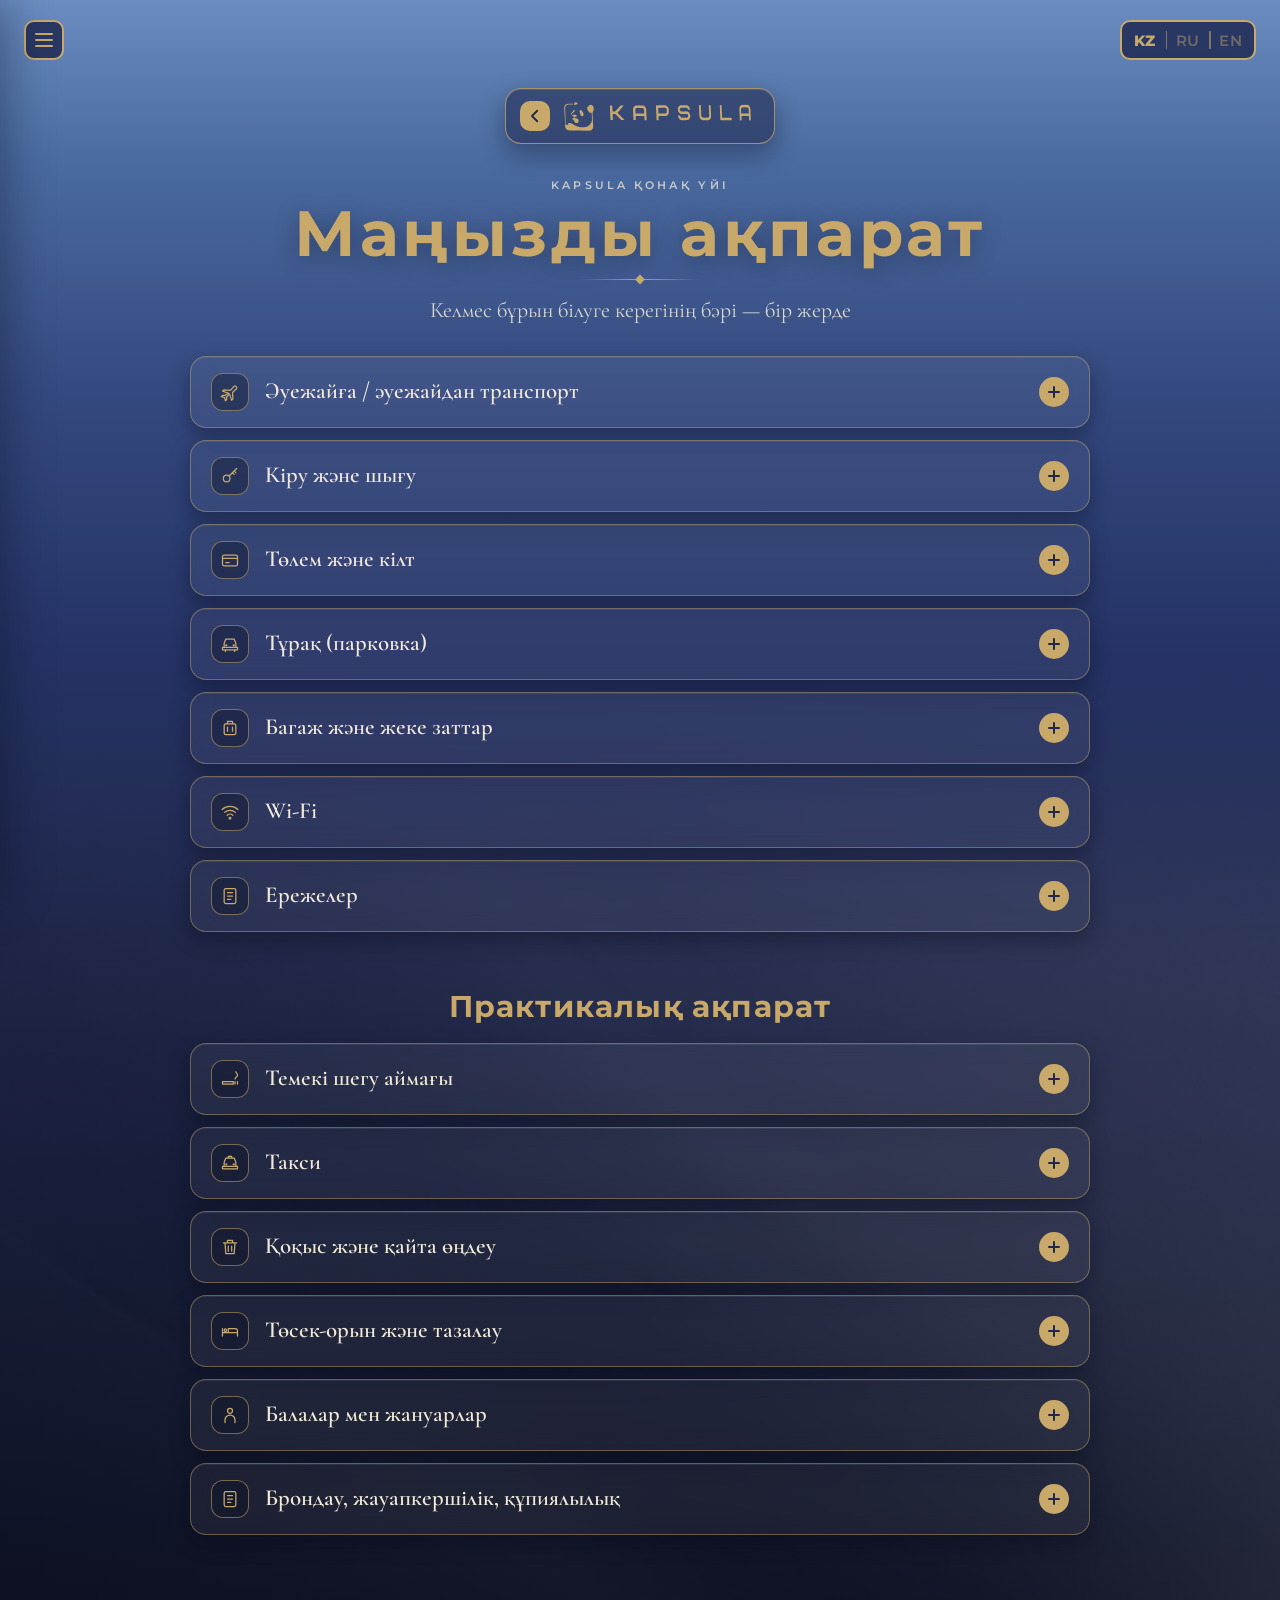
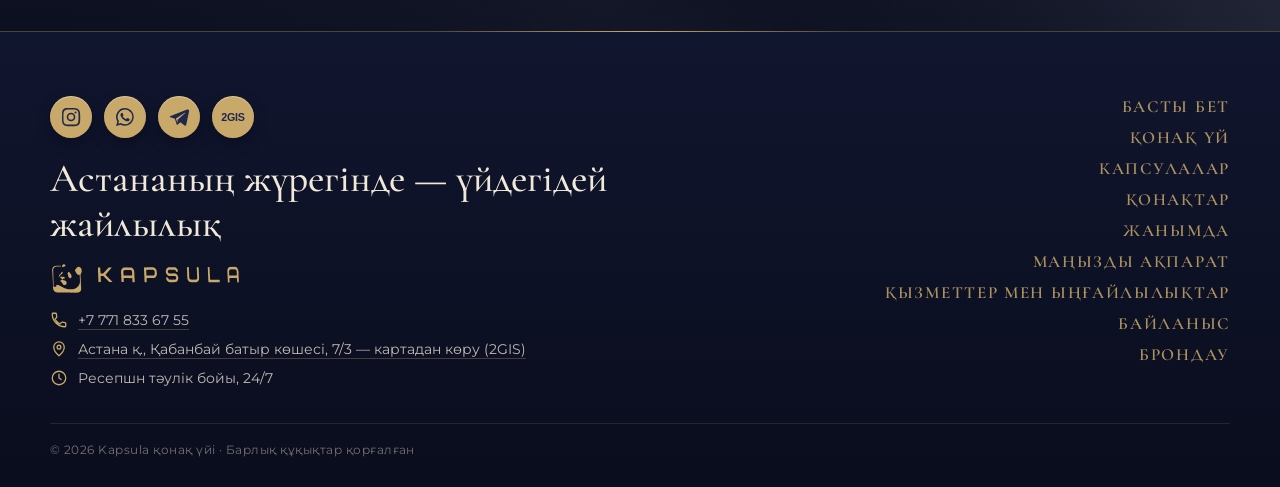
<file: info.html>
<!DOCTYPE html>
<html lang="kk">
<head>
  <meta charset="UTF-8">
  <meta name="viewport" content="width=device-width, initial-scale=1, viewport-fit=cover">
  <meta name="theme-color" content="#4a6aa0">
  <title>Маңызды ақпарат — Kapsula қонақ үйі</title>
  <meta name="description" content="Астананың дәл ортасындағы жайлы капсулалық қонақ үй: әйелдер мен ерлер капсулалары, VIP бөлме, ортақ ас үй, тапшан. Тәулігіне 6 000 ₸-ден. Брондау — WhatsApp арқылы.">
  <!-- Сілтемені WhatsApp/Telegram-ға жібергенде көрінетін атау, сипаттама және сурет.
       сайт мекенжайы: https://023islammm-cmyk.github.io/kapsula-hotel/ -->
  <meta property="og:url" content="https://023islammm-cmyk.github.io/kapsula-hotel/info.html">
  <meta property="og:type" content="website">
  <meta property="og:site_name" content="Kapsula қонақ үйі">
  <meta property="og:locale" content="kk_KZ">
  <meta property="og:title" content="Маңызды ақпарат — Kapsula қонақ үйі">
  <meta property="og:description" content="Астананың дәл ортасындағы жайлы капсулалық қонақ үй: әйелдер мен ерлер капсулалары, VIP бөлме, ортақ ас үй, тапшан. Тәулігіне 6 000 ₸-ден. Брондау — WhatsApp арқылы.">
  <meta property="og:image" content="https://023islammm-cmyk.github.io/kapsula-hotel/images/og-cover.jpg">
  <meta property="og:image:width" content="1200">
  <meta property="og:image:height" content="630">
  <meta name="twitter:card" content="summary_large_image">
  <link rel="preconnect" href="https://fonts.googleapis.com">
  <link rel="preconnect" href="https://fonts.gstatic.com" crossorigin>
  <link rel="stylesheet" href="https://fonts.googleapis.com/css2?family=Cormorant+Garamond:wght@500;600&family=Montserrat:wght@500;600;700&display=swap">
  <link rel="stylesheet" href="css/style.css">
  <link rel="stylesheet" href="css/page.css">
</head>
<body class="subpage">

  <!-- Жоғарғы бекітілген батырмалар -->
  <header class="topbar">
    <button class="menu-btn glass" type="button" aria-label="Мәзір" data-i18n-aria="menu.open"
            aria-expanded="false" aria-controls="menu">
      <span></span><span></span><span></span>
    </button>

    <nav class="lang glass" aria-label="Тіл">
      <button type="button" data-lang="kk" aria-pressed="true">KZ</button>
      <button type="button" data-lang="ru" aria-pressed="false">RU</button>
      <button type="button" data-lang="en" aria-pressed="false">EN</button>
    </nav>
  </header>

  <!-- Мәзір: сол жақтан ортаға дейін шығады -->
  <div class="menu-overlay" data-menu-close></div>
  <aside class="menu" id="menu" aria-hidden="true" inert>
    <div class="menu__head">
      <!-- Kapsula логотипі — басылмайды -->
      <div class="menu__logo" role="img" aria-label="Kapsula"></div>
      <button class="menu__close" type="button" aria-label="Жабу" data-i18n-aria="menu.close" data-menu-close>
        <span></span><span></span>
      </button>
    </div>

    <nav class="menu__nav">
      <ul class="menu__list">
        <li><a href="capsule.html" data-i18n="menu.kapsula">Kapsula</a></li>
        <li><a href="info.html" data-i18n="menu.info">Маңызды ақпарат</a></li>
        <li><a href="services.html" data-i18n="menu.services">Қызметтер мен ыңғайлылықтар</a></li>
        <li><a href="#contact" data-contact data-i18n="menu.contact">Байланыс</a></li>
        <li><a href="info.html#airport" data-i18n="menu.airport">Әуежайға транспорт</a></li>
        <li><a href="#booking" data-booking data-i18n="menu.booking">Брондау</a></li>
      </ul>
    </nav>

    <!-- Сілтемелер кейін нақты нөмір/аккаунтпен ауыстырылады -->
    <div class="menu__social">
      <a class="soc" href="https://wa.me/77718336755" aria-label="WhatsApp" target="_blank" rel="noopener">
        <svg viewBox="0 0 24 24" aria-hidden="true"><path d="M12 2.2a9.7 9.7 0 0 0-8.4 14.6L2.2 21.8l5.1-1.3A9.7 9.7 0 1 0 12 2.2zm0 17.7c-1.5 0-2.9-.4-4.1-1.1l-.3-.2-3 .8.8-2.9-.2-.3A8 8 0 1 1 12 19.9zm4.4-6c-.2-.1-1.4-.7-1.7-.8-.2-.1-.4-.1-.5.1l-.8 1c-.1.2-.3.2-.5.1a6.6 6.6 0 0 1-3.3-2.9c-.2-.4.2-.4.7-1.3.1-.1 0-.3 0-.4l-.8-1.8c-.2-.5-.4-.4-.5-.4h-.5c-.2 0-.4.1-.6.3-.2.2-.8.8-.8 2s.9 2.3 1 2.5c.1.2 1.7 2.6 4.2 3.7 1.6.7 2.2.7 3 .6.5-.1 1.4-.6 1.6-1.1.2-.6.2-1 .1-1.1l-.6-.4z"/></svg>
      </a>
      <a class="soc" href="https://www.instagram.com/kapsula.hotel.astana/" aria-label="Instagram" target="_blank" rel="noopener">
        <svg viewBox="0 0 24 24" aria-hidden="true"><path d="M12 7.3a4.7 4.7 0 1 0 0 9.4 4.7 4.7 0 0 0 0-9.4zm0 7.7a3 3 0 1 1 0-6 3 3 0 0 1 0 6zm6-7.9a1.1 1.1 0 1 1-2.2 0 1.1 1.1 0 0 1 2.2 0zM21.9 8.2c-.1-1.6-.4-3-1.6-4.2S17.4 2.4 15.8 2.3c-1.6-.1-6.5-.1-8.1 0C6.1 2.4 4.7 2.7 3.5 3.9S2.4 6.6 2.3 8.2c-.1 1.6-.1 6.5 0 8.1.1 1.6.4 3 1.6 4.2s2.6 1.5 4.2 1.6c1.6.1 6.5.1 8.1 0 1.6-.1 3-.4 4.2-1.6s1.5-2.6 1.6-4.2c.1-1.6.1-6.5-.1-8.1zM19.8 18a3.3 3.3 0 0 1-1.9 1.9c-1.3.5-4.4.4-5.9.4s-4.6.1-5.9-.4A3.3 3.3 0 0 1 4.2 18c-.5-1.3-.4-4.4-.4-5.9s-.1-4.6.4-5.9A3.3 3.3 0 0 1 6.1 4.3c1.3-.5 4.4-.4 5.9-.4s4.6-.1 5.9.4a3.3 3.3 0 0 1 1.9 1.9c.5 1.3.4 4.4.4 5.9s.1 4.6-.4 5.9z"/></svg>
      </a>
      <a class="soc soc--2gis" href="https://2gis.kz/astana/geo/70000001028295261" aria-label="2GIS" target="_blank" rel="noopener">
        <svg viewBox="0 0 24 24" aria-hidden="true"><text x="12" y="15.2" text-anchor="middle" font-family="Arial, Helvetica, sans-serif" font-weight="700" font-size="8.6" letter-spacing="-.2">2GIS</text></svg>
      </a>
    </div>
  </aside>


  <main class="cap">
    <header class="cap__head">
      <a class="back" href="index.html" aria-label="Басты бетке оралу" data-i18n-aria="back">
        <span class="back__arrow"><svg viewBox="0 0 24 24" aria-hidden="true"><path d="M15 5 8 12l7 7"/></svg></span>
        <span class="back__logo"></span>
      </a>
      <p class="cap__kicker" data-i18n="cap.kicker">Kapsula қонақ үйі</p>
      <h1 class="cap__title" data-i18n="info.title">Маңызды ақпарат</h1>
      <span class="welcome__line" aria-hidden="true"></span>
      <p class="cap__lead" data-i18n="info.lead">Келмес бұрын білуге керегінің бәрі — бір жерде</p>
    </header>

    <section class="info">
      <div class="accs">
        <details class="acc" id="airport">
          <summary><span class="acc__icon"><svg viewBox="0 0 24 24" aria-hidden="true"><path d="M10.5 13.5 3 11l1.5-1.5 8 .5 4-4.5a2 2 0 0 1 3 3l-4.5 4 .5 8L14 22l-2.5-7.5L8 18v3l-1.5 1.5-1-4-4-1L3 16h3z"/></svg></span><span class="acc__title" data-i18n="i.air.t">Әуежайға / әуежайдан транспорт</span><span class="acc__plus" aria-hidden="true"></span></summary>
          <div class="acc__body">
            <ul class="acc__chips"><li><svg viewBox="0 0 24 24" aria-hidden="true"><path d="M12 21s-7-6.2-7-11.5a7 7 0 0 1 14 0C19 14.8 12 21 12 21z"/><circle cx="12" cy="9.5" r="2.5"/></svg><span data-i18n="i.air.c1">Әуежайға дейін — 16 км</span></li><li><svg viewBox="0 0 24 24" aria-hidden="true"><rect x="4" y="4" width="16" height="14" rx="2"/><path d="M4 11h16M8 18v2M16 18v2"/><circle cx="8" cy="14.5" r=".6"/><circle cx="16" cy="14.5" r=".6"/></svg><span data-i18n="i.air.c2">Автобус № 501 және № 12</span></li></ul><p data-i18n="i.air.p1">Kapsula қонақ үйінің мекенжайы: Қабанбай батыр көшесі, 7/3. Әуежайдан ең жылдам жол — 501 және 12 автобустары.</p><p data-i18n="i.air.p2">Әуежайдың жанындағы «Астана халықаралық әуежайы» аялдамасынан отырып, «KeruenCity сауда орталығы» аялдамасына дейін барыңыз (бұрынғы атауы — «Мега-Астана» ойын-сауық орталығы).</p><p data-i18n="i.air.p3">Жолды кесіп өтпей, сауда орталығын артынан айналып өтіңіз — одан кейінгі бірінші үй біздікі. Баспалдақпен көтеріліп, «Kapsula» маңдайшасын табасыз. Қош келдіңіз!</p>
          </div>
        </details>
        <details class="acc" id="checkin">
          <summary><span class="acc__icon"><svg viewBox="0 0 24 24" aria-hidden="true"><circle cx="8" cy="15" r="4"/><path d="m11 12 9-9M17 6l2 2M15 8l2 2"/></svg></span><span class="acc__title" data-i18n="i.chk.t">Кіру және шығу</span><span class="acc__plus" aria-hidden="true"></span></summary>
          <div class="acc__body">
            <ul class="acc__chips"><li><svg viewBox="0 0 24 24" aria-hidden="true"><circle cx="8" cy="15" r="4"/><path d="m11 12 9-9M17 6l2 2M15 8l2 2"/></svg><span data-i18n="i.chk.c1">Кіру — 14:00-ден бастап</span></li><li><svg viewBox="0 0 24 24" aria-hidden="true"><path d="M10 4H5v16h5M14 8l4 4-4 4M18 12H9"/></svg><span data-i18n="i.chk.c2">Шығу — 12:00-ге дейін</span></li><li><svg viewBox="0 0 24 24" aria-hidden="true"><circle cx="12" cy="12" r="9"/><path d="M12 7v5l3 2"/></svg><span data-i18n="i.chk.c3">Ерте кіру / кеш шығу — +2 000 ₸</span></li></ul><p data-i18n="i.chk.p1">Қонақтарды сағат 14:00-ден бастап қабылдаймыз, ал шығу — сағат 12:00-ге дейін.</p><div class="acc__note"><svg viewBox="0 0 24 24" aria-hidden="true"><circle cx="12" cy="12" r="9"/><path d="M12 8v5M12 16.5v.5"/></svg><p data-i18n="i.chk.n1">Ерте кіру мен кеш шығу бос орын болған жағдайда ғана мүмкін, қосымша төлемі — 2 000 ₸.</p></div>
          </div>
        </details>
        <details class="acc" id="payment">
          <summary><span class="acc__icon"><svg viewBox="0 0 24 24" aria-hidden="true"><rect x="3" y="6" width="18" height="13" rx="2"/><path d="M3 10h18M7 15h4"/></svg></span><span class="acc__title" data-i18n="i.pay.t">Төлем және кілт</span><span class="acc__plus" aria-hidden="true"></span></summary>
          <div class="acc__body">
            <p data-i18n="i.pay.p1">Төлем кіру кезінде 100% жасалады: қолма-қол немесе банк картасымен.</p><p data-i18n="i.pay.p2">Кілт бүкіл тұру мерзімінде өзіңізде қалады. Кілтті жоғалтсаңыз, айыппұл — 3 000 ₸.</p>
          </div>
        </details>
        <details class="acc" id="parking">
          <summary><span class="acc__icon"><svg viewBox="0 0 24 24" aria-hidden="true"><path d="M5 16V11l2-5h10l2 5v5"/><path d="M3 16h18v3H3zM6.5 19v2M17.5 19v2"/><circle cx="7.5" cy="13.5" r=".6"/><circle cx="16.5" cy="13.5" r=".6"/></svg></span><span class="acc__title" data-i18n="i.park.t">Тұрақ (парковка)</span><span class="acc__plus" aria-hidden="true"></span></summary>
          <div class="acc__body">
            <p data-i18n="i.park.p1">Қонақ үйдің жеке тұрағы жоқ, бірақ уайымдамаңыз: көлігіңізді жақын маңдағы қалалық тұрақ орындарына қоя аласыз.</p><p data-i18n="i.park.p2">Қай жерге қойған ыңғайлы екенін әкімшіден сұраңыз — қуана көмектесеміз.</p>
          </div>
        </details>
        <details class="acc" id="luggage">
          <summary><span class="acc__icon"><svg viewBox="0 0 24 24" aria-hidden="true"><rect x="5" y="7" width="14" height="13" rx="2"/><path d="M9 7V4h6v3M9 11v5M15 11v5"/></svg></span><span class="acc__title" data-i18n="i.lug.t">Багаж және жеке заттар</span><span class="acc__plus" aria-hidden="true"></span></summary>
          <div class="acc__body">
            <p data-i18n="i.lug.p1">Заттар мен құнды бұйымдарды сақтау үшін әр капсуланың ішінде жеке құлыпталатын шкаф бар, ал әр капсуланың астында — үлкен жүкке арналған орын.</p><p data-i18n="i.lug.p2">Ортақ аймақта қалдырылған заттар үшін қонақ үй жауап бермейді.</p><p data-i18n="i.lug.p3">Ерте келдіңіз бе, әлде шыққаннан кейін қаланы аралағыңыз келе ме? Жүгіңізді қалдыру үшін әкімшіге хабарласыңыз.</p>
          </div>
        </details>
        <details class="acc" id="wifi">
          <summary><span class="acc__icon"><svg viewBox="0 0 24 24" aria-hidden="true"><path d="M2.5 9a14 14 0 0 1 19 0M5.5 12.5a9.5 9.5 0 0 1 13 0M8.5 16a5 5 0 0 1 7 0"/><circle cx="12" cy="19.5" r="1"/></svg></span><span class="acc__title" data-i18n="i.wifi.t">Wi-Fi</span><span class="acc__plus" aria-hidden="true"></span></summary>
          <div class="acc__body">
            <div class="wifi">
              <dl class="wifi__card">
                <dt data-i18n="i.wifi.net">Желі:</dt><dd>Hotel_Kapsula</dd>
                <dt data-i18n="i.wifi.pass">Құпиясөз:</dt><dd>Kapsula2026</dd>
              </dl>
              <figure class="wifi__qr">
                <img src="images/wifi-qr.svg" alt="Wi-Fi QR" width="160" height="160">
                <figcaption data-i18n="i.wifi.qr">QR-кодты камерамен сканерлеңіз — телефон желіге өзі қосылады</figcaption>
              </figure>
            </div>
          </div>
        </details>
        <details class="acc" id="rules">
          <summary><span class="acc__icon"><svg viewBox="0 0 24 24" aria-hidden="true"><rect x="5" y="3" width="14" height="18" rx="2"/><path d="M9 8h6M9 12h6M9 16h4"/></svg></span><span class="acc__title" data-i18n="i.rul.t">Ережелер</span><span class="acc__plus" aria-hidden="true"></span></summary>
          <div class="acc__body">
            <p data-i18n="i.rul.lead">Қонақтардың жайлылығы, қауіпсіздігі мен тыныштығы — Kapsula Hotel үшін ең басты нәрсе.</p><ul class="rules"><li><svg viewBox="0 0 24 24" aria-hidden="true"><path d="M20 14.5A8 8 0 1 1 9.5 4a6.5 6.5 0 0 0 10.5 10.5z"/></svg><p data-i18n="i.rul.1">Сағат 23:00-ден 09:00-ге дейін — тыныштық уақыты: шуламаңыз, қонақтар мен қызметкерлерге құрметпен қараңыз.</p></li><li><svg viewBox="0 0 24 24" aria-hidden="true"><path d="M6 21V4a1 1 0 0 1 1-1h10a1 1 0 0 1 1 1v17M3 21h18"/><circle cx="14.5" cy="12" r=".7"/></svg><p data-i18n="i.rul.2">Сырттан келген қонақтарды ұзақ уақытқа әкелмеуіңізді өтінеміз. Сағат 23:00-ден кейін оларды әкелуге ТЫЙЫМ САЛЫНАДЫ — бұл ережені бұзсаңыз, ақшаңыз қайтарылмай шығарылуыңыз мүмкін.</p></li><li><svg viewBox="0 0 24 24" aria-hidden="true"><path d="M12 3l7 3v5c0 5-3 8.500-7 10-4-1.500-7-5-7-10V6z"/><path d="M12 8v5M12 16v.5"/></svg><p data-i18n="i.rul.3">Әкімшіліктің пікірінше басқа қонақтардың немесе қызметкерлердің қауіпсіздігіне қатер төндіретін қонақ ақшасы қайтарылмай шығарылады.</p></li><li><svg viewBox="0 0 24 24" aria-hidden="true"><circle cx="8" cy="8" r="3"/><circle cx="16.5" cy="9" r="2.5"/><path d="M2.5 20v-1a5.5 5.5 0 0 1 11 0v1M14 20v-1a4 4 0 0 1 7.5-2"/></svg><p data-i18n="i.rul.4">Топ болып келгенде топ жетекшісі ережелерді барлық мүшелерге жеткізуі керек. Бір мүшесі ережені бұзса, бүкіл топ шығарылуы мүмкін.</p></li><li><svg viewBox="0 0 24 24" aria-hidden="true"><path d="M3 15h13v3H3zM18 15v3M21 15v3M18 12c0-2 3-2 3-4.5S19 5 19 3"/></svg><p data-i18n="i.rul.5">Темекі шегуге ТЫЙЫМ САЛЫНАДЫ: үй-жайда темекі шеккені үшін айыппұл — 5 000 ₸, ақша қайтарылмай шығарылу қаупі бар. Темекі шегуге тек сыртта, террасада болады.</p></li><li><svg viewBox="0 0 24 24" aria-hidden="true"><path d="M7 3h10l-1 8a4 4 0 0 1-8 0zM12 15v6M8 21h8"/></svg><p data-i18n="i.rul.6">Спиртті ішімдік ішуге ТЫЙЫМ САЛЫНАДЫ. Алкоголь ережесін бұзған, сондай-ақ есірткі қолданған немесе сақтаған адамдар 10 000 ₸ төлейді және ақшасы қайтарылмай шығарылады.</p></li><li><svg viewBox="0 0 24 24" aria-hidden="true"><circle cx="12" cy="12" r="8"/><circle cx="12" cy="12" r="4"/></svg><p data-i18n="i.rul.7">Бізде өзіне-өзі қызмет көрсету жүйесі: тамақ дайындағаннан кейін артыңызды жинап, қоқысты шығарып, ыдысты жуып, тазалықты сақтауыңызды сұраймыз.</p></li><li><svg viewBox="0 0 24 24" aria-hidden="true"><path d="M12 3c1 4 6 6 6 11a6 6 0 0 1-12 0c0-2 1-3.500 2-4.500 0 2 1 3 2 3 0-3 0-6 2-9.500z"/></svg><p data-i18n="i.rul.8">Өрт қауіпсіздігі ережелерін сақтау міндетті. Бөлмеде қыздыру құралдарын қолдануға қатаң тыйым салынады.</p></li><li><svg viewBox="0 0 24 24" aria-hidden="true"><path d="M14 7a4 4 0 0 1 5-1l-3 3 2 2 3-3a4 4 0 0 1-5.500 5L8 20.500a2 2 0 0 1-3-3L12.500 10A4 4 0 0 1 14 7z"/></svg><p data-i18n="i.rul.9">Қонақ үй мүлкінің бүлінуін немесе жоғалуын, соның ішінде сізге келген адамдар келтірген залалды да өтеуге міндеттісіз. Құнын Kapsula Hotel қызметкерлері белгілейді.</p></li><li><svg viewBox="0 0 24 24" aria-hidden="true"><path d="M12 4 2.500 20h19zM12 10v5M12 17.500v.5"/></svg><p data-i18n="i.rul.10">Ереже қайта-қайта бұзылса немесе әкімшілікке хабарламай заттарыңызды 24 сағаттан артық қалдырсаңыз, әкімшілік сізді ақшаңызды қайтармай шығаруға құқылы.</p></li><li><svg viewBox="0 0 24 24" aria-hidden="true"><path d="M3 18v-9M3 14h18v4M21 14v-2a3 3 0 0 0-3-3H10v5"/><circle cx="6.500" cy="11" r="1.500"/></svg><p data-i18n="i.rul.11">Жаныңыздағы қонақтарға кедергі жасамаңыз: бөтен капсулаға кірмеңіз, заттарыңызды басқа төсекке қоймаңыз.</p></li><li><svg viewBox="0 0 24 24" aria-hidden="true"><path d="M5 3v8a3 3 0 0 0 6 0V3M8 3v18M17 3c-2 2-2 7 0 9v9"/></svg><p data-i18n="i.rul.12">Капсулада тамақ ішпеңіз — ол үшін жайлы ортақ ас үй бар.</p></li></ul>
          </div>
        </details>
      </div>

      <h2 class="info__title" data-i18n="info.practical">Практикалық ақпарат</h2>
      <div class="accs">
        <details class="acc" id="smoking">
          <summary><span class="acc__icon"><svg viewBox="0 0 24 24" aria-hidden="true"><path d="M3 15h13v3H3zM18 15v3M21 15v3M18 12c0-2 3-2 3-4.5S19 5 19 3"/></svg></span><span class="acc__title" data-i18n="i.smk.t">Темекі шегу аймағы</span><span class="acc__plus" aria-hidden="true"></span></summary>
          <div class="acc__body">
            <p data-i18n="i.smk.p1">Kapsula Hotel ішінде темекі мен вейп шегуге ТЫЙЫМ САЛЫНАДЫ. Үй-жайда темекі шеккені үшін 5 000 ₸ айыппұл салынады және ақша қайтарылмай шығарылу қаупі бар.</p><p data-i18n="i.smk.p2">Темекі шегуге тек сыртта, террасада болады. Түтін ішке кірмеуі үшін есік пен терезелерден алыс тұруды өтінеміз.</p>
          </div>
        </details>
        <details class="acc" id="taxi">
          <summary><span class="acc__icon"><svg viewBox="0 0 24 24" aria-hidden="true"><path d="M5 16v-5l2-5h10l2 5v5M3 16h18v3H3zM10 6V4h4v2"/><circle cx="7.5" cy="13.5" r=".6"/><circle cx="16.5" cy="13.5" r=".6"/></svg></span><span class="acc__title" data-i18n="i.taxi.t">Такси</span><span class="acc__plus" aria-hidden="true"></span></summary>
          <div class="acc__body">
            <p data-i18n="i.taxi.p1">Яндекс Go немесе inDrive қосымшаларын жүктеп алып, такси шақырыңыз — олармен Астананың кез келген жеріне жылдам әрі ыңғайлы жетесіз.</p><div class="acc__btns"><a class="acc__btn" href="https://go.yandex/" target="_blank" rel="noopener" data-i18n="i.taxi.b1">Яндекс Go</a><a class="acc__btn" href="https://indrive.com/" target="_blank" rel="noopener" data-i18n="i.taxi.b2">inDrive</a></div>
          </div>
        </details>
        <details class="acc" id="trash">
          <summary><span class="acc__icon"><svg viewBox="0 0 24 24" aria-hidden="true"><path d="M4 7h16M9 7V4h6v3M6 7l1 13h10l1-13M10 11v6M14 11v6"/></svg></span><span class="acc__title" data-i18n="i.trs.t">Қоқыс және қайта өңдеу</span><span class="acc__plus" aria-hidden="true"></span></summary>
          <div class="acc__body">
            <p data-i18n="i.trs.p1">Тазалықты бірге сақтайық: қоқысты тек арнайы жәшіктерге тастаңыз, ал пластик бөтелкелер мен қағазды мүмкіндігінше бөлек салыңыз.</p><p data-i18n="i.trs.p2">Капсулада тамақ қалдықтарын қалдырмаңыз — ас үйде ыдысыңызды жуып, орнына қоюды ұмытпаңыз.</p>
          </div>
        </details>
        <details class="acc" id="cleaning">
          <summary><span class="acc__icon"><svg viewBox="0 0 24 24" aria-hidden="true"><path d="M3 18v-9M3 14h18v4M21 14v-2a3 3 0 0 0-3-3H10v5"/><circle cx="6.500" cy="11" r="1.500"/></svg></span><span class="acc__title" data-i18n="i.cln.t">Төсек-орын және тазалау</span><span class="acc__plus" aria-hidden="true"></span></summary>
          <div class="acc__body">
            <p data-i18n="i.cln.p1">Төсек-орын аптасына 1 рет немесе қонақ үйде 5 күннен артық тұрғаннан кейін сұрауыңыз бойынша ауыстырылады.</p><p data-i18n="i.cln.p2">Ортақ аймақтар күн сайын ылғалды тазаланады, қоқыс та күн сайын шығарылады.</p>
          </div>
        </details>
        <details class="acc" id="kids">
          <summary><span class="acc__icon"><svg viewBox="0 0 24 24" aria-hidden="true"><circle cx="12" cy="7" r="3"/><path d="M6 21v-3a6 6 0 0 1 12 0v3"/></svg></span><span class="acc__title" data-i18n="i.kid.t">Балалар мен жануарлар</span><span class="acc__plus" aria-hidden="true"></span></summary>
          <div class="acc__body">
            <p data-i18n="i.kid.p1">7 жасқа дейінгі балалардың тұруына болмайды. 16 жасқа дейінгі балалар тек ересек адамның қасында орналастырылады.</p><p data-i18n="i.kid.p2">Біз мысықтар мен иттерді жақсы көреміз, бірақ гигиена мен басқа қонақтардың қауіпсіздігі үшін жануарлармен орналасуға болмайды.</p>
          </div>
        </details>
        <details class="acc" id="terms">
          <summary><span class="acc__icon"><svg viewBox="0 0 24 24" aria-hidden="true"><rect x="5" y="3" width="14" height="18" rx="2"/><path d="M9 8h6M9 12h6M9 16h4"/></svg></span><span class="acc__title" data-i18n="i.trm.t">Брондау, жауапкершілік, құпиялылық</span><span class="acc__plus" aria-hidden="true"></span></summary>
          <div class="acc__body">
            <p data-i18n="i.trm.p1">Kapsula Hotel кез келген өтінімді өз қалауы бойынша қабылдамауға құқылы. Клиент әдепсіз мінез-құлық танытса, брондаудан бас тартылуы мүмкін.</p><p data-i18n="i.trm.p2">Қонақ үй брондау расталған жағдайда ғана брондау мен қонақтың тілектерін орындауға жауап береді.</p><p data-i18n="i.trm.p3">Kapsula Hotel қонақтардың жеке деректерін қонақ үйден тыс пайдаланбайды және үшінші тұлғаларға бермейді.</p>
          </div>
        </details>
      </div>
    </section>
  </main>

  <!-- Сайттың төменгі бөлігі: әлеуметтік желілер, ұран, логотип, байланыс, бөлімдер -->
  <footer class="ft">
    <div class="ft__inner">
      <div class="ft__brand">
        <div class="ft__soc">
          <a class="soc" href="https://www.instagram.com/kapsula.hotel.astana/" aria-label="Instagram" target="_blank" rel="noopener"><svg viewBox="0 0 24 24" aria-hidden="true"><path d="M12 7.3a4.7 4.7 0 1 0 0 9.4 4.7 4.7 0 0 0 0-9.4zm0 7.7a3 3 0 1 1 0-6 3 3 0 0 1 0 6zm6-7.9a1.1 1.1 0 1 1-2.2 0 1.1 1.1 0 0 1 2.2 0zM21.9 8.2c-.1-1.6-.4-3-1.6-4.2S17.4 2.4 15.8 2.3c-1.6-.1-6.5-.1-8.1 0C6.1 2.4 4.7 2.7 3.5 3.9S2.4 6.6 2.3 8.2c-.1 1.6-.1 6.5 0 8.1.1 1.6.4 3 1.6 4.2s2.6 1.5 4.2 1.6c1.6.1 6.5.1 8.1 0 1.6-.1 3-.4 4.2-1.6s1.5-2.6 1.6-4.2c.1-1.6.1-6.5-.1-8.1zM19.8 18a3.3 3.3 0 0 1-1.9 1.9c-1.3.5-4.4.4-5.9.4s-4.6.1-5.9-.4A3.3 3.3 0 0 1 4.2 18c-.5-1.3-.4-4.4-.4-5.9s-.1-4.6.4-5.9A3.3 3.3 0 0 1 6.1 4.3c1.3-.5 4.4-.4 5.9-.4s4.6-.1 5.9.4a3.3 3.3 0 0 1 1.9 1.9c.5 1.3.4 4.4.4 5.9s.1 4.6-.4 5.9z"/></svg></a>
          <a class="soc" href="https://wa.me/77718336755" aria-label="WhatsApp" target="_blank" rel="noopener"><svg viewBox="0 0 24 24" aria-hidden="true"><path d="M12 2.2a9.7 9.7 0 0 0-8.4 14.6L2.2 21.8l5.1-1.3A9.7 9.7 0 1 0 12 2.2zm0 17.7c-1.5 0-2.9-.4-4.1-1.1l-.3-.2-3 .8.8-2.9-.2-.3A8 8 0 1 1 12 19.9zm4.4-6c-.2-.1-1.4-.7-1.7-.8-.2-.1-.4-.1-.5.1l-.8 1c-.1.2-.3.2-.5.1a6.6 6.6 0 0 1-3.3-2.9c-.2-.4.2-.4.7-1.3.1-.1 0-.3 0-.4l-.8-1.8c-.2-.5-.4-.4-.5-.4h-.5c-.2 0-.4.1-.6.3-.2.2-.8.8-.8 2s.9 2.3 1 2.5c.1.2 1.7 2.6 4.2 3.7 1.6.7 2.2.7 3 .6.5-.1 1.4-.6 1.6-1.1.2-.6.2-1 .1-1.1l-.6-.4z"/></svg></a>
          <a class="soc" href="https://t.me/+77718336755" aria-label="Telegram" target="_blank" rel="noopener"><svg viewBox="0 0 24 24" aria-hidden="true"><path d="M21.5 3.6 2.9 10.8c-1.3.5-1.3 1.2-.2 1.6l4.8 1.5 1.8 5.6c.2.6.1.9.8.9.5 0 .7-.2 1-.5l2.3-2.2 4.8 3.5c.9.5 1.5.2 1.7-.8l3.1-14.8c.3-1.3-.5-1.9-1.5-1.5zM8.6 13.5l9.7-6.1c.5-.3.9-.1.5.2l-8.3 7.5-.3 3.5z"/></svg></a>
          <a class="soc soc--2gis" href="https://2gis.kz/astana/geo/70000001028295261" aria-label="2GIS" target="_blank" rel="noopener"><svg viewBox="0 0 24 24" aria-hidden="true"><text x="12" y="15.2" text-anchor="middle" font-family="Arial, Helvetica, sans-serif" font-weight="700" font-size="8.6" letter-spacing="-.2">2GIS</text></svg></a>
        </div>
        <p class="ft__motto" data-i18n="ft.motto">Астананың жүрегінде — үйдегідей жайлылық</p>
        <a class="ft__logo" href="index.html" aria-label="Kapsula — басты бет" data-i18n-aria="back"></a>
        <ul class="ft__contacts">
          <li><svg viewBox="0 0 24 24" aria-hidden="true"><path d="M6.6 10.8a15.2 15.2 0 0 0 6.6 6.6l2.2-2.2a1 1 0 0 1 1-.25 11.4 11.4 0 0 0 3.6.57 1 1 0 0 1 1 1V20a1 1 0 0 1-1 1A17 17 0 0 1 3 4a1 1 0 0 1 1-1h3.5a1 1 0 0 1 1 1c0 1.25.2 2.45.57 3.57a1 1 0 0 1-.25 1z"/></svg><a href="tel:+77718336755">+7 771 833 67 55</a></li>
          <li><svg viewBox="0 0 24 24" aria-hidden="true"><path d="M12 21s-7-6.2-7-11.5a7 7 0 0 1 14 0C19 14.8 12 21 12 21z"/><circle cx="12" cy="9.5" r="2.5"/></svg><a href="https://2gis.kz/astana/geo/70000001028295261" target="_blank" rel="noopener" data-i18n="ft.map">Астана қ., Қабанбай батыр көшесі, 7/3 — картадан көру (2GIS)</a></li>
          <li><svg viewBox="0 0 24 24" aria-hidden="true"><circle cx="12" cy="12" r="9"/><path d="M12 7v5l3 2"/></svg><span data-i18n="ft.hours">Ресепшн тәулік бойы, 24/7</span></li>
        </ul>
      </div>
      <nav class="ft__nav" aria-label="Бөлімдер" data-i18n-aria="ft.nav">
        <a href="index.html" data-i18n="ft.home">Басты бет</a>
        <a href="hotel.html" data-i18n="quick.hotel">Қонақ үй</a>
        <a href="capsule.html" data-i18n="cap.title">Капсулалар</a>
        <a href="guests.html" data-i18n="quick.guests">Қонақтар</a>
        <a href="nearby.html" data-i18n="quick.nearby">Жанымда</a>
        <a href="info.html" data-i18n="menu.info">Маңызды ақпарат</a>
        <a href="services.html" data-i18n="menu.services">Қызметтер мен ыңғайлылықтар</a>
        <a href="#contact" data-contact data-i18n="menu.contact">Байланыс</a>
        <a href="#booking" data-booking data-i18n="menu.booking">Брондау</a>
      </nav>
    </div>
    <p class="ft__copy">© 2026 <span data-i18n="ft.copy">Kapsula қонақ үйі · Барлық құқықтар қорғалған</span></p>
  </footer>

  <!-- Брондау терезесі: экран ортасында, арты мөлдір-күңгірт. Толтырылған мәлімет WhatsApp хабарламасына айналады (js/main.js) -->
  <div class="bk-overlay" data-bk-close hidden></div>
  <div class="bk" id="booking-modal" role="dialog" aria-modal="true" aria-labelledby="bk-title" hidden>
    <button class="bk__close" type="button" data-bk-close aria-label="Жабу" data-i18n-aria="menu.close"><span></span><span></span></button>
    <h2 class="bk__title" id="bk-title" data-i18n="bk.title">Брондау</h2>
    <p class="bk__sub" data-i18n="bk.sub">Үш жолды толтырыңыз — қалғанын WhatsApp-та нақтылаймыз</p>
    <form class="bk__form" novalidate>
      <label class="bk__field">
        <span class="bk__label" data-i18n="bk.name">Аты-жөні</span>
        <input class="bk__input" type="text" name="name" autocomplete="name" maxlength="60" placeholder="Мысалы: Айгерім Сейітова" data-i18n-ph="bk.name.ph">
      </label>
      <div class="bk__field">
        <span class="bk__label" id="bk-days-label" data-i18n="bk.days">Қанша күнге</span>
        <div class="bk__days">
          <button class="bk__step" type="button" data-step="-1" aria-label="−1">−</button>
          <output class="bk__daysval" aria-live="polite"><b>1</b> <span class="bk__unit">күн</span></output>
          <button class="bk__step" type="button" data-step="1" aria-label="+1">+</button>
        </div>
        <input class="bk__range" type="range" name="days" min="1" max="31" value="1" aria-labelledby="bk-days-label">
      </div>
      <fieldset class="bk__field bk__gender bk__type">
        <legend class="bk__label" data-i18n="bk.type">Орын түрі</legend>
        <label class="bk__check"><input type="radio" name="type" value="single" checked><span class="bk__box" aria-hidden="true"></span><span data-i18n="bk.single">Бір адамдық</span></label>
        <label class="bk__check"><input type="radio" name="type" value="double"><span class="bk__box" aria-hidden="true"></span><span data-i18n="bk.double">Екі адамдық</span></label>
      </fieldset>
      <fieldset class="bk__field bk__gender bk__sex">
        <legend class="bk__label" data-i18n="bk.gender">Жынысы</legend>
        <label class="bk__check"><input type="radio" name="gender" value="male"><span class="bk__box" aria-hidden="true"></span><span data-i18n="bk.male">Ер</span></label>
        <label class="bk__check"><input type="radio" name="gender" value="female"><span class="bk__box" aria-hidden="true"></span><span data-i18n="bk.female">Әйел</span></label>
      </fieldset>
      <div class="bk__price">
        <span class="bk__label" data-i18n="bk.price">Бағасы</span>
        <b class="bk__total">6 000 ₸</b>
        <small class="bk__per"></small>
      </div>
      <p class="bk__err" role="alert" hidden></p>
      <button class="bk__submit" type="submit"><svg viewBox="0 0 24 24" aria-hidden="true"><path d="M12 2.2a9.7 9.7 0 0 0-8.4 14.6L2.2 21.8l5.1-1.3A9.7 9.7 0 1 0 12 2.2zm0 17.7c-1.5 0-2.9-.4-4.1-1.1l-.3-.2-3 .8.8-2.9-.2-.3A8 8 0 1 1 12 19.9zm4.4-6c-.2-.1-1.4-.7-1.7-.8-.2-.1-.4-.1-.5.1l-.8 1c-.1.2-.3.2-.5.1a6.6 6.6 0 0 1-3.3-2.9c-.2-.4.2-.4.7-1.3.1-.1 0-.3 0-.4l-.8-1.8c-.2-.5-.4-.4-.5-.4h-.5c-.2 0-.4.1-.6.3-.2.2-.8.8-.8 2s.9 2.3 1 2.5c.1.2 1.7 2.6 4.2 3.7 1.6.7 2.2.7 3 .6.5-.1 1.4-.6 1.6-1.1.2-.6.2-1 .1-1.1l-.6-.4z"/></svg><span data-i18n="bk.submit">Брондау</span></button>
      <p class="bk__hint" data-i18n="bk.hint">Батырманы басқанда WhatsApp ашылады, хабарлама өзі жазылып тұрады</p>
    </form>
  </div>

  <!-- «Байланыс» терезесі: WhatsApp, Telegram, қоңырау -->
  <div class="bk-overlay ct-overlay" data-ct-close hidden></div>
  <div class="bk ct" id="contact-modal" role="dialog" aria-modal="true" aria-labelledby="ct-title" hidden>
    <button class="bk__close" type="button" data-ct-close aria-label="Жабу" data-i18n-aria="menu.close"><span></span><span></span></button>
    <h2 class="bk__title" id="ct-title" data-i18n="ct.title">Байланыс</h2>
    <p class="bk__sub" data-i18n="ct.sub">Сізге ыңғайлы тәсілді таңдаңыз — тез жауап береміз</p>
    <div class="ct__list">
      <a class="ct__btn ct__btn--wa" href="https://wa.me/77718336755" target="_blank" rel="noopener"><span class="ct__ico"><svg viewBox="0 0 24 24" aria-hidden="true"><path d="M12 2.2a9.7 9.7 0 0 0-8.4 14.6L2.2 21.8l5.1-1.3A9.7 9.7 0 1 0 12 2.2zm0 17.7c-1.5 0-2.9-.4-4.1-1.1l-.3-.2-3 .8.8-2.9-.2-.3A8 8 0 1 1 12 19.9zm4.4-6c-.2-.1-1.4-.7-1.7-.8-.2-.1-.4-.1-.5.1l-.8 1c-.1.2-.3.2-.5.1a6.6 6.6 0 0 1-3.3-2.9c-.2-.4.2-.4.7-1.3.1-.1 0-.3 0-.4l-.8-1.8c-.2-.5-.4-.4-.5-.4h-.5c-.2 0-.4.1-.6.3-.2.2-.8.8-.8 2s.9 2.3 1 2.5c.1.2 1.7 2.6 4.2 3.7 1.6.7 2.2.7 3 .6.5-.1 1.4-.6 1.6-1.1.2-.6.2-1 .1-1.1l-.6-.4z"/></svg></span><span><b data-i18n="ct.wa">WhatsApp-қа жазу</b><small>+7 771 833 67 55</small></span></a>
      <a class="ct__btn ct__btn--tg" href="https://t.me/+77718336755" target="_blank" rel="noopener"><span class="ct__ico"><svg viewBox="0 0 24 24" aria-hidden="true"><path d="M21.5 3.6 2.9 10.8c-1.3.5-1.3 1.2-.2 1.6l4.8 1.5 1.8 5.6c.2.6.1.9.8.9.5 0 .7-.2 1-.5l2.3-2.2 4.8 3.5c.9.5 1.5.2 1.7-.8l3.1-14.8c.3-1.3-.5-1.9-1.5-1.5zM8.6 13.5l9.7-6.1c.5-.3.9-.1.5.2l-8.3 7.5-.3 3.5z"/></svg></span><span><b data-i18n="ct.tg">Telegram-ға жазу</b><small>+7 771 833 67 55</small></span></a>
      <a class="ct__btn ct__btn--ph" href="tel:+77718336755"><span class="ct__ico"><svg viewBox="0 0 24 24" aria-hidden="true"><path d="M6.6 10.8a15.2 15.2 0 0 0 6.6 6.6l2.2-2.2a1 1 0 0 1 1-.25 11.4 11.4 0 0 0 3.6.57 1 1 0 0 1 1 1V20a1 1 0 0 1-1 1A17 17 0 0 1 3 4a1 1 0 0 1 1-1h3.5a1 1 0 0 1 1 1c0 1.25.2 2.45.57 3.57a1 1 0 0 1-.25 1z"/></svg></span><span><b data-i18n="ct.call">Қоңырау шалу</b><small>+7 771 833 67 55</small></span></a>
    </div>
  </div>

  <script src="js/main.js"></script>
</body>
</html>
</file>
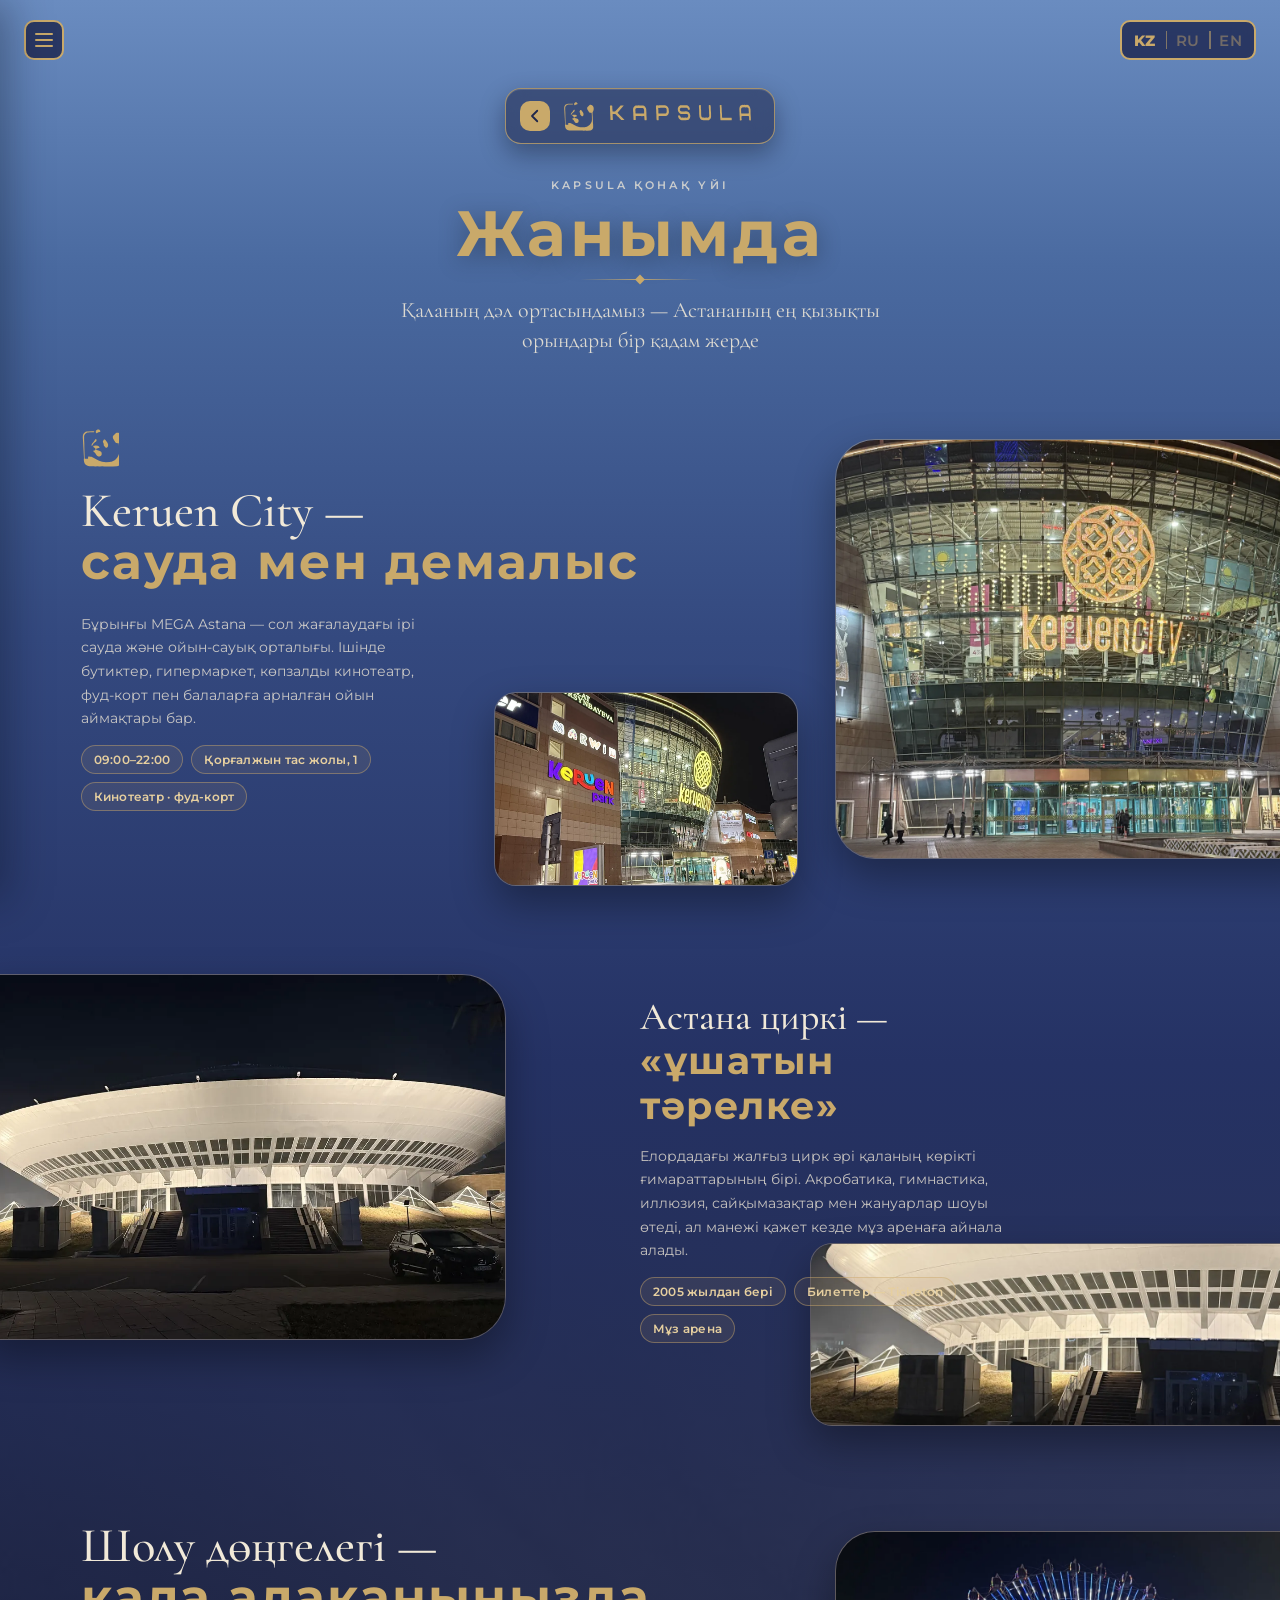
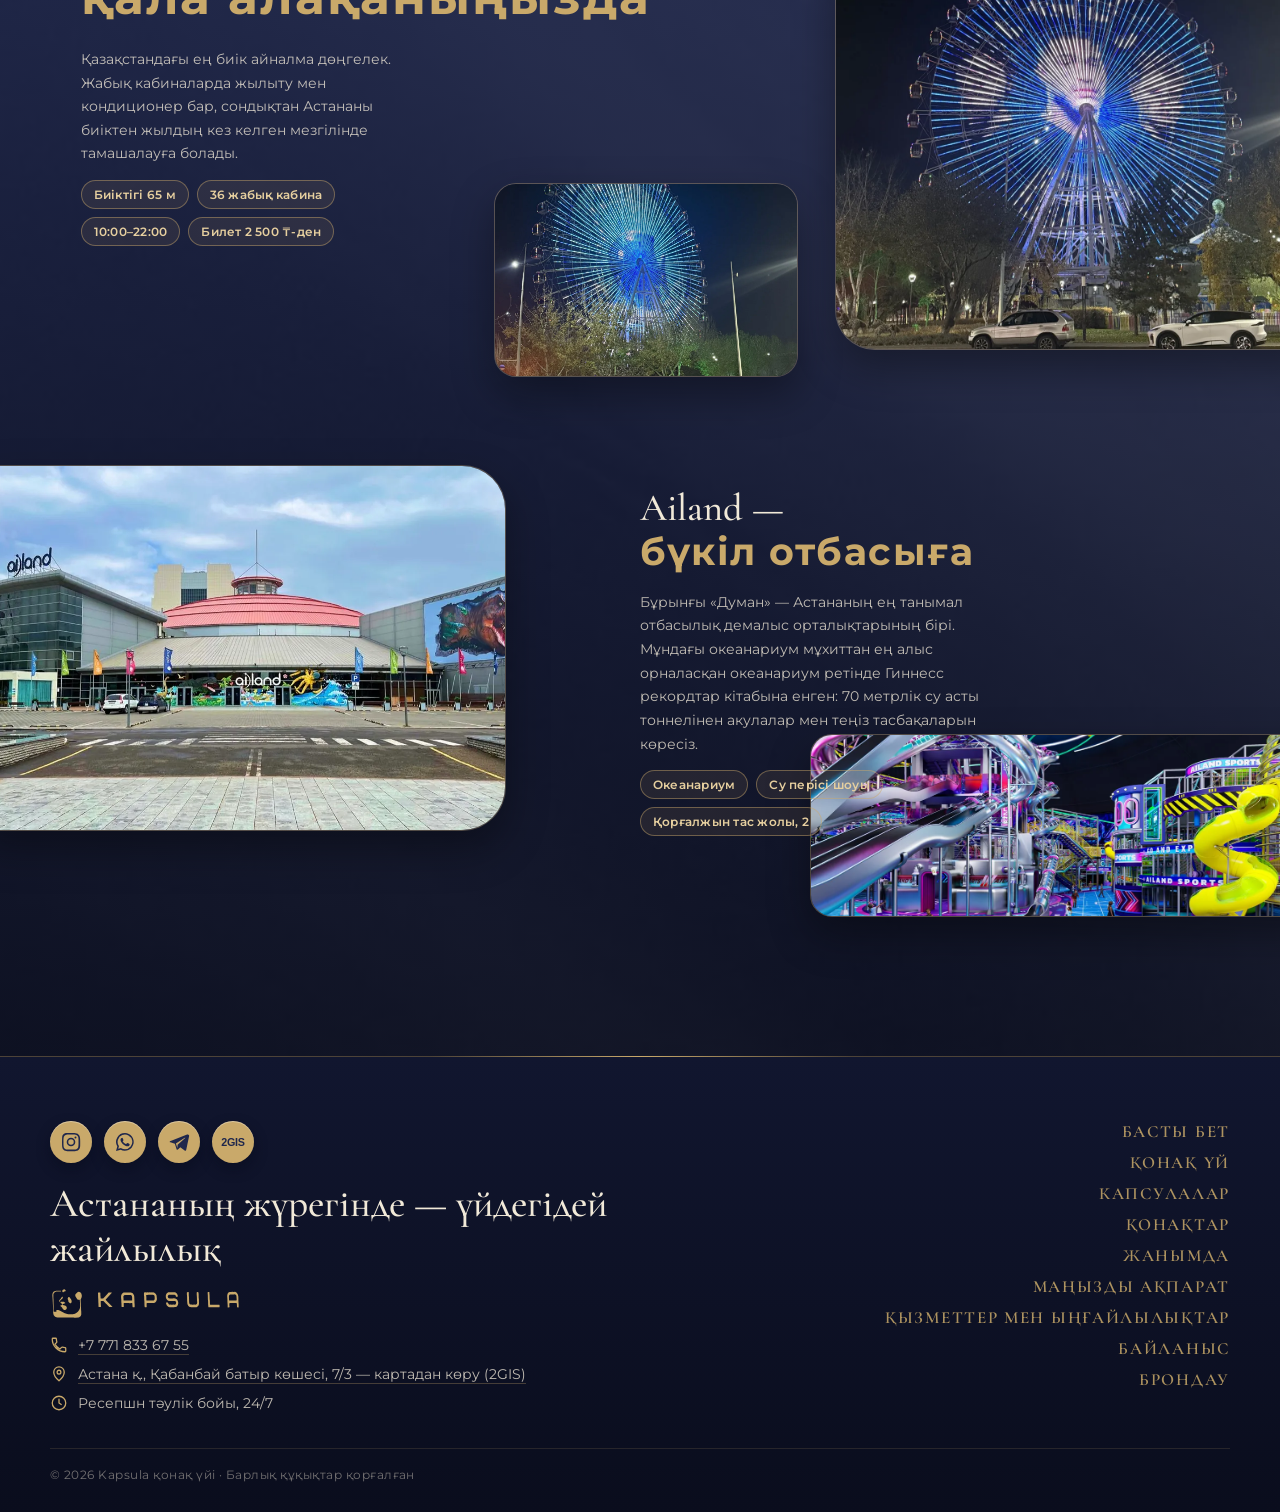
<file: nearby.html>
<!DOCTYPE html>
<html lang="kk">
<head>
  <meta charset="UTF-8">
  <meta name="viewport" content="width=device-width, initial-scale=1, viewport-fit=cover">
  <meta name="theme-color" content="#4a6aa0">
  <title>Жанымда — Kapsula қонақ үйі</title>
  <meta name="description" content="Астананың дәл ортасындағы жайлы капсулалық қонақ үй: әйелдер мен ерлер капсулалары, VIP бөлме, ортақ ас үй, тапшан. Тәулігіне 6 000 ₸-ден. Брондау — WhatsApp арқылы.">
  <!-- Сілтемені WhatsApp/Telegram-ға жібергенде көрінетін атау, сипаттама және сурет.
       сайт мекенжайы: https://023islammm-cmyk.github.io/kapsula-hotel/ -->
  <meta property="og:url" content="https://023islammm-cmyk.github.io/kapsula-hotel/nearby.html">
  <meta property="og:type" content="website">
  <meta property="og:site_name" content="Kapsula қонақ үйі">
  <meta property="og:locale" content="kk_KZ">
  <meta property="og:title" content="Жанымда — Kapsula қонақ үйі">
  <meta property="og:description" content="Астананың дәл ортасындағы жайлы капсулалық қонақ үй: әйелдер мен ерлер капсулалары, VIP бөлме, ортақ ас үй, тапшан. Тәулігіне 6 000 ₸-ден. Брондау — WhatsApp арқылы.">
  <meta property="og:image" content="https://023islammm-cmyk.github.io/kapsula-hotel/images/og-cover.jpg">
  <meta property="og:image:width" content="1200">
  <meta property="og:image:height" content="630">
  <meta name="twitter:card" content="summary_large_image">
  <link rel="preconnect" href="https://fonts.googleapis.com">
  <link rel="preconnect" href="https://fonts.gstatic.com" crossorigin>
  <link rel="stylesheet" href="https://fonts.googleapis.com/css2?family=Cormorant+Garamond:wght@500;600&family=Montserrat:wght@500;600;700&display=swap">
  <link rel="stylesheet" href="css/style.css">
  <link rel="stylesheet" href="css/page.css">
</head>
<body class="subpage">

  <!-- Жоғарғы бекітілген батырмалар -->
  <header class="topbar">
    <button class="menu-btn glass" type="button" aria-label="Мәзір" data-i18n-aria="menu.open"
            aria-expanded="false" aria-controls="menu">
      <span></span><span></span><span></span>
    </button>

    <nav class="lang glass" aria-label="Тіл">
      <button type="button" data-lang="kk" aria-pressed="true">KZ</button>
      <button type="button" data-lang="ru" aria-pressed="false">RU</button>
      <button type="button" data-lang="en" aria-pressed="false">EN</button>
    </nav>
  </header>

  <!-- Мәзір: сол жақтан ортаға дейін шығады -->
  <div class="menu-overlay" data-menu-close></div>
  <aside class="menu" id="menu" aria-hidden="true" inert>
    <div class="menu__head">
      <!-- Kapsula логотипі — басылмайды -->
      <div class="menu__logo" role="img" aria-label="Kapsula"></div>
      <button class="menu__close" type="button" aria-label="Жабу" data-i18n-aria="menu.close" data-menu-close>
        <span></span><span></span>
      </button>
    </div>

    <nav class="menu__nav">
      <ul class="menu__list">
        <li><a href="capsule.html" data-i18n="menu.kapsula">Kapsula</a></li>
        <li><a href="info.html" data-i18n="menu.info">Маңызды ақпарат</a></li>
        <li><a href="services.html" data-i18n="menu.services">Қызметтер мен ыңғайлылықтар</a></li>
        <li><a href="#contact" data-contact data-i18n="menu.contact">Байланыс</a></li>
        <li><a href="info.html#airport" data-i18n="menu.airport">Әуежайға транспорт</a></li>
        <li><a href="#booking" data-booking data-i18n="menu.booking">Брондау</a></li>
      </ul>
    </nav>

    <!-- Сілтемелер кейін нақты нөмір/аккаунтпен ауыстырылады -->
    <div class="menu__social">
      <a class="soc" href="https://wa.me/77718336755" aria-label="WhatsApp" target="_blank" rel="noopener">
        <svg viewBox="0 0 24 24" aria-hidden="true"><path d="M12 2.2a9.7 9.7 0 0 0-8.4 14.6L2.2 21.8l5.1-1.3A9.7 9.7 0 1 0 12 2.2zm0 17.7c-1.5 0-2.9-.4-4.1-1.1l-.3-.2-3 .8.8-2.9-.2-.3A8 8 0 1 1 12 19.9zm4.4-6c-.2-.1-1.4-.7-1.7-.8-.2-.1-.4-.1-.5.1l-.8 1c-.1.2-.3.2-.5.1a6.6 6.6 0 0 1-3.3-2.9c-.2-.4.2-.4.7-1.3.1-.1 0-.3 0-.4l-.8-1.8c-.2-.5-.4-.4-.5-.4h-.5c-.2 0-.4.1-.6.3-.2.2-.8.8-.8 2s.9 2.3 1 2.5c.1.2 1.7 2.6 4.2 3.7 1.6.7 2.2.7 3 .6.5-.1 1.4-.6 1.6-1.1.2-.6.2-1 .1-1.1l-.6-.4z"/></svg>
      </a>
      <a class="soc" href="https://www.instagram.com/kapsula.hotel.astana/" aria-label="Instagram" target="_blank" rel="noopener">
        <svg viewBox="0 0 24 24" aria-hidden="true"><path d="M12 7.3a4.7 4.7 0 1 0 0 9.4 4.7 4.7 0 0 0 0-9.4zm0 7.7a3 3 0 1 1 0-6 3 3 0 0 1 0 6zm6-7.9a1.1 1.1 0 1 1-2.2 0 1.1 1.1 0 0 1 2.2 0zM21.9 8.2c-.1-1.6-.4-3-1.6-4.2S17.4 2.4 15.8 2.3c-1.6-.1-6.5-.1-8.1 0C6.1 2.4 4.7 2.7 3.5 3.9S2.4 6.6 2.3 8.2c-.1 1.6-.1 6.5 0 8.1.1 1.6.4 3 1.6 4.2s2.6 1.5 4.2 1.6c1.6.1 6.5.1 8.1 0 1.6-.1 3-.4 4.2-1.6s1.5-2.6 1.6-4.2c.1-1.6.1-6.5-.1-8.1zM19.8 18a3.3 3.3 0 0 1-1.9 1.9c-1.3.5-4.4.4-5.9.4s-4.6.1-5.9-.4A3.3 3.3 0 0 1 4.2 18c-.5-1.3-.4-4.4-.4-5.9s-.1-4.6.4-5.9A3.3 3.3 0 0 1 6.1 4.3c1.3-.5 4.4-.4 5.9-.4s4.6-.1 5.9.4a3.3 3.3 0 0 1 1.9 1.9c.5 1.3.4 4.4.4 5.9s.1 4.6-.4 5.9z"/></svg>
      </a>
      <a class="soc soc--2gis" href="https://2gis.kz/astana/geo/70000001028295261" aria-label="2GIS" target="_blank" rel="noopener">
        <svg viewBox="0 0 24 24" aria-hidden="true"><text x="12" y="15.2" text-anchor="middle" font-family="Arial, Helvetica, sans-serif" font-weight="700" font-size="8.6" letter-spacing="-.2">2GIS</text></svg>
      </a>
    </div>
  </aside>


  <main class="cap">
    <header class="cap__head">
      <a class="back" href="index.html" aria-label="Басты бетке оралу" data-i18n-aria="back">
        <span class="back__arrow"><svg viewBox="0 0 24 24" aria-hidden="true"><path d="M15 5 8 12l7 7"/></svg></span>
        <span class="back__logo"></span>
      </a>
      <p class="cap__kicker" data-i18n="cap.kicker">Kapsula қонақ үйі</p>
      <h1 class="cap__title" data-i18n="near.title">Жанымда</h1>
      <span class="welcome__line" aria-hidden="true"></span>
      <p class="cap__lead" data-i18n="near.lead">Қаланың дәл ортасындамыз — Астананың ең қызықты орындары бір қадам жерде</p>
    </header>

    <section class="story story--a story--near" id="keruen">
      <div class="story__text reveal">
        <span class="story__mark" aria-hidden="true"></span>
        <h2 class="story__title"><span data-i18n="near.keruen.t1">Keruen City —</span><br class="br-desk"> <strong data-i18n="near.keruen.t2">сауда мен демалыс</strong></h2>
        <p data-i18n="near.keruen.p">Бұрынғы MEGA Astana — сол жағалаудағы ірі сауда және ойын-сауық орталығы. Ішінде бутиктер, гипермаркет, көпзалды кинотеатр, фуд-корт пен балаларға арналған ойын аймақтары бар.</p>
        <ul class="facts">
          <li data-i18n="near.keruen.f1">09:00–22:00</li>
          <li data-i18n="near.keruen.f2">Қорғалжын тас жолы, 1</li>
          <li data-i18n="near.keruen.f3">Кинотеатр · фуд-корт</li>
        </ul>
      </div>
      <div class="story__photos">
        <div class="ph ph--small reveal reveal--d1"><img src="images/near-keruen-2.webp" alt="Keruen City — бүйірден" loading="lazy" decoding="async"></div>
        <div class="ph ph--big reveal reveal--d2"><img src="images/near-keruen-1.webp" alt="Keruen City" loading="lazy" decoding="async"></div>
      </div>
    </section>

    <section class="story story--b story--near" id="circus">
      <div class="story__photos">
        <div class="ph ph--big reveal reveal--d1"><img src="images/near-circus-1.webp" alt="Астана циркі" loading="lazy" decoding="async"></div>
        <div class="ph ph--small reveal reveal--d2"><img src="images/near-circus-2.webp" alt="Астана циркі — кіреберіс" loading="lazy" decoding="async"></div>
      </div>
      <div class="story__text reveal">
        <h2 class="story__title"><span data-i18n="near.circus.t1">Астана циркі —</span><br class="br-desk"> <strong data-i18n="near.circus.t2">«ұшатын тәрелке»</strong></h2>
        <p data-i18n="near.circus.p">Елордадағы жалғыз цирк әрі қаланың көрікті ғимараттарының бірі. Акробатика, гимнастика, иллюзия, сайқымазақтар мен жануарлар шоуы өтеді, ал манежі қажет кезде мұз аренаға айнала алады.</p>
        <ul class="facts">
          <li data-i18n="near.circus.f1">2005 жылдан бері</li>
          <li data-i18n="near.circus.f2">Билеттер — Ticketon</li>
          <li data-i18n="near.circus.f3">Мұз арена</li>
        </ul>
      </div>
    </section>

    <section class="story story--a story--near" id="wheel">
      <div class="story__text reveal">
        <h2 class="story__title"><span data-i18n="near.wheel.t1">Шолу дөңгелегі —</span><br class="br-desk"> <strong data-i18n="near.wheel.t2">қала алақаныңызда</strong></h2>
        <p data-i18n="near.wheel.p">Қазақстандағы ең биік айналма дөңгелек. Жабық кабиналарда жылыту мен кондиционер бар, сондықтан Астананы биіктен жылдың кез келген мезгілінде тамашалауға болады.</p>
        <ul class="facts">
          <li data-i18n="near.wheel.f1">Биіктігі 65 м</li>
          <li data-i18n="near.wheel.f2">36 жабық кабина</li>
          <li data-i18n="near.wheel.f3">10:00–22:00</li>
          <li data-i18n="near.wheel.f4">Билет 2 500 ₸-ден</li>
        </ul>
      </div>
      <div class="story__photos">
        <div class="ph ph--small reveal reveal--d1"><img src="images/near-wheel-2.webp" alt="Шолу дөңгелегі — түнгі көрініс" loading="lazy" decoding="async"></div>
        <div class="ph ph--big reveal reveal--d2"><img src="images/near-wheel-1.webp" alt="Шолу дөңгелегі" loading="lazy" decoding="async"></div>
      </div>
    </section>

    <section class="story story--b story--near" id="ailand">
      <div class="story__photos">
        <div class="ph ph--big reveal reveal--d1"><img src="images/near-ailand-1.webp" alt="Ailand отбасылық орталығы" loading="lazy" decoding="async"></div>
        <div class="ph ph--small reveal reveal--d2"><img src="images/near-ailand-2.webp" alt="Ailand — ойын-сауық аймағы" loading="lazy" decoding="async"></div>
      </div>
      <div class="story__text reveal">
        <h2 class="story__title"><span data-i18n="near.ailand.t1">Ailand —</span><br class="br-desk"> <strong data-i18n="near.ailand.t2">бүкіл отбасыға</strong></h2>
        <p data-i18n="near.ailand.p">Бұрынғы «Думан» — Астананың ең танымал отбасылық демалыс орталықтарының бірі. Мұндағы океанариум мұхиттан ең алыс орналасқан океанариум ретінде Гиннесс рекордтар кітабына енген: 70 метрлік су асты тоннелінен акулалар мен теңіз тасбақаларын көресіз.</p>
        <ul class="facts">
          <li data-i18n="near.ailand.f1">Океанариум</li>
          <li data-i18n="near.ailand.f2">Су перісі шоуы</li>
          <li data-i18n="near.ailand.f3">Қорғалжын тас жолы, 2</li>
        </ul>
      </div>
    </section>
  </main>

  <!-- Сайттың төменгі бөлігі: әлеуметтік желілер, ұран, логотип, байланыс, бөлімдер -->
  <footer class="ft">
    <div class="ft__inner">
      <div class="ft__brand">
        <div class="ft__soc">
          <a class="soc" href="https://www.instagram.com/kapsula.hotel.astana/" aria-label="Instagram" target="_blank" rel="noopener"><svg viewBox="0 0 24 24" aria-hidden="true"><path d="M12 7.3a4.7 4.7 0 1 0 0 9.4 4.7 4.7 0 0 0 0-9.4zm0 7.7a3 3 0 1 1 0-6 3 3 0 0 1 0 6zm6-7.9a1.1 1.1 0 1 1-2.2 0 1.1 1.1 0 0 1 2.2 0zM21.9 8.2c-.1-1.6-.4-3-1.6-4.2S17.4 2.4 15.8 2.3c-1.6-.1-6.5-.1-8.1 0C6.1 2.4 4.7 2.7 3.5 3.9S2.4 6.6 2.3 8.2c-.1 1.6-.1 6.5 0 8.1.1 1.6.4 3 1.6 4.2s2.6 1.5 4.2 1.6c1.6.1 6.5.1 8.1 0 1.6-.1 3-.4 4.2-1.6s1.5-2.6 1.6-4.2c.1-1.6.1-6.5-.1-8.1zM19.8 18a3.3 3.3 0 0 1-1.9 1.9c-1.3.5-4.4.4-5.9.4s-4.6.1-5.9-.4A3.3 3.3 0 0 1 4.2 18c-.5-1.3-.4-4.4-.4-5.9s-.1-4.6.4-5.9A3.3 3.3 0 0 1 6.1 4.3c1.3-.5 4.4-.4 5.9-.4s4.6-.1 5.9.4a3.3 3.3 0 0 1 1.9 1.9c.5 1.3.4 4.4.4 5.9s.1 4.6-.4 5.9z"/></svg></a>
          <a class="soc" href="https://wa.me/77718336755" aria-label="WhatsApp" target="_blank" rel="noopener"><svg viewBox="0 0 24 24" aria-hidden="true"><path d="M12 2.2a9.7 9.7 0 0 0-8.4 14.6L2.2 21.8l5.1-1.3A9.7 9.7 0 1 0 12 2.2zm0 17.7c-1.5 0-2.9-.4-4.1-1.1l-.3-.2-3 .8.8-2.9-.2-.3A8 8 0 1 1 12 19.9zm4.4-6c-.2-.1-1.4-.7-1.7-.8-.2-.1-.4-.1-.5.1l-.8 1c-.1.2-.3.2-.5.1a6.6 6.6 0 0 1-3.3-2.9c-.2-.4.2-.4.7-1.3.1-.1 0-.3 0-.4l-.8-1.8c-.2-.5-.4-.4-.5-.4h-.5c-.2 0-.4.1-.6.3-.2.2-.8.8-.8 2s.9 2.3 1 2.5c.1.2 1.7 2.6 4.2 3.7 1.6.7 2.2.7 3 .6.5-.1 1.4-.6 1.6-1.1.2-.6.2-1 .1-1.1l-.6-.4z"/></svg></a>
          <a class="soc" href="https://t.me/+77718336755" aria-label="Telegram" target="_blank" rel="noopener"><svg viewBox="0 0 24 24" aria-hidden="true"><path d="M21.5 3.6 2.9 10.8c-1.3.5-1.3 1.2-.2 1.6l4.8 1.5 1.8 5.6c.2.6.1.9.8.9.5 0 .7-.2 1-.5l2.3-2.2 4.8 3.5c.9.5 1.5.2 1.7-.8l3.1-14.8c.3-1.3-.5-1.9-1.5-1.5zM8.6 13.5l9.7-6.1c.5-.3.9-.1.5.2l-8.3 7.5-.3 3.5z"/></svg></a>
          <a class="soc soc--2gis" href="https://2gis.kz/astana/geo/70000001028295261" aria-label="2GIS" target="_blank" rel="noopener"><svg viewBox="0 0 24 24" aria-hidden="true"><text x="12" y="15.2" text-anchor="middle" font-family="Arial, Helvetica, sans-serif" font-weight="700" font-size="8.6" letter-spacing="-.2">2GIS</text></svg></a>
        </div>
        <p class="ft__motto" data-i18n="ft.motto">Астананың жүрегінде — үйдегідей жайлылық</p>
        <a class="ft__logo" href="index.html" aria-label="Kapsula — басты бет" data-i18n-aria="back"></a>
        <ul class="ft__contacts">
          <li><svg viewBox="0 0 24 24" aria-hidden="true"><path d="M6.6 10.8a15.2 15.2 0 0 0 6.6 6.6l2.2-2.2a1 1 0 0 1 1-.25 11.4 11.4 0 0 0 3.6.57 1 1 0 0 1 1 1V20a1 1 0 0 1-1 1A17 17 0 0 1 3 4a1 1 0 0 1 1-1h3.5a1 1 0 0 1 1 1c0 1.25.2 2.45.57 3.57a1 1 0 0 1-.25 1z"/></svg><a href="tel:+77718336755">+7 771 833 67 55</a></li>
          <li><svg viewBox="0 0 24 24" aria-hidden="true"><path d="M12 21s-7-6.2-7-11.5a7 7 0 0 1 14 0C19 14.8 12 21 12 21z"/><circle cx="12" cy="9.5" r="2.5"/></svg><a href="https://2gis.kz/astana/geo/70000001028295261" target="_blank" rel="noopener" data-i18n="ft.map">Астана қ., Қабанбай батыр көшесі, 7/3 — картадан көру (2GIS)</a></li>
          <li><svg viewBox="0 0 24 24" aria-hidden="true"><circle cx="12" cy="12" r="9"/><path d="M12 7v5l3 2"/></svg><span data-i18n="ft.hours">Ресепшн тәулік бойы, 24/7</span></li>
        </ul>
      </div>
      <nav class="ft__nav" aria-label="Бөлімдер" data-i18n-aria="ft.nav">
        <a href="index.html" data-i18n="ft.home">Басты бет</a>
        <a href="hotel.html" data-i18n="quick.hotel">Қонақ үй</a>
        <a href="capsule.html" data-i18n="cap.title">Капсулалар</a>
        <a href="guests.html" data-i18n="quick.guests">Қонақтар</a>
        <a href="nearby.html" data-i18n="quick.nearby">Жанымда</a>
        <a href="info.html" data-i18n="menu.info">Маңызды ақпарат</a>
        <a href="services.html" data-i18n="menu.services">Қызметтер мен ыңғайлылықтар</a>
        <a href="#contact" data-contact data-i18n="menu.contact">Байланыс</a>
        <a href="#booking" data-booking data-i18n="menu.booking">Брондау</a>
      </nav>
    </div>
    <p class="ft__copy">© 2026 <span data-i18n="ft.copy">Kapsula қонақ үйі · Барлық құқықтар қорғалған</span></p>
  </footer>

  <!-- Брондау терезесі: экран ортасында, арты мөлдір-күңгірт. Толтырылған мәлімет WhatsApp хабарламасына айналады (js/main.js) -->
  <div class="bk-overlay" data-bk-close hidden></div>
  <div class="bk" id="booking-modal" role="dialog" aria-modal="true" aria-labelledby="bk-title" hidden>
    <button class="bk__close" type="button" data-bk-close aria-label="Жабу" data-i18n-aria="menu.close"><span></span><span></span></button>
    <h2 class="bk__title" id="bk-title" data-i18n="bk.title">Брондау</h2>
    <p class="bk__sub" data-i18n="bk.sub">Үш жолды толтырыңыз — қалғанын WhatsApp-та нақтылаймыз</p>
    <form class="bk__form" novalidate>
      <label class="bk__field">
        <span class="bk__label" data-i18n="bk.name">Аты-жөні</span>
        <input class="bk__input" type="text" name="name" autocomplete="name" maxlength="60" placeholder="Мысалы: Айгерім Сейітова" data-i18n-ph="bk.name.ph">
      </label>
      <div class="bk__field">
        <span class="bk__label" id="bk-days-label" data-i18n="bk.days">Қанша күнге</span>
        <div class="bk__days">
          <button class="bk__step" type="button" data-step="-1" aria-label="−1">−</button>
          <output class="bk__daysval" aria-live="polite"><b>1</b> <span class="bk__unit">күн</span></output>
          <button class="bk__step" type="button" data-step="1" aria-label="+1">+</button>
        </div>
        <input class="bk__range" type="range" name="days" min="1" max="31" value="1" aria-labelledby="bk-days-label">
      </div>
      <fieldset class="bk__field bk__gender bk__type">
        <legend class="bk__label" data-i18n="bk.type">Орын түрі</legend>
        <label class="bk__check"><input type="radio" name="type" value="single" checked><span class="bk__box" aria-hidden="true"></span><span data-i18n="bk.single">Бір адамдық</span></label>
        <label class="bk__check"><input type="radio" name="type" value="double"><span class="bk__box" aria-hidden="true"></span><span data-i18n="bk.double">Екі адамдық</span></label>
      </fieldset>
      <fieldset class="bk__field bk__gender bk__sex">
        <legend class="bk__label" data-i18n="bk.gender">Жынысы</legend>
        <label class="bk__check"><input type="radio" name="gender" value="male"><span class="bk__box" aria-hidden="true"></span><span data-i18n="bk.male">Ер</span></label>
        <label class="bk__check"><input type="radio" name="gender" value="female"><span class="bk__box" aria-hidden="true"></span><span data-i18n="bk.female">Әйел</span></label>
      </fieldset>
      <div class="bk__price">
        <span class="bk__label" data-i18n="bk.price">Бағасы</span>
        <b class="bk__total">6 000 ₸</b>
        <small class="bk__per"></small>
      </div>
      <p class="bk__err" role="alert" hidden></p>
      <button class="bk__submit" type="submit"><svg viewBox="0 0 24 24" aria-hidden="true"><path d="M12 2.2a9.7 9.7 0 0 0-8.4 14.6L2.2 21.8l5.1-1.3A9.7 9.7 0 1 0 12 2.2zm0 17.7c-1.5 0-2.9-.4-4.1-1.1l-.3-.2-3 .8.8-2.9-.2-.3A8 8 0 1 1 12 19.9zm4.4-6c-.2-.1-1.4-.7-1.7-.8-.2-.1-.4-.1-.5.1l-.8 1c-.1.2-.3.2-.5.1a6.6 6.6 0 0 1-3.3-2.9c-.2-.4.2-.4.7-1.3.1-.1 0-.3 0-.4l-.8-1.8c-.2-.5-.4-.4-.5-.4h-.5c-.2 0-.4.1-.6.3-.2.2-.8.8-.8 2s.9 2.3 1 2.5c.1.2 1.7 2.6 4.2 3.7 1.6.7 2.2.7 3 .6.5-.1 1.4-.6 1.6-1.1.2-.6.2-1 .1-1.1l-.6-.4z"/></svg><span data-i18n="bk.submit">Брондау</span></button>
      <p class="bk__hint" data-i18n="bk.hint">Батырманы басқанда WhatsApp ашылады, хабарлама өзі жазылып тұрады</p>
    </form>
  </div>

  <!-- «Байланыс» терезесі: WhatsApp, Telegram, қоңырау -->
  <div class="bk-overlay ct-overlay" data-ct-close hidden></div>
  <div class="bk ct" id="contact-modal" role="dialog" aria-modal="true" aria-labelledby="ct-title" hidden>
    <button class="bk__close" type="button" data-ct-close aria-label="Жабу" data-i18n-aria="menu.close"><span></span><span></span></button>
    <h2 class="bk__title" id="ct-title" data-i18n="ct.title">Байланыс</h2>
    <p class="bk__sub" data-i18n="ct.sub">Сізге ыңғайлы тәсілді таңдаңыз — тез жауап береміз</p>
    <div class="ct__list">
      <a class="ct__btn ct__btn--wa" href="https://wa.me/77718336755" target="_blank" rel="noopener"><span class="ct__ico"><svg viewBox="0 0 24 24" aria-hidden="true"><path d="M12 2.2a9.7 9.7 0 0 0-8.4 14.6L2.2 21.8l5.1-1.3A9.7 9.7 0 1 0 12 2.2zm0 17.7c-1.5 0-2.9-.4-4.1-1.1l-.3-.2-3 .8.8-2.9-.2-.3A8 8 0 1 1 12 19.9zm4.4-6c-.2-.1-1.4-.7-1.7-.8-.2-.1-.4-.1-.5.1l-.8 1c-.1.2-.3.2-.5.1a6.6 6.6 0 0 1-3.3-2.9c-.2-.4.2-.4.7-1.3.1-.1 0-.3 0-.4l-.8-1.8c-.2-.5-.4-.4-.5-.4h-.5c-.2 0-.4.1-.6.3-.2.2-.8.8-.8 2s.9 2.3 1 2.5c.1.2 1.7 2.6 4.2 3.7 1.6.7 2.2.7 3 .6.5-.1 1.4-.6 1.6-1.1.2-.6.2-1 .1-1.1l-.6-.4z"/></svg></span><span><b data-i18n="ct.wa">WhatsApp-қа жазу</b><small>+7 771 833 67 55</small></span></a>
      <a class="ct__btn ct__btn--tg" href="https://t.me/+77718336755" target="_blank" rel="noopener"><span class="ct__ico"><svg viewBox="0 0 24 24" aria-hidden="true"><path d="M21.5 3.6 2.9 10.8c-1.3.5-1.3 1.2-.2 1.6l4.8 1.5 1.8 5.6c.2.6.1.9.8.9.5 0 .7-.2 1-.5l2.3-2.2 4.8 3.5c.9.5 1.5.2 1.7-.8l3.1-14.8c.3-1.3-.5-1.9-1.5-1.5zM8.6 13.5l9.7-6.1c.5-.3.9-.1.5.2l-8.3 7.5-.3 3.5z"/></svg></span><span><b data-i18n="ct.tg">Telegram-ға жазу</b><small>+7 771 833 67 55</small></span></a>
      <a class="ct__btn ct__btn--ph" href="tel:+77718336755"><span class="ct__ico"><svg viewBox="0 0 24 24" aria-hidden="true"><path d="M6.6 10.8a15.2 15.2 0 0 0 6.6 6.6l2.2-2.2a1 1 0 0 1 1-.25 11.4 11.4 0 0 0 3.6.57 1 1 0 0 1 1 1V20a1 1 0 0 1-1 1A17 17 0 0 1 3 4a1 1 0 0 1 1-1h3.5a1 1 0 0 1 1 1c0 1.25.2 2.45.57 3.57a1 1 0 0 1-.25 1z"/></svg></span><span><b data-i18n="ct.call">Қоңырау шалу</b><small>+7 771 833 67 55</small></span></a>
    </div>
  </div>

  <script src="js/main.js"></script>
</body>
</html>
</file>
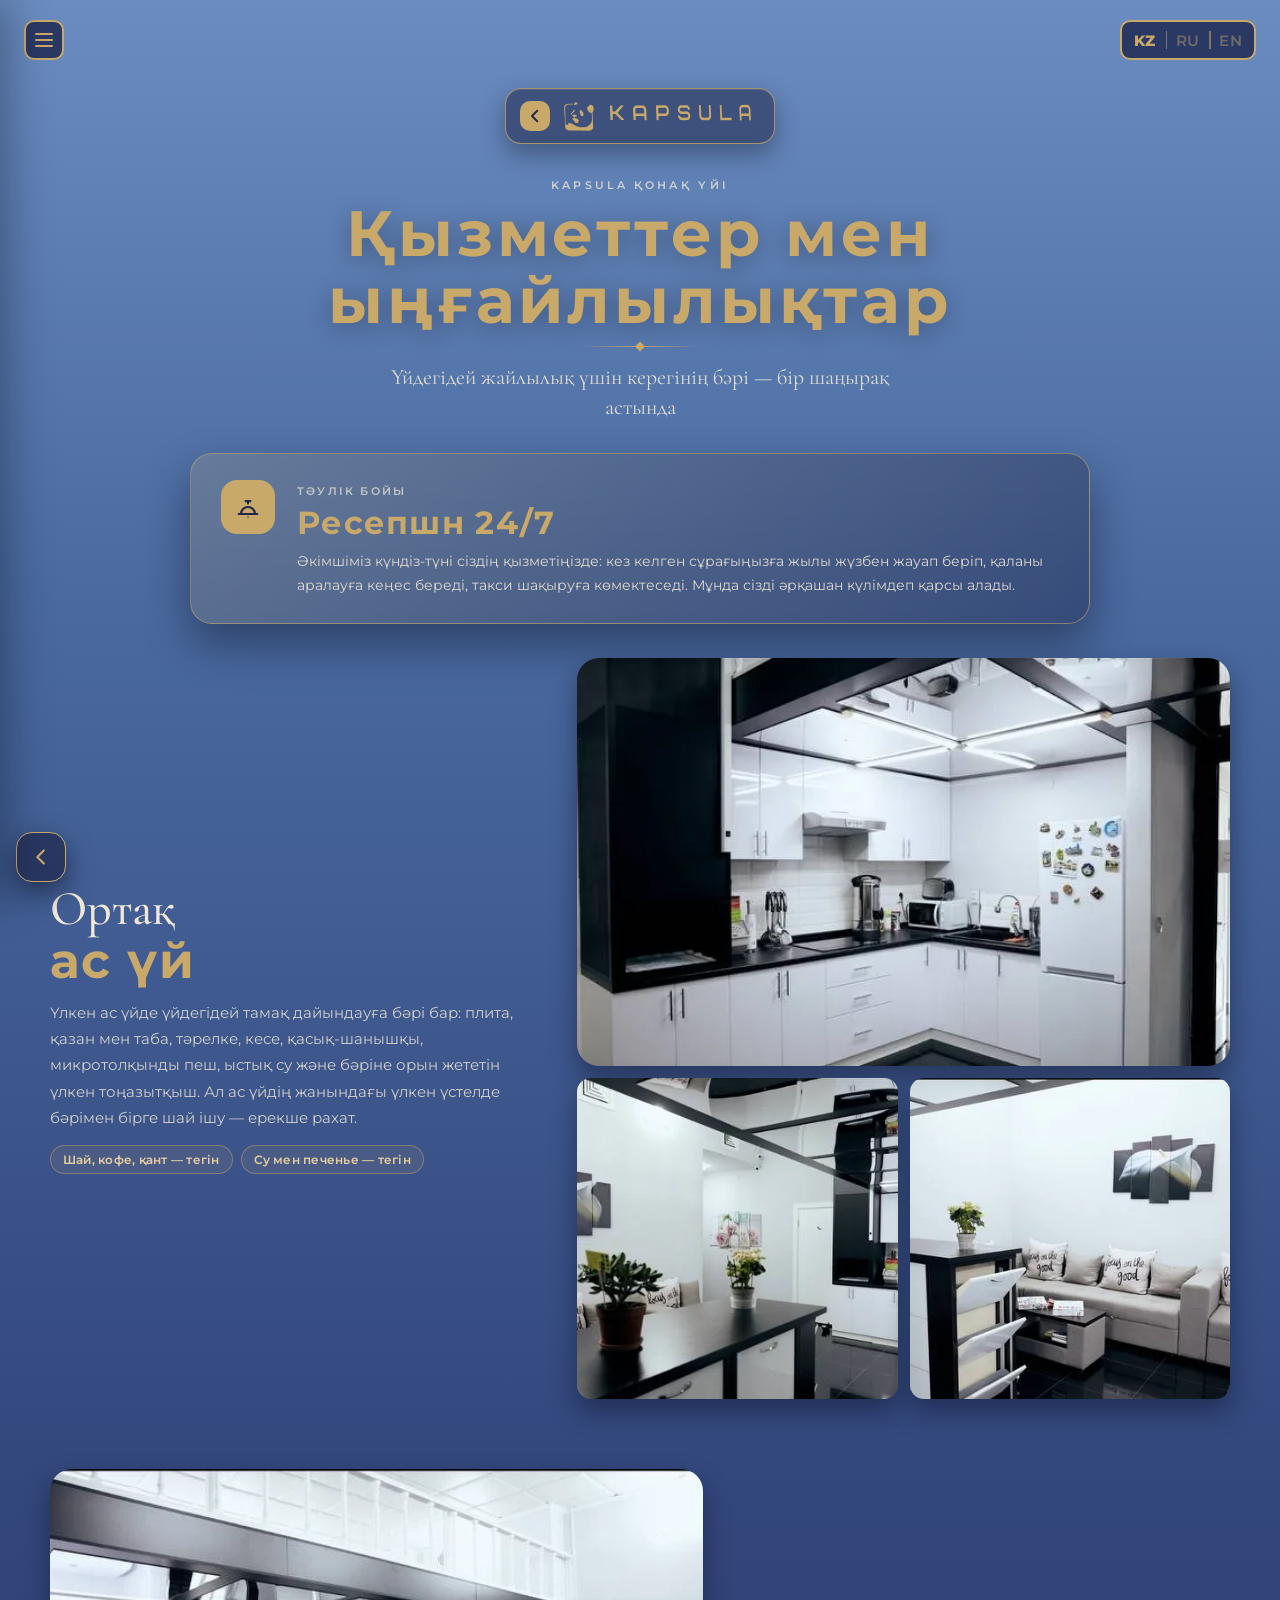
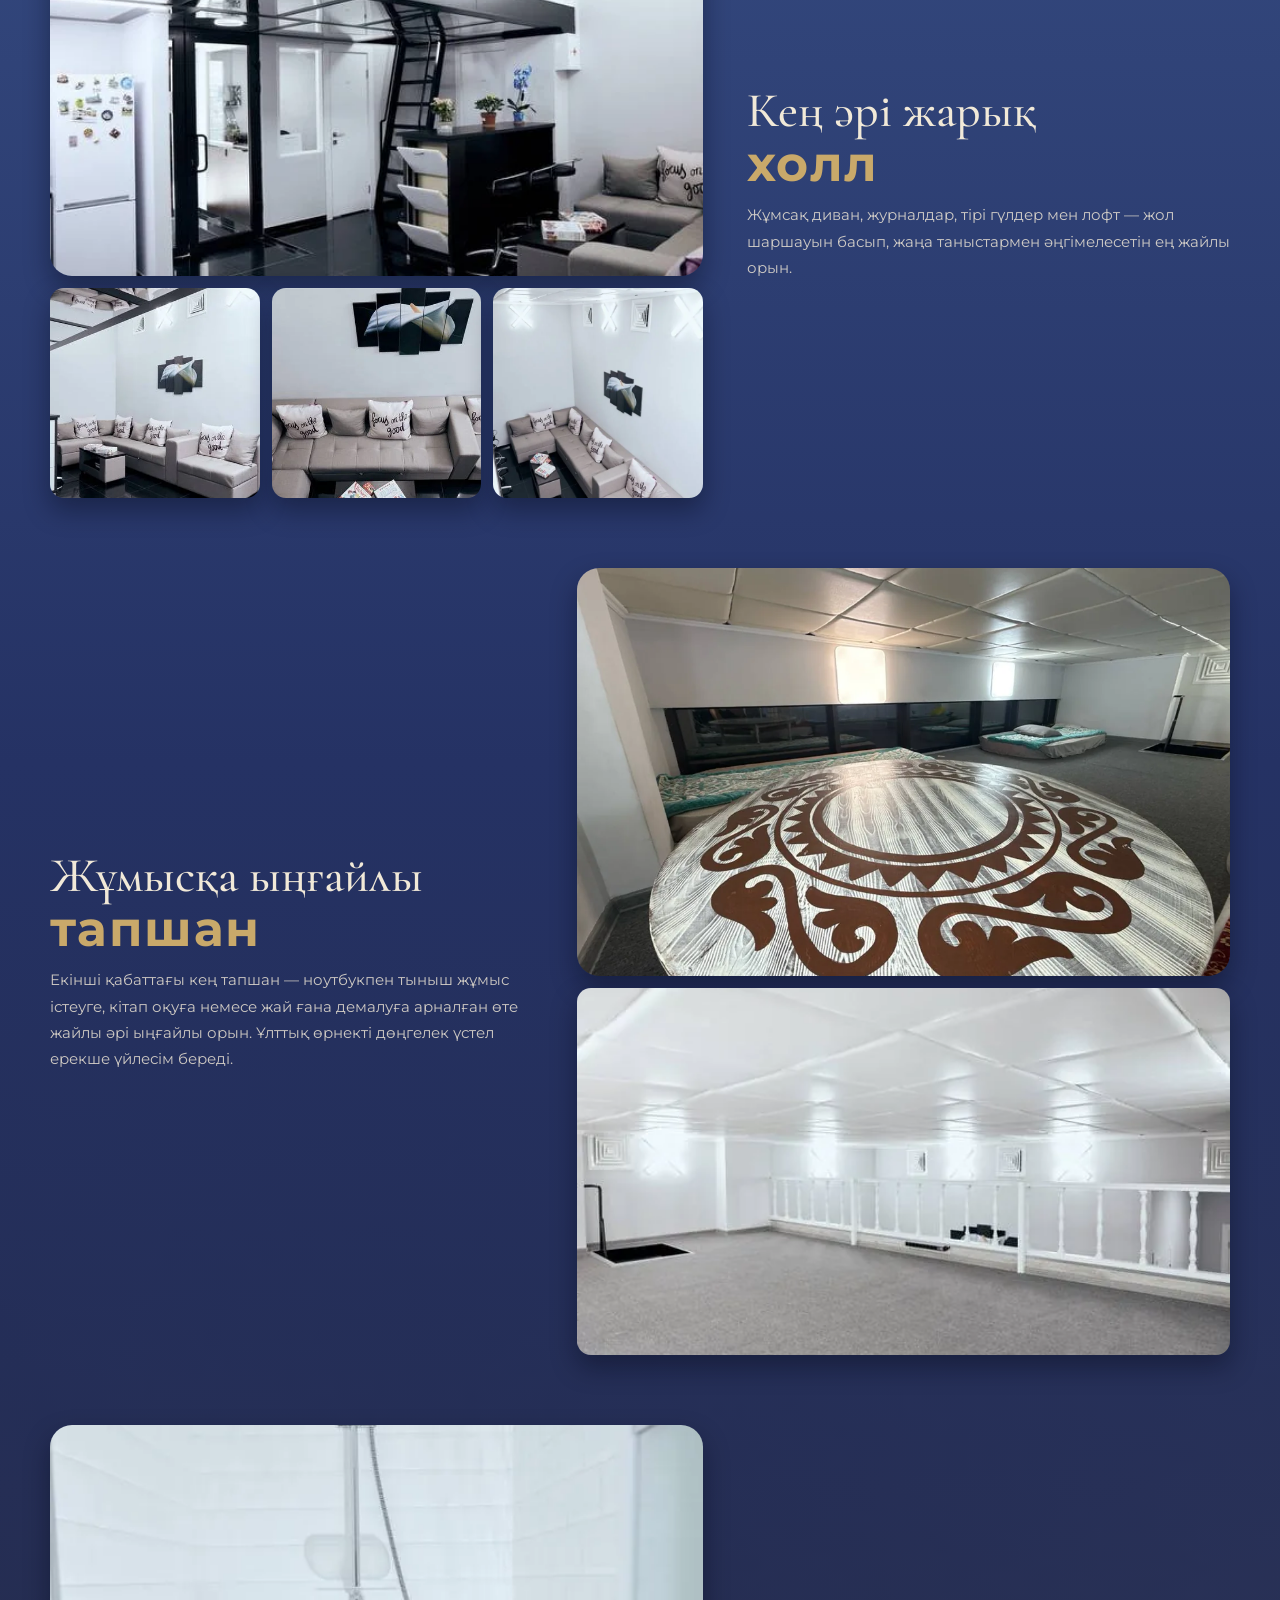
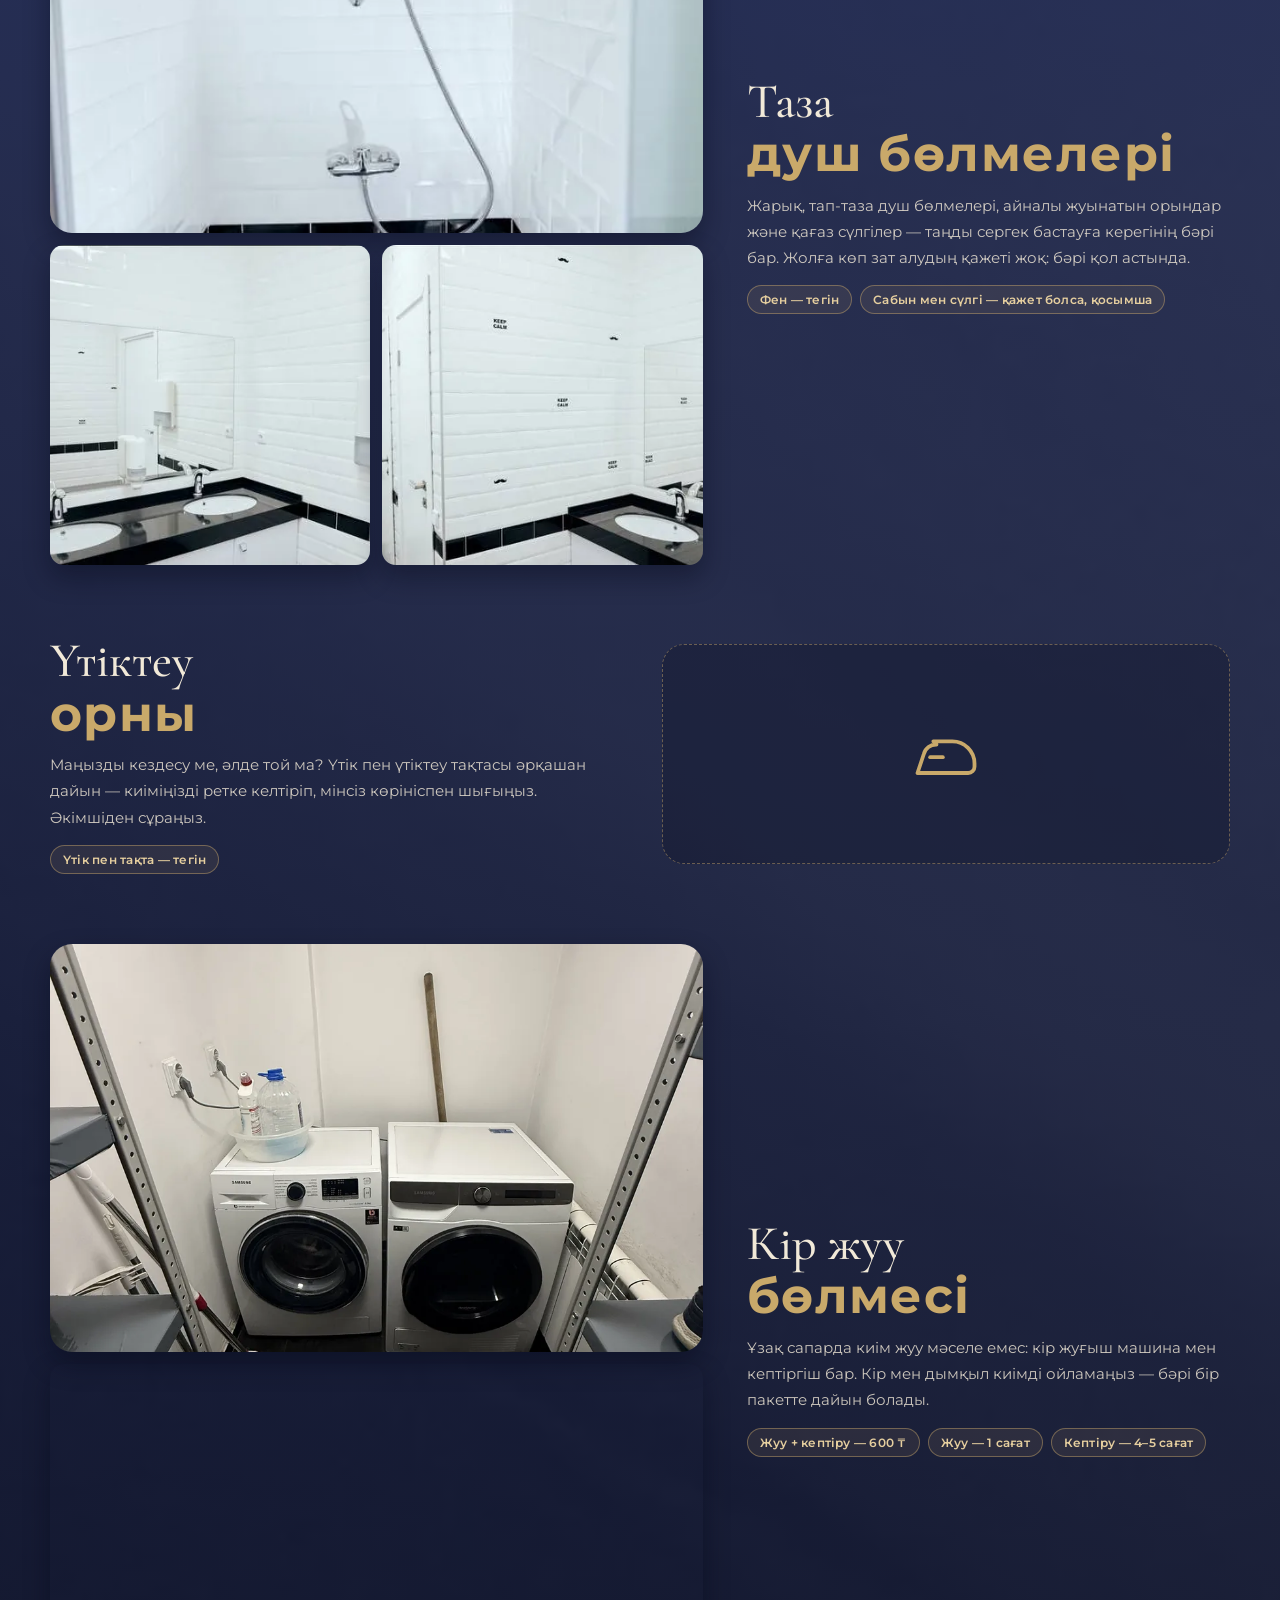
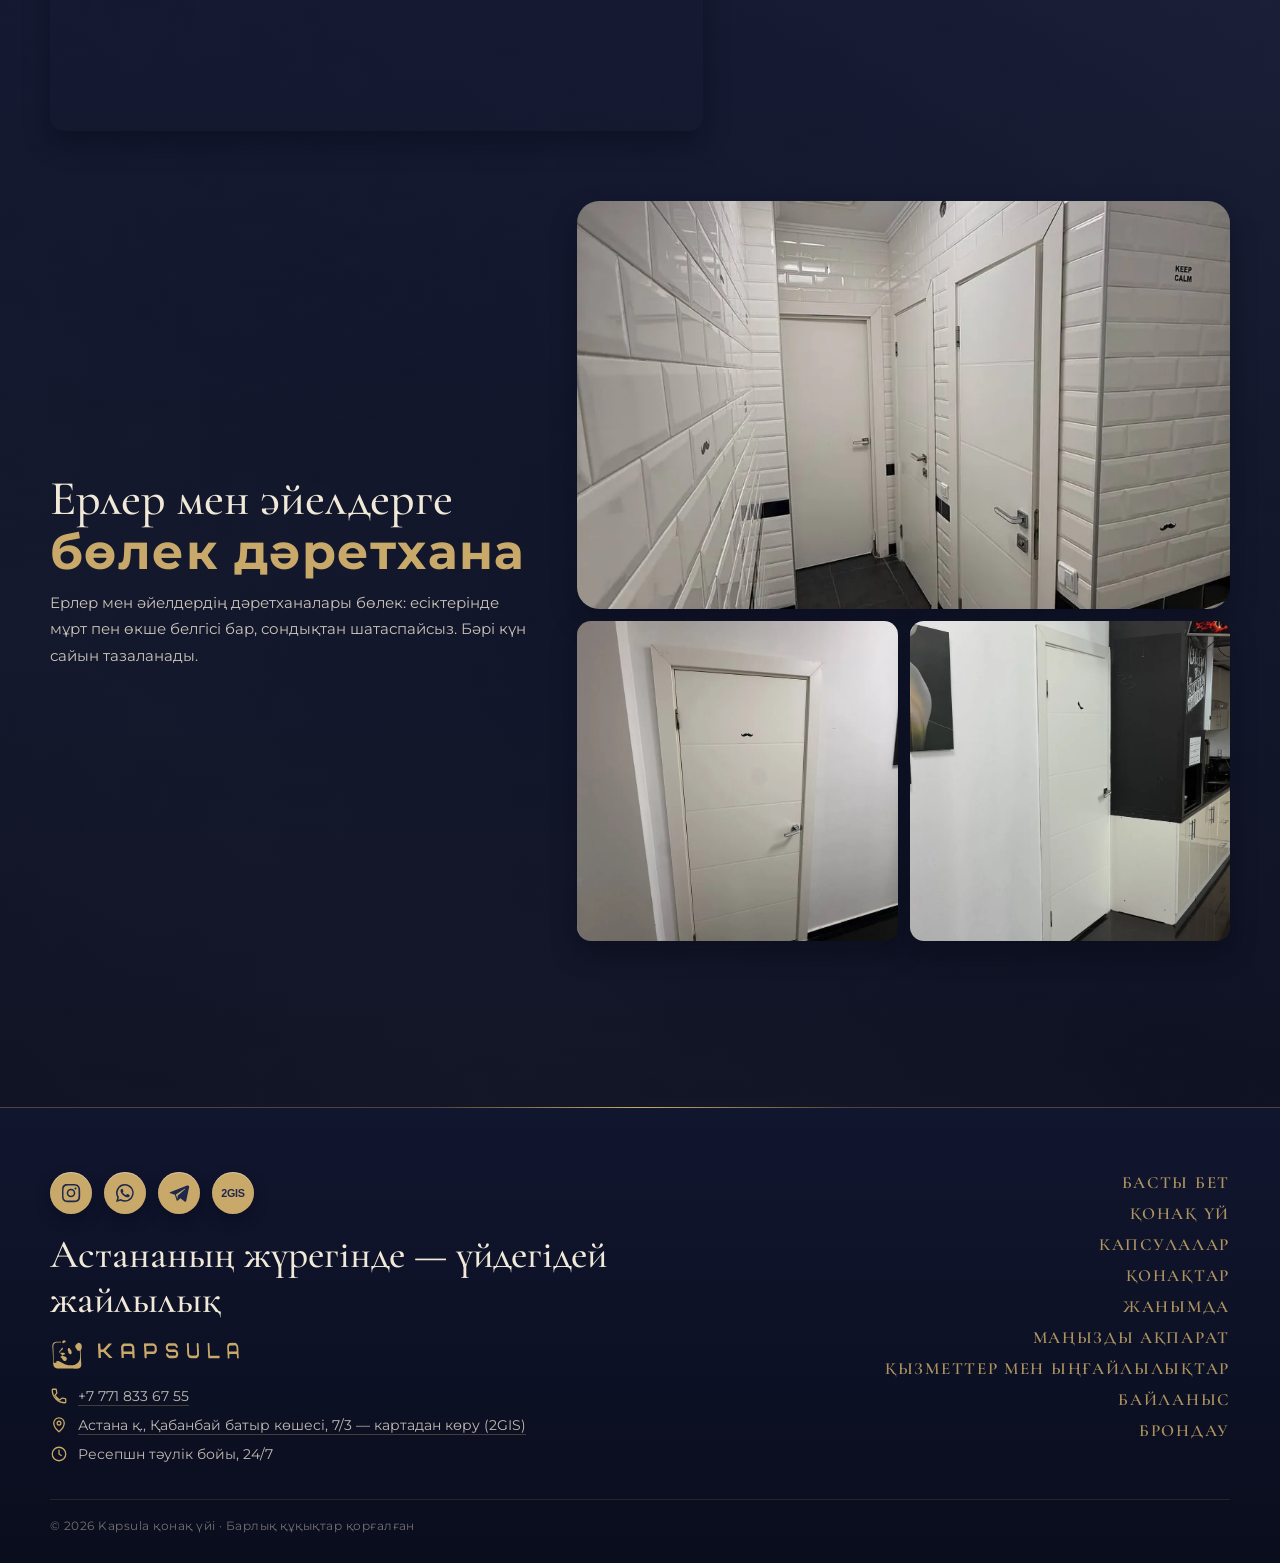
<file: services.html>
<!DOCTYPE html>
<html lang="kk">
<head>
  <meta charset="UTF-8">
  <meta name="viewport" content="width=device-width, initial-scale=1, viewport-fit=cover">
  <meta name="theme-color" content="#4a6aa0">
  <title>Қызметтер мен ыңғайлылықтар — Kapsula қонақ үйі</title>
  <meta name="description" content="Астананың дәл ортасындағы жайлы капсулалық қонақ үй: әйелдер мен ерлер капсулалары, VIP бөлме, ортақ ас үй, тапшан. Тәулігіне 6 000 ₸-ден. Брондау — WhatsApp арқылы.">
  <!-- Сілтемені WhatsApp/Telegram-ға жібергенде көрінетін атау, сипаттама және сурет.
       сайт мекенжайы: https://023islammm-cmyk.github.io/kapsula-hotel/ -->
  <meta property="og:url" content="https://023islammm-cmyk.github.io/kapsula-hotel/services.html">
  <meta property="og:type" content="website">
  <meta property="og:site_name" content="Kapsula қонақ үйі">
  <meta property="og:locale" content="kk_KZ">
  <meta property="og:title" content="Қызметтер мен ыңғайлылықтар — Kapsula қонақ үйі">
  <meta property="og:description" content="Астананың дәл ортасындағы жайлы капсулалық қонақ үй: әйелдер мен ерлер капсулалары, VIP бөлме, ортақ ас үй, тапшан. Тәулігіне 6 000 ₸-ден. Брондау — WhatsApp арқылы.">
  <meta property="og:image" content="https://023islammm-cmyk.github.io/kapsula-hotel/images/og-cover.jpg">
  <meta property="og:image:width" content="1200">
  <meta property="og:image:height" content="630">
  <meta name="twitter:card" content="summary_large_image">
  <link rel="preconnect" href="https://fonts.googleapis.com">
  <link rel="preconnect" href="https://fonts.gstatic.com" crossorigin>
  <link rel="stylesheet" href="https://fonts.googleapis.com/css2?family=Cormorant+Garamond:wght@500;600&family=Montserrat:wght@500;600;700&display=swap">
  <link rel="stylesheet" href="css/style.css">
  <link rel="stylesheet" href="css/page.css">
</head>
<body class="subpage">

  <!-- Жоғарғы бекітілген батырмалар -->
  <header class="topbar">
    <button class="menu-btn glass" type="button" aria-label="Мәзір" data-i18n-aria="menu.open"
            aria-expanded="false" aria-controls="menu">
      <span></span><span></span><span></span>
    </button>

    <nav class="lang glass" aria-label="Тіл">
      <button type="button" data-lang="kk" aria-pressed="true">KZ</button>
      <button type="button" data-lang="ru" aria-pressed="false">RU</button>
      <button type="button" data-lang="en" aria-pressed="false">EN</button>
    </nav>
  </header>

  <!-- Мәзір: сол жақтан ортаға дейін шығады -->
  <div class="menu-overlay" data-menu-close></div>
  <aside class="menu" id="menu" aria-hidden="true" inert>
    <div class="menu__head">
      <!-- Kapsula логотипі — басылмайды -->
      <div class="menu__logo" role="img" aria-label="Kapsula"></div>
      <button class="menu__close" type="button" aria-label="Жабу" data-i18n-aria="menu.close" data-menu-close>
        <span></span><span></span>
      </button>
    </div>

    <nav class="menu__nav">
      <ul class="menu__list">
        <li><a href="capsule.html" data-i18n="menu.kapsula">Kapsula</a></li>
        <li><a href="info.html" data-i18n="menu.info">Маңызды ақпарат</a></li>
        <li><a href="services.html" data-i18n="menu.services">Қызметтер мен ыңғайлылықтар</a></li>
        <li><a href="#contact" data-contact data-i18n="menu.contact">Байланыс</a></li>
        <li><a href="info.html#airport" data-i18n="menu.airport">Әуежайға транспорт</a></li>
        <li><a href="#booking" data-booking data-i18n="menu.booking">Брондау</a></li>
      </ul>
    </nav>

    <!-- Сілтемелер кейін нақты нөмір/аккаунтпен ауыстырылады -->
    <div class="menu__social">
      <a class="soc" href="https://wa.me/77718336755" aria-label="WhatsApp" target="_blank" rel="noopener">
        <svg viewBox="0 0 24 24" aria-hidden="true"><path d="M12 2.2a9.7 9.7 0 0 0-8.4 14.6L2.2 21.8l5.1-1.3A9.7 9.7 0 1 0 12 2.2zm0 17.7c-1.5 0-2.9-.4-4.1-1.1l-.3-.2-3 .8.8-2.9-.2-.3A8 8 0 1 1 12 19.9zm4.4-6c-.2-.1-1.4-.7-1.7-.8-.2-.1-.4-.1-.5.1l-.8 1c-.1.2-.3.2-.5.1a6.6 6.6 0 0 1-3.3-2.9c-.2-.4.2-.4.7-1.3.1-.1 0-.3 0-.4l-.8-1.8c-.2-.5-.4-.4-.5-.4h-.5c-.2 0-.4.1-.6.3-.2.2-.8.8-.8 2s.9 2.3 1 2.5c.1.2 1.7 2.6 4.2 3.7 1.6.7 2.2.7 3 .6.5-.1 1.4-.6 1.6-1.1.2-.6.2-1 .1-1.1l-.6-.4z"/></svg>
      </a>
      <a class="soc" href="https://www.instagram.com/kapsula.hotel.astana/" aria-label="Instagram" target="_blank" rel="noopener">
        <svg viewBox="0 0 24 24" aria-hidden="true"><path d="M12 7.3a4.7 4.7 0 1 0 0 9.4 4.7 4.7 0 0 0 0-9.4zm0 7.7a3 3 0 1 1 0-6 3 3 0 0 1 0 6zm6-7.9a1.1 1.1 0 1 1-2.2 0 1.1 1.1 0 0 1 2.2 0zM21.9 8.2c-.1-1.6-.4-3-1.6-4.2S17.4 2.4 15.8 2.3c-1.6-.1-6.5-.1-8.1 0C6.1 2.4 4.7 2.7 3.5 3.9S2.4 6.6 2.3 8.2c-.1 1.6-.1 6.5 0 8.1.1 1.6.4 3 1.6 4.2s2.6 1.5 4.2 1.6c1.6.1 6.5.1 8.1 0 1.6-.1 3-.4 4.2-1.6s1.5-2.6 1.6-4.2c.1-1.6.1-6.5-.1-8.1zM19.8 18a3.3 3.3 0 0 1-1.9 1.9c-1.3.5-4.4.4-5.9.4s-4.6.1-5.9-.4A3.3 3.3 0 0 1 4.2 18c-.5-1.3-.4-4.4-.4-5.9s-.1-4.6.4-5.9A3.3 3.3 0 0 1 6.1 4.3c1.3-.5 4.4-.4 5.9-.4s4.6-.1 5.9.4a3.3 3.3 0 0 1 1.9 1.9c.5 1.3.4 4.4.4 5.9s.1 4.6-.4 5.9z"/></svg>
      </a>
      <a class="soc soc--2gis" href="https://2gis.kz/astana/geo/70000001028295261" aria-label="2GIS" target="_blank" rel="noopener">
        <svg viewBox="0 0 24 24" aria-hidden="true"><text x="12" y="15.2" text-anchor="middle" font-family="Arial, Helvetica, sans-serif" font-weight="700" font-size="8.6" letter-spacing="-.2">2GIS</text></svg>
      </a>
    </div>
  </aside>


  <main class="cap">
    <header class="cap__head">
      <a class="back" href="index.html" aria-label="Басты бетке оралу" data-i18n-aria="back">
        <span class="back__arrow"><svg viewBox="0 0 24 24" aria-hidden="true"><path d="M15 5 8 12l7 7"/></svg></span>
        <span class="back__logo"></span>
      </a>
      <p class="cap__kicker" data-i18n="cap.kicker">Kapsula қонақ үйі</p>
      <h1 class="cap__title" data-i18n="svc.title">Қызметтер мен ыңғайлылықтар</h1>
      <span class="welcome__line" aria-hidden="true"></span>
      <p class="cap__lead" data-i18n="svc.lead">Үйдегідей жайлылық үшін керегінің бәрі — бір шаңырақ астында</p>
    </header>

    <section class="rec reveal" id="reception">
      <span class="rec__icon" aria-hidden="true"><svg viewBox="0 0 24 24" aria-hidden="true"><path d="M4 18h16M6 18a6 6 0 0 1 12 0M12 9V7M10 7h4"/><circle cx="12" cy="20.5" r=".1"/></svg></span>
      <div>
        <span class="rec__tag" data-i18n="svc.rec.tag">Тәулік бойы</span>
        <h2 class="rec__title" data-i18n="svc.rec.t">Ресепшн 24/7</h2>
        <p data-i18n="svc.rec.p">Әкімшіміз күндіз-түні сіздің қызметіңізде: кез келген сұрағыңызға жылы жүзбен жауап беріп, қаланы аралауға кеңес береді, такси шақыруға көмектеседі. Мұнда сізді әрқашан күлімдеп қарсы алады.</p>
      </div>
    </section>

    <section class="svc" id="kitchen">
      <div class="svc__text reveal">
        <h2 class="svc__title"><span data-i18n="svc.kitchen.t1">Ортақ</span> <strong data-i18n="svc.kitchen.t2">ас үй</strong></h2>
        <p data-i18n="svc.kitchen.p">Үлкен ас үйде үйдегідей тамақ дайындауға бәрі бар: плита, қазан мен таба, тәрелке, кесе, қасық-шанышқы, микротолқынды пеш, ыстық су және бәріне орын жететін үлкен тоңазытқыш. Ал ас үйдің жанындағы үлкен үстелде бәрімен бірге шай ішу — ерекше рахат.</p>
        <ul class="facts"><li data-i18n="svc.kitchen.f1">Шай, кофе, қант — тегін</li><li data-i18n="svc.kitchen.f2">Су мен печенье — тегін</li></ul>
      </div>
      <div class="svc__gal svc__gal--2 reveal reveal--d1">
        <img class="svc__big" src="images/kitchen-2.webp" alt="Ас үй" loading="lazy" decoding="async">
        <img src="images/kitchen-3.webp" alt="Ас үй мен үстел" loading="lazy" decoding="async">
        <img src="images/kitchen-1.webp" alt="Ас үй жанындағы демалыс аймағы" loading="lazy" decoding="async">
      </div>
    </section>

    <section class="svc svc--rev" id="hall">
      <div class="svc__text reveal">
        <h2 class="svc__title"><span data-i18n="svc.hall.t1">Кең әрі жарық</span> <strong data-i18n="svc.hall.t2">холл</strong></h2>
        <p data-i18n="svc.hall.p">Жұмсақ диван, журналдар, тірі гүлдер мен лофт — жол шаршауын басып, жаңа таныстармен әңгімелесетін ең жайлы орын.</p>
      </div>
      <div class="svc__gal svc__gal--3 reveal reveal--d1">
        <img class="svc__big" src="images/hall-3.webp" alt="Холл пен лофт" loading="lazy" decoding="async">
        <img src="images/hall-5.webp" alt="Демалыс аймағы" loading="lazy" decoding="async">
        <img src="images/hall-1.webp" alt="Жұмсақ диван" loading="lazy" decoding="async">
        <img src="images/hall-2.webp" alt="Биік төбелі холл" loading="lazy" decoding="async">
      </div>
    </section>

    <section class="svc" id="tapchan">
      <div class="svc__text reveal">
        <h2 class="svc__title"><span data-i18n="svc.tapchan.t1">Жұмысқа ыңғайлы</span> <strong data-i18n="svc.tapchan.t2">тапшан</strong></h2>
        <p data-i18n="svc.tapchan.p">Екінші қабаттағы кең тапшан — ноутбукпен тыныш жұмыс істеуге, кітап оқуға немесе жай ғана демалуға арналған өте жайлы әрі ыңғайлы орын. Ұлттық өрнекті дөңгелек үстел ерекше үйлесім береді.</p>
      </div>
      <div class="svc__gal svc__gal--1 reveal reveal--d1">
        <img class="svc__big" src="images/tapchan-2.webp" alt="Ұлттық өрнекті үстелі бар тапшан" loading="lazy" decoding="async">
        <img src="images/tapchan-1.webp" alt="Екінші қабаттағы кең тапшан" loading="lazy" decoding="async">
      </div>
    </section>

    <section class="svc svc--rev" id="bath">
      <div class="svc__text reveal">
        <h2 class="svc__title"><span data-i18n="svc.bath.t1">Таза</span> <strong data-i18n="svc.bath.t2">душ бөлмелері</strong></h2>
        <p data-i18n="svc.bath.p">Жарық, тап-таза душ бөлмелері, айналы жуынатын орындар және қағаз сүлгілер — таңды сергек бастауға керегінің бәрі бар. Жолға көп зат алудың қажеті жоқ: бәрі қол астында.</p>
        <ul class="facts"><li data-i18n="svc.bath.f1">Фен — тегін</li><li data-i18n="svc.bath.f2">Сабын мен сүлгі — қажет болса, қосымша</li></ul>
      </div>
      <div class="svc__gal svc__gal--2 reveal reveal--d1">
        <img class="svc__big" src="images/bath-1.webp" alt="Душ бөлмесі" loading="lazy" decoding="async">
        <img src="images/bath-2.webp" alt="Айналы жуынатын орын" loading="lazy" decoding="async">
        <img src="images/bath-3.webp" alt="Жуынатын бөлме" loading="lazy" decoding="async">
      </div>
    </section>

    <section class="svc svc--plain" id="ironing">
      <div class="svc__text reveal">
        <h2 class="svc__title"><span data-i18n="svc.ironing.t1">Үтіктеу</span> <strong data-i18n="svc.ironing.t2">орны</strong></h2>
        <p data-i18n="svc.ironing.p">Маңызды кездесу ме, әлде той ма? Үтік пен үтіктеу тақтасы әрқашан дайын — киіміңізді ретке келтіріп, мінсіз көрініспен шығыңыз. Әкімшіден сұраңыз.</p>
        <ul class="facts"><li data-i18n="svc.ironing.f1">Үтік пен тақта — тегін</li></ul>
      </div>
      <div class="svc__icon reveal reveal--d1" aria-hidden="true"><svg viewBox="0 0 24 24" aria-hidden="true"><path d="M3 18h16a2 2 0 0 0 2-2v-1a7 7 0 0 0-7-7H8M3 18l2-6a4 4 0 0 1 4-3"/><path d="M7 13h4"/></svg></div>
    </section>

    <section class="svc svc--rev" id="laundry">
      <div class="svc__text reveal">
        <h2 class="svc__title"><span data-i18n="svc.laundry.t1">Кір жуу</span> <strong data-i18n="svc.laundry.t2">бөлмесі</strong></h2>
        <p data-i18n="svc.laundry.p">Ұзақ сапарда киім жуу мәселе емес: кір жуғыш машина мен кептіргіш бар. Кір мен дымқыл киімді ойламаңыз — бәрі бір пакетте дайын болады.</p>
        <ul class="facts"><li data-i18n="svc.laundry.f1">Жуу + кептіру — 600 ₸</li><li data-i18n="svc.laundry.f2">Жуу — 1 сағат</li><li data-i18n="svc.laundry.f3">Кептіру — 4–5 сағат</li></ul>
      </div>
      <div class="svc__gal svc__gal--1 reveal reveal--d1">
        <img class="svc__big" src="images/laundry-1.webp" alt="Кір жуғыш машина мен кептіргіш" loading="lazy" decoding="async">
        <img src="images/laundry-2.webp" alt="Кір жуғыш машина мен кептіргіш — жақыннан" loading="lazy" decoding="async">
      </div>
    </section>

    <section class="svc" id="toilet">
      <div class="svc__text reveal">
        <h2 class="svc__title"><span data-i18n="svc.toilet.t1">Ерлер мен әйелдерге</span> <strong data-i18n="svc.toilet.t2">бөлек дәретхана</strong></h2>
        <p data-i18n="svc.toilet.p">Ерлер мен әйелдердің дәретханалары бөлек: есіктерінде мұрт пен өкше белгісі бар, сондықтан шатаспайсыз. Бәрі күн сайын тазаланады.</p>
      </div>
      <div class="svc__gal svc__gal--2 reveal reveal--d1">
        <img class="svc__big" src="images/toilet-3.webp" alt="Дәретхана дәлізі" loading="lazy" decoding="async">
        <img src="images/toilet-2.webp" alt="Ерлер дәретханасының есігі" loading="lazy" decoding="async">
        <img src="images/toilet-1.webp" alt="Әйелдер дәретханасының есігі" loading="lazy" decoding="async">
      </div>
    </section>
  </main>

  <!-- Сайттың төменгі бөлігі: әлеуметтік желілер, ұран, логотип, байланыс, бөлімдер -->
  <footer class="ft">
    <div class="ft__inner">
      <div class="ft__brand">
        <div class="ft__soc">
          <a class="soc" href="https://www.instagram.com/kapsula.hotel.astana/" aria-label="Instagram" target="_blank" rel="noopener"><svg viewBox="0 0 24 24" aria-hidden="true"><path d="M12 7.3a4.7 4.7 0 1 0 0 9.4 4.7 4.7 0 0 0 0-9.4zm0 7.7a3 3 0 1 1 0-6 3 3 0 0 1 0 6zm6-7.9a1.1 1.1 0 1 1-2.2 0 1.1 1.1 0 0 1 2.2 0zM21.9 8.2c-.1-1.6-.4-3-1.6-4.2S17.4 2.4 15.8 2.3c-1.6-.1-6.5-.1-8.1 0C6.1 2.4 4.7 2.7 3.5 3.9S2.4 6.6 2.3 8.2c-.1 1.6-.1 6.5 0 8.1.1 1.6.4 3 1.6 4.2s2.6 1.5 4.2 1.6c1.6.1 6.5.1 8.1 0 1.6-.1 3-.4 4.2-1.6s1.5-2.6 1.6-4.2c.1-1.6.1-6.5-.1-8.1zM19.8 18a3.3 3.3 0 0 1-1.9 1.9c-1.3.5-4.4.4-5.9.4s-4.6.1-5.9-.4A3.3 3.3 0 0 1 4.2 18c-.5-1.3-.4-4.4-.4-5.9s-.1-4.6.4-5.9A3.3 3.3 0 0 1 6.1 4.3c1.3-.5 4.4-.4 5.9-.4s4.6-.1 5.9.4a3.3 3.3 0 0 1 1.9 1.9c.5 1.3.4 4.4.4 5.9s.1 4.6-.4 5.9z"/></svg></a>
          <a class="soc" href="https://wa.me/77718336755" aria-label="WhatsApp" target="_blank" rel="noopener"><svg viewBox="0 0 24 24" aria-hidden="true"><path d="M12 2.2a9.7 9.7 0 0 0-8.4 14.6L2.2 21.8l5.1-1.3A9.7 9.7 0 1 0 12 2.2zm0 17.7c-1.5 0-2.9-.4-4.1-1.1l-.3-.2-3 .8.8-2.9-.2-.3A8 8 0 1 1 12 19.9zm4.4-6c-.2-.1-1.4-.7-1.7-.8-.2-.1-.4-.1-.5.1l-.8 1c-.1.2-.3.2-.5.1a6.6 6.6 0 0 1-3.3-2.9c-.2-.4.2-.4.7-1.3.1-.1 0-.3 0-.4l-.8-1.8c-.2-.5-.4-.4-.5-.4h-.5c-.2 0-.4.1-.6.3-.2.2-.8.8-.8 2s.9 2.3 1 2.5c.1.2 1.7 2.6 4.2 3.7 1.6.7 2.2.7 3 .6.5-.1 1.4-.6 1.6-1.1.2-.6.2-1 .1-1.1l-.6-.4z"/></svg></a>
          <a class="soc" href="https://t.me/+77718336755" aria-label="Telegram" target="_blank" rel="noopener"><svg viewBox="0 0 24 24" aria-hidden="true"><path d="M21.5 3.6 2.9 10.8c-1.3.5-1.3 1.2-.2 1.6l4.8 1.5 1.8 5.6c.2.6.1.9.8.9.5 0 .7-.2 1-.5l2.3-2.2 4.8 3.5c.9.5 1.5.2 1.7-.8l3.1-14.8c.3-1.3-.5-1.9-1.5-1.5zM8.6 13.5l9.7-6.1c.5-.3.9-.1.5.2l-8.3 7.5-.3 3.5z"/></svg></a>
          <a class="soc soc--2gis" href="https://2gis.kz/astana/geo/70000001028295261" aria-label="2GIS" target="_blank" rel="noopener"><svg viewBox="0 0 24 24" aria-hidden="true"><text x="12" y="15.2" text-anchor="middle" font-family="Arial, Helvetica, sans-serif" font-weight="700" font-size="8.6" letter-spacing="-.2">2GIS</text></svg></a>
        </div>
        <p class="ft__motto" data-i18n="ft.motto">Астананың жүрегінде — үйдегідей жайлылық</p>
        <a class="ft__logo" href="index.html" aria-label="Kapsula — басты бет" data-i18n-aria="back"></a>
        <ul class="ft__contacts">
          <li><svg viewBox="0 0 24 24" aria-hidden="true"><path d="M6.6 10.8a15.2 15.2 0 0 0 6.6 6.6l2.2-2.2a1 1 0 0 1 1-.25 11.4 11.4 0 0 0 3.6.57 1 1 0 0 1 1 1V20a1 1 0 0 1-1 1A17 17 0 0 1 3 4a1 1 0 0 1 1-1h3.5a1 1 0 0 1 1 1c0 1.25.2 2.45.57 3.57a1 1 0 0 1-.25 1z"/></svg><a href="tel:+77718336755">+7 771 833 67 55</a></li>
          <li><svg viewBox="0 0 24 24" aria-hidden="true"><path d="M12 21s-7-6.2-7-11.5a7 7 0 0 1 14 0C19 14.8 12 21 12 21z"/><circle cx="12" cy="9.5" r="2.5"/></svg><a href="https://2gis.kz/astana/geo/70000001028295261" target="_blank" rel="noopener" data-i18n="ft.map">Астана қ., Қабанбай батыр көшесі, 7/3 — картадан көру (2GIS)</a></li>
          <li><svg viewBox="0 0 24 24" aria-hidden="true"><circle cx="12" cy="12" r="9"/><path d="M12 7v5l3 2"/></svg><span data-i18n="ft.hours">Ресепшн тәулік бойы, 24/7</span></li>
        </ul>
      </div>
      <nav class="ft__nav" aria-label="Бөлімдер" data-i18n-aria="ft.nav">
        <a href="index.html" data-i18n="ft.home">Басты бет</a>
        <a href="hotel.html" data-i18n="quick.hotel">Қонақ үй</a>
        <a href="capsule.html" data-i18n="cap.title">Капсулалар</a>
        <a href="guests.html" data-i18n="quick.guests">Қонақтар</a>
        <a href="nearby.html" data-i18n="quick.nearby">Жанымда</a>
        <a href="info.html" data-i18n="menu.info">Маңызды ақпарат</a>
        <a href="services.html" data-i18n="menu.services">Қызметтер мен ыңғайлылықтар</a>
        <a href="#contact" data-contact data-i18n="menu.contact">Байланыс</a>
        <a href="#booking" data-booking data-i18n="menu.booking">Брондау</a>
      </nav>
    </div>
    <p class="ft__copy">© 2026 <span data-i18n="ft.copy">Kapsula қонақ үйі · Барлық құқықтар қорғалған</span></p>
  </footer>

  <!-- Брондау терезесі: экран ортасында, арты мөлдір-күңгірт. Толтырылған мәлімет WhatsApp хабарламасына айналады (js/main.js) -->
  <div class="bk-overlay" data-bk-close hidden></div>
  <div class="bk" id="booking-modal" role="dialog" aria-modal="true" aria-labelledby="bk-title" hidden>
    <button class="bk__close" type="button" data-bk-close aria-label="Жабу" data-i18n-aria="menu.close"><span></span><span></span></button>
    <h2 class="bk__title" id="bk-title" data-i18n="bk.title">Брондау</h2>
    <p class="bk__sub" data-i18n="bk.sub">Үш жолды толтырыңыз — қалғанын WhatsApp-та нақтылаймыз</p>
    <form class="bk__form" novalidate>
      <label class="bk__field">
        <span class="bk__label" data-i18n="bk.name">Аты-жөні</span>
        <input class="bk__input" type="text" name="name" autocomplete="name" maxlength="60" placeholder="Мысалы: Айгерім Сейітова" data-i18n-ph="bk.name.ph">
      </label>
      <div class="bk__field">
        <span class="bk__label" id="bk-days-label" data-i18n="bk.days">Қанша күнге</span>
        <div class="bk__days">
          <button class="bk__step" type="button" data-step="-1" aria-label="−1">−</button>
          <output class="bk__daysval" aria-live="polite"><b>1</b> <span class="bk__unit">күн</span></output>
          <button class="bk__step" type="button" data-step="1" aria-label="+1">+</button>
        </div>
        <input class="bk__range" type="range" name="days" min="1" max="31" value="1" aria-labelledby="bk-days-label">
      </div>
      <fieldset class="bk__field bk__gender bk__type">
        <legend class="bk__label" data-i18n="bk.type">Орын түрі</legend>
        <label class="bk__check"><input type="radio" name="type" value="single" checked><span class="bk__box" aria-hidden="true"></span><span data-i18n="bk.single">Бір адамдық</span></label>
        <label class="bk__check"><input type="radio" name="type" value="double"><span class="bk__box" aria-hidden="true"></span><span data-i18n="bk.double">Екі адамдық</span></label>
      </fieldset>
      <fieldset class="bk__field bk__gender bk__sex">
        <legend class="bk__label" data-i18n="bk.gender">Жынысы</legend>
        <label class="bk__check"><input type="radio" name="gender" value="male"><span class="bk__box" aria-hidden="true"></span><span data-i18n="bk.male">Ер</span></label>
        <label class="bk__check"><input type="radio" name="gender" value="female"><span class="bk__box" aria-hidden="true"></span><span data-i18n="bk.female">Әйел</span></label>
      </fieldset>
      <div class="bk__price">
        <span class="bk__label" data-i18n="bk.price">Бағасы</span>
        <b class="bk__total">6 000 ₸</b>
        <small class="bk__per"></small>
      </div>
      <p class="bk__err" role="alert" hidden></p>
      <button class="bk__submit" type="submit"><svg viewBox="0 0 24 24" aria-hidden="true"><path d="M12 2.2a9.7 9.7 0 0 0-8.4 14.6L2.2 21.8l5.1-1.3A9.7 9.7 0 1 0 12 2.2zm0 17.7c-1.5 0-2.9-.4-4.1-1.1l-.3-.2-3 .8.8-2.9-.2-.3A8 8 0 1 1 12 19.9zm4.4-6c-.2-.1-1.4-.7-1.7-.8-.2-.1-.4-.1-.5.1l-.8 1c-.1.2-.3.2-.5.1a6.6 6.6 0 0 1-3.3-2.9c-.2-.4.2-.4.7-1.3.1-.1 0-.3 0-.4l-.8-1.8c-.2-.5-.4-.4-.5-.4h-.5c-.2 0-.4.1-.6.3-.2.2-.8.8-.8 2s.9 2.3 1 2.5c.1.2 1.7 2.6 4.2 3.7 1.6.7 2.2.7 3 .6.5-.1 1.4-.6 1.6-1.1.2-.6.2-1 .1-1.1l-.6-.4z"/></svg><span data-i18n="bk.submit">Брондау</span></button>
      <p class="bk__hint" data-i18n="bk.hint">Батырманы басқанда WhatsApp ашылады, хабарлама өзі жазылып тұрады</p>
    </form>
  </div>

  <!-- «Байланыс» терезесі: WhatsApp, Telegram, қоңырау -->
  <div class="bk-overlay ct-overlay" data-ct-close hidden></div>
  <div class="bk ct" id="contact-modal" role="dialog" aria-modal="true" aria-labelledby="ct-title" hidden>
    <button class="bk__close" type="button" data-ct-close aria-label="Жабу" data-i18n-aria="menu.close"><span></span><span></span></button>
    <h2 class="bk__title" id="ct-title" data-i18n="ct.title">Байланыс</h2>
    <p class="bk__sub" data-i18n="ct.sub">Сізге ыңғайлы тәсілді таңдаңыз — тез жауап береміз</p>
    <div class="ct__list">
      <a class="ct__btn ct__btn--wa" href="https://wa.me/77718336755" target="_blank" rel="noopener"><span class="ct__ico"><svg viewBox="0 0 24 24" aria-hidden="true"><path d="M12 2.2a9.7 9.7 0 0 0-8.4 14.6L2.2 21.8l5.1-1.3A9.7 9.7 0 1 0 12 2.2zm0 17.7c-1.5 0-2.9-.4-4.1-1.1l-.3-.2-3 .8.8-2.9-.2-.3A8 8 0 1 1 12 19.9zm4.4-6c-.2-.1-1.4-.7-1.7-.8-.2-.1-.4-.1-.5.1l-.8 1c-.1.2-.3.2-.5.1a6.6 6.6 0 0 1-3.3-2.9c-.2-.4.2-.4.7-1.3.1-.1 0-.3 0-.4l-.8-1.8c-.2-.5-.4-.4-.5-.4h-.5c-.2 0-.4.1-.6.3-.2.2-.8.8-.8 2s.9 2.3 1 2.5c.1.2 1.7 2.6 4.2 3.7 1.6.7 2.2.7 3 .6.5-.1 1.4-.6 1.6-1.1.2-.6.2-1 .1-1.1l-.6-.4z"/></svg></span><span><b data-i18n="ct.wa">WhatsApp-қа жазу</b><small>+7 771 833 67 55</small></span></a>
      <a class="ct__btn ct__btn--tg" href="https://t.me/+77718336755" target="_blank" rel="noopener"><span class="ct__ico"><svg viewBox="0 0 24 24" aria-hidden="true"><path d="M21.5 3.6 2.9 10.8c-1.3.5-1.3 1.2-.2 1.6l4.8 1.5 1.8 5.6c.2.6.1.9.8.9.5 0 .7-.2 1-.5l2.3-2.2 4.8 3.5c.9.5 1.5.2 1.7-.8l3.1-14.8c.3-1.3-.5-1.9-1.5-1.5zM8.6 13.5l9.7-6.1c.5-.3.9-.1.5.2l-8.3 7.5-.3 3.5z"/></svg></span><span><b data-i18n="ct.tg">Telegram-ға жазу</b><small>+7 771 833 67 55</small></span></a>
      <a class="ct__btn ct__btn--ph" href="tel:+77718336755"><span class="ct__ico"><svg viewBox="0 0 24 24" aria-hidden="true"><path d="M6.6 10.8a15.2 15.2 0 0 0 6.6 6.6l2.2-2.2a1 1 0 0 1 1-.25 11.4 11.4 0 0 0 3.6.57 1 1 0 0 1 1 1V20a1 1 0 0 1-1 1A17 17 0 0 1 3 4a1 1 0 0 1 1-1h3.5a1 1 0 0 1 1 1c0 1.25.2 2.45.57 3.57a1 1 0 0 1-.25 1z"/></svg></span><span><b data-i18n="ct.call">Қоңырау шалу</b><small>+7 771 833 67 55</small></span></a>
    </div>
  </div>

  <script src="js/main.js"></script>
</body>
</html>
</file>
<file: css/style.css>
/* ===== Түстер мен өлшемдер ===== */
:root {
  --navy: #1f274c;          /* силуэт пен фонның қою көгі */
  --gold: #c9a96a;          /* шампань алтын (1-нұсқа «Тыныш люкс») */
  --ivory: #f1e9d8;         /* піл сүйегі түсті мәтін */
  --font-serif: "Cormorant Garamond", Georgia, "Times New Roman", serif;
  --font-sans: "Montserrat", system-ui, -apple-system, "Segoe UI", Arial, sans-serif;
  --sky-top: #c8d2dc;       /* аспанның ең жоғарғы түсі */
  --sky-bottom: #d9dde6;    /* силуэт басталатын жердегі аспан түсі */
  --glass: rgba(31, 39, 76, 0.82);   /* батырма іші — қою көк шыны */

  --pad-x: 14px;            /* батырмалардың экран шетінен қашықтығы */
  --pad-top: 14px;
  --btn-h: 36px;            /* екі батырманың биіктігі бірдей */
  --radius: 10px;

  --logo-w: min(62vw, 250px);
}

*, *::before, *::after { box-sizing: border-box; }

html, body { margin: 0; padding: 0; }

body {
  min-height: 100vh;
  background: var(--navy);
  font-family: var(--font-sans);
  color: var(--navy);
  -webkit-font-smoothing: antialiased;
}

/* ===== Жоғарғы батырмалар (бекітілген) ===== */
.topbar {
  position: fixed;
  top: 0; left: 0; right: 0;
  z-index: 100;
  display: flex;
  align-items: center;
  justify-content: space-between;
  padding: calc(var(--pad-top) + env(safe-area-inset-top)) calc(var(--pad-x) + env(safe-area-inset-right)) 0 calc(var(--pad-x) + env(safe-area-inset-left));
  pointer-events: none;
}
.topbar > * { pointer-events: auto; }

/* Күңгірт шыны фон — кез келген фонда батырмалар анық көрінеді */
.glass {
  background: var(--glass);
  -webkit-backdrop-filter: blur(10px) saturate(140%);
  backdrop-filter: blur(10px) saturate(140%);
  border: 2px solid var(--gold);
  border-radius: var(--radius);
  position: relative;
  overflow: hidden;
}

/* Жарқыл: батырма бетінен анда-санда жарық өтеді */
.glass::after {
  content: "";
  position: absolute;
  top: 0; bottom: 0;
  left: -60%;
  width: 40%;
  background: linear-gradient(100deg, transparent, rgba(255, 255, 255, 0.45), transparent);
  pointer-events: none;
  animation: shine 3.2s ease-in-out infinite;
}
@keyframes shine {
  0%, 55% { left: -60%; }
  100%    { left: 130%; }
}
@media (prefers-reduced-motion: reduce) {
  .glass::after { animation: none; display: none; }
}

/* ☰ мәзір батырмасы */
.menu-btn {
  width: var(--btn-h);
  height: var(--btn-h);
  padding: 0;
  display: flex;
  flex-direction: column;
  align-items: center;
  justify-content: center;
  gap: 4px;
  cursor: pointer;
}
.menu-btn span {
  display: block;
  width: 16px;
  height: 2px;
  border-radius: 2px;
  background: var(--gold);
}

/* KZ | RU | EN */
.lang {
  height: var(--btn-h);
  display: flex;
  align-items: center;
  padding: 0 2px;
}
.lang button {
  position: relative;
  height: 100%;
  padding: 0 9px;
  border: 0;
  background: none;
  font: inherit;
  font-size: 14px;
  font-weight: 600;
  letter-spacing: 0.02em;
  color: rgba(201, 169, 106, 0.45);   /* белсенді емес тіл — бозғылт алтын */
  cursor: pointer;
  transition: color .2s;
}
.lang button + button::before {   /* тік бөлгіш сызық */
  content: "";
  position: absolute;
  left: 0; top: 25%; bottom: 25%;
  width: 1.5px;
  background: rgba(201, 169, 106, 0.55);
}
.lang button[aria-pressed="true"] {
  color: var(--gold);
  font-weight: 800;
}

.menu-btn:focus-visible,
.lang button:focus-visible { outline: 2px solid var(--gold); outline-offset: 2px; }

/* ===== Басты экран фоны ===== */
.hero {
  position: relative;
  display: flex;
  flex-direction: column;
}
/* ===== Логотип ===== */
/* Пішіні — images/logo.svg (маска), түсі — қою көк, бетінен алтын жарқыл өтеді */
.logo {
  position: absolute;
  z-index: 2;
  left: 50%;
  transform: translateX(-50%);
  /* мобильді: батырмалардың астында, ортада */
  top: calc(env(safe-area-inset-top) + var(--pad-top) + var(--btn-h) + 14px);
  width: var(--logo-w);
  aspect-ratio: 1127 / 173.5;
  -webkit-mask: url("../images/logo.svg") center / contain no-repeat;
  mask: url("../images/logo.svg") center / contain no-repeat;
  background: linear-gradient(100deg,
    var(--navy) 0%, var(--navy) 38%,
    #a88a4f 43%, var(--gold) 46%, #f6ecd2 50%, var(--gold) 54%, #a88a4f 57%,
    var(--navy) 62%, var(--navy) 100%);
  background-size: 300% 100%;
  animation: logo-shine 4.5s ease-in-out infinite;
}
@keyframes logo-shine {
  0%, 45% { background-position: 100% 0; }
  100%    { background-position: 0% 0; }
}
@media (prefers-reduced-motion: reduce) {
  .logo { animation: none; background: var(--navy); }
}

/* Астананың шынайы фотосы (images/city.webp, 1584×484 — артық аспаны қиылған).
   Блоктың өзі — аспан көгінен ақшыл көкке градиент; фото ::before ішінде,
   шеттері мен төмені маска арқылы осы көкке біркелкі сіңеді.
   Мобильді: экранның 30%-ы, фото блок биіктігіне толық сыяды (ені экраннан кең — ортасы көрінеді),
   Бәйтеректің ұшы логотиптің астына кіреді. */
.hero__city {
  position: relative;
  flex: none;
  width: 100%;
  height: max(240px, calc(30svh + env(safe-area-inset-top)));
  background: linear-gradient(to bottom, #5f9bd3 0%, #7aa6d6 60%, #5f84bb 90%, #4a6aa0 100%);
}
.hero__city::before {
  content: "";
  position: absolute;
  inset: 0;
  background: url("../images/city.webp") center bottom / auto 100% no-repeat;
  -webkit-mask-image: linear-gradient(to bottom, #000 88%, transparent 100%);
  mask-image: linear-gradient(to bottom, #000 88%, transparent 100%);
}
/* Фото мен төменгі көктің жігі біркелкі болсын */
.hero__city::after {
  content: "";
  position: absolute;
  inset: auto 0 -2px 0;
  height: 8%;
  background: linear-gradient(to bottom, rgba(74, 106, 160, 0), #4a6aa0);
  pointer-events: none;
}
/* Ақшыл көктен батырмаларға қарай қанық көкке, одан әрі бұрынғы толқынды фон */
.hero__bottom {
  flex: 1;
  margin-top: -1px;      /* жіңішке саңылау болмасын */
  background: linear-gradient(to bottom, #4a6aa0 0%, #34497f 45%, #253264 80%, var(--navy) 100%);
}

/* ===== Қош келдіңіздер + домалақ батырмалар — 1-нұсқа «Тыныш люкс» ===== */
.welcome {
  min-height: 25svh;         /* қала фотосынан кейін экранның 25%-ы */
  display: flex;
  flex-direction: column;
  justify-content: center;
  padding: 10px 14px 14px;
  text-align: center;
}
/* Тақырып: «Kapsula — это...» ішіндегі Kapsula сөзімен бірдей — Montserrat 700, шампань алтын.
   «Kapsula» сөзінің орнында толық логотип (панда + KAPSULA) тұрады */
.welcome__title {
  margin: 0 auto;
  display: flex;
  flex-wrap: wrap;
  justify-content: center;
  align-items: center;
  gap: .18em .5em;
  font-family: var(--font-sans);
  font-weight: 700;
  font-size: clamp(17px, 5vw, 21px);     /* телефонда ықшам */
  line-height: 1.2;
  letter-spacing: .04em;
  color: var(--gold);
  text-shadow: 0 2px 12px rgba(0, 0, 0, .25);
}
.welcome__pre:empty, .welcome__post:empty { display: none; }
.welcome__logo {
  flex: none;
  height: 1.3em;
  aspect-ratio: 1127 / 173.5;
  -webkit-mask: url("../images/logo.svg") center / contain no-repeat;
  mask: url("../images/logo.svg") center / contain no-repeat;
  background: var(--gold);
}
/* Жіңішке шампань сызық, ортасында кішкентай ромбы */
.welcome__line {
  position: relative;
  display: block;
  width: 120px;
  height: 1px;
  margin: 10px auto 14px;
  background: linear-gradient(90deg, transparent, rgba(201, 169, 106, .9), transparent);
}
.welcome__line::after {
  content: "";
  position: absolute;
  left: 50%; top: -3px;
  width: 7px; height: 7px;
  background: var(--gold);
  transform: translateX(-50%) rotate(45deg);
}

/* 4 батырма — 3D карточкалар (қолданушы сызбасы бойынша): ортаға қарай бұрылған,
   сыртқы жиектері биік, ортаға қарай аласарады. Ішінде кейін фото болады,
   ортасында белгіше + жазу. Телефонда да, компьютерде де бір қатарда */
.quick {
  list-style: none;
  margin: 0 auto;
  padding: 0;
  width: 100%;
  max-width: 1120px;
  display: grid;
  grid-template-columns: repeat(4, 1fr);
  gap: 6px;
  align-items: center;
}
.quick li { --ry: 0deg; --s: 1; }
.quick li:nth-child(1) { --ry: 24deg;  --s: 1; }
.quick li:nth-child(2) { --ry: 34deg;  --s: .9; }
.quick li:nth-child(3) { --ry: -34deg; --s: .9; }
.quick li:nth-child(4) { --ry: -24deg; --s: 1; }
.quick__item {
  display: block;
  text-decoration: none;
  -webkit-tap-highlight-color: transparent;
}
.quick__card {
  position: relative;
  display: flex;
  flex-direction: column;
  align-items: center;
  justify-content: center;
  gap: 7px;
  aspect-ratio: 4 / 5;                 /* телефон: тік, экранға сыяды */
  overflow: hidden;
  border-radius: 12px;
  border: 1px solid rgba(201, 169, 106, .7);
  background: linear-gradient(160deg, #34497f 0%, #253264 55%, #1a2147 100%);
  box-shadow: 0 14px 28px rgba(5, 8, 22, .45), inset 0 1px 0 rgba(255, 255, 255, .12);
  transform: perspective(600px) rotateY(var(--ry)) scale(var(--s));
  transition: transform .5s cubic-bezier(.22, .8, .25, 1), border-color .3s, box-shadow .3s;
}
/* Фото орны: кейін background-image немесе <img> қойылады */
.quick__photo {
  position: absolute;
  inset: 0;
  background-position: center;
  background-size: cover;
}
.quick__photo img { width: 100%; height: 100%; object-fit: cover; display: block; }
/* Фото үстінен күңгірт қабат — белгіше мен жазу анық көрінсін */
.quick__card::after {
  content: "";
  position: absolute;
  inset: 0;
  background: linear-gradient(to bottom, rgba(14, 18, 38, .3), rgba(14, 18, 38, .62));
  pointer-events: none;
}
.quick__icon {
  position: relative;
  z-index: 1;
  width: clamp(30px, 9vw, 38px);
  aspect-ratio: 1;
  display: grid;
  place-items: center;
  border-radius: 50%;
  border: 1px solid rgba(201, 169, 106, .75);
  background: rgba(31, 39, 76, .55);
  -webkit-backdrop-filter: blur(6px);
  backdrop-filter: blur(6px);
}
.quick__icon svg {
  width: 55%;
  height: 55%;
  fill: none;
  stroke: var(--gold);
  stroke-width: 1.3;
  stroke-linecap: round;
  stroke-linejoin: round;
}
.quick__label {
  position: relative;
  z-index: 1;
  font-family: var(--font-sans);
  font-weight: 600;
  font-size: clamp(7.5px, 2.2vw, 9.5px);
  letter-spacing: .06em;
  text-transform: uppercase;
  white-space: nowrap;
  color: var(--ivory);
  text-shadow: 0 1px 6px rgba(0, 0, 0, .5);
}
/* Hover: карточка түзеліп, сәл көтеріледі */
.quick__item:hover .quick__card,
.quick__item:focus-visible .quick__card {
  transform: perspective(600px) rotateY(calc(var(--ry) * .35)) scale(var(--s)) translateY(-4px);
  border-color: var(--gold);
  box-shadow: 0 20px 36px rgba(5, 8, 22, .55), 0 0 0 1px rgba(201, 169, 106, .3), inset 0 1px 0 rgba(255, 255, 255, .16);
}
.quick__item:focus-visible { outline: none; }
.quick__item:focus-visible .quick__label { text-decoration: underline; }
.quick__item:active .quick__card { transform: perspective(600px) rotateY(calc(var(--ry) * .35)) scale(calc(var(--s) * .97)); }
@media (prefers-reduced-motion: reduce) { .quick__card { transition: none; } }

/* ===== Компьютер / планшет ===== */
@media (min-width: 768px) {
  :root {
    --pad-x: 24px;
    --pad-top: 20px;
    --btn-h: 40px;
    --logo-w: 240px;
  }
  /* Компьютер: екі батырманың дәл ортасында, бір сызықта */
  .logo {
    top: calc(var(--pad-top) + (var(--btn-h) - var(--logo-w) * 173.5 / 1127) / 2);
  }
  .lang button { font-size: 15px; padding: 0 10px; }
  .welcome { padding: 12px 24px 16px; }
  .welcome__title { font-size: clamp(24px, 2.4vw, 34px); flex-wrap: nowrap; white-space: nowrap; }   /* бір қатар */
  .welcome__line { margin: 12px auto 16px; }
  /* Компьютер: карточкалар үлкенірек әрі созыңқы (көлденең) */
  .quick { gap: 22px; }
  .quick__card { aspect-ratio: 16 / 10; border-radius: 18px; gap: 12px; transform: perspective(1100px) rotateY(var(--ry)) scale(var(--s)); }
  .quick__item:hover .quick__card,
  .quick__item:focus-visible .quick__card { transform: perspective(1100px) rotateY(calc(var(--ry) * .35)) scale(var(--s)) translateY(-6px); }
  .quick__item:active .quick__card { transform: perspective(1100px) rotateY(calc(var(--ry) * .35)) scale(calc(var(--s) * .97)); }
  .quick__icon { width: 54px; }
  .quick__label { font-size: 12.5px; letter-spacing: .16em; }
  .menu-btn span { width: 18px; }

  /* Компьютер: images/city-wide.webp (3028×484 — екі жағы бұлт пен ғимараттармен жалғастырылған),
     экранның бүкіл енін алады, ғимараттар толық көрінеді, тек төмені көкке сіңеді */
  .hero__city {
    height: max(250px, 30svh);
  }
  .hero__city::before {
    background: url("../images/city-wide.webp") center bottom / cover no-repeat;
  }

}

/* ===== Мәзір: қою көк мөлдір шыны (A нұсқасы) ===== */
.menu-overlay {
  position: fixed;
  inset: 0;
  z-index: 190;
  background: rgba(15, 20, 40, 0.18);   /* жеңіл күңгірттену — шыны артындағы фон көрінсін */
  opacity: 0;
  pointer-events: none;
  transition: opacity .45s ease;
}
.menu {
  position: fixed;
  top: 0; bottom: 0; left: 0;
  z-index: 200;
  width: 80vw;                       /* телефон: экранның ~80%-ы */
  display: flex;
  flex-direction: column;
  padding: calc(16px + env(safe-area-inset-top)) 20px calc(28px + env(safe-area-inset-bottom)) calc(20px + env(safe-area-inset-left));
  background: rgba(31, 39, 76, 0.52);
  -webkit-backdrop-filter: blur(22px) saturate(140%);
  backdrop-filter: blur(22px) saturate(140%);
  border-right: 1px solid rgba(201, 169, 106, 0.35);
  box-shadow: 8px 0 40px rgba(10, 14, 30, 0.35);
  overflow-y: auto;
  transform: translateX(-100%);
  transition: transform .55s cubic-bezier(.22, .8, .25, 1);
  font-family: var(--font-serif);
}
body.menu-open { overflow: hidden; }
body.menu-open .menu { transform: none; }
body.menu-open .menu-overlay { opacity: 1; pointer-events: auto; }

/* Жоғарғы жол: логотип (басылмайды) + ✕ */
.menu__head {
  display: flex;
  align-items: center;
  justify-content: space-between;
  gap: 16px;
  min-height: 40px;
  margin-bottom: 26px;
}
.menu__logo {
  width: min(52vw, 190px);
  aspect-ratio: 1127 / 173.5;
  -webkit-mask: url("../images/logo.svg") left center / contain no-repeat;
  mask: url("../images/logo.svg") left center / contain no-repeat;
  background: var(--gold);
  pointer-events: none;
}
.menu__close {
  position: relative;
  flex: none;
  width: 36px; height: 36px;
  padding: 0;
  border: 0;
  background: none;
  cursor: pointer;
}
.menu__close span {
  position: absolute;
  left: 7px; right: 7px; top: 50%;
  height: 2px;
  border-radius: 2px;
  background: var(--gold);
  transform: rotate(45deg);
}
.menu__close span + span { transform: rotate(-45deg); }
.menu__close:focus-visible { outline: 2px solid var(--gold); outline-offset: 2px; border-radius: 8px; }

/* Пункттер — мөлдір, бұрыштары дөңгеленген батырмалар */
.menu__list {
  list-style: none;
  margin: 0; padding: 0;
  display: grid;
  gap: 10px;
}
.menu__list a {
  position: relative;
  overflow: hidden;
  display: block;
  padding: 12px 16px;
  border: 1px solid rgba(201, 169, 106, 0.45);
  border-radius: 12px;
  background: rgba(255, 255, 255, 0.05);
  /* көлеңке + жоғарғы жиектегі жіңішке жарық — батырма көтеріліп тұрғандай */
  box-shadow:
    0 6px 16px rgba(5, 8, 22, 0.38),
    0 1px 3px rgba(5, 8, 22, 0.30),
    inset 0 1px 0 rgba(255, 255, 255, 0.10);
  font-size: 22px;
  font-weight: 500;
  line-height: 1.2;
  color: var(--ivory);
  text-decoration: none;
  transition: background .25s, border-color .25s, color .25s, transform .25s, box-shadow .25s;
}
.menu__list a:hover,
.menu__list a:focus-visible {
  background: rgba(201, 169, 106, 0.14);
  border-color: var(--gold);
  color: var(--gold);
  transform: translateY(-2px);
  box-shadow:
    0 12px 26px rgba(5, 8, 22, 0.45),
    0 2px 6px rgba(5, 8, 22, 0.30),
    0 0 0 1px rgba(201, 169, 106, 0.25),
    inset 0 1px 0 rgba(255, 255, 255, 0.14);
  outline: none;
}
.menu__list a:active { transform: translateY(0) scale(.985); }

/* Жарқыл толқыны: жарық сызығы батырмаларды жоғарыдан төмен кезекпен басып өтеді */
.menu__list a::after {
  content: "";
  position: absolute;
  top: 0; bottom: 0;
  left: -50%;
  width: 35%;
  background: linear-gradient(100deg, transparent, rgba(255, 236, 170, 0.22), transparent);
  pointer-events: none;
  animation: item-shine 6s ease-in-out infinite;
  animation-delay: calc(var(--i, 0) * 0.18s);
}
@keyframes item-shine {
  0%, 70% { left: -50%; }
  100%    { left: 130%; }
}

/* Мәзір ашылғанда пункттер кезекпен сол жақтан сырғып шығады */
.menu__list li,
.menu__social {
  opacity: 0;
  transform: translateX(-22px);
  transition: opacity .45s ease, transform .55s cubic-bezier(.22, .8, .25, 1);
}
body.menu-open .menu__list li,
body.menu-open .menu__social {
  opacity: 1;
  transform: none;
  transition-delay: calc(0.18s + var(--i, 0) * 0.06s);
}
.menu__list li:nth-child(1) { --i: 0; }
.menu__list li:nth-child(2) { --i: 1; }
.menu__list li:nth-child(3) { --i: 2; }
.menu__list li:nth-child(4) { --i: 3; }
.menu__list li:nth-child(5) { --i: 4; }
.menu__list li:nth-child(6) { --i: 5; }
.menu__social { --i: 6; }

/* WhatsApp, Instagram, 2GIS — домалақ белгішелер */
.menu__social { display: flex; gap: 12px; margin-top: 26px; }
.soc {
  width: 42px; height: 42px;
  box-shadow: 0 6px 14px rgba(5, 8, 22, 0.40), inset 0 1px 0 rgba(255, 255, 255, 0.35);
  display: flex; align-items: center; justify-content: center;
  border-radius: 50%;
  background: var(--gold);
  transition: background .2s, transform .2s;
}
.soc svg { width: 22px; height: 22px; fill: var(--navy); }
.soc--2gis svg { width: 30px; height: 30px; }
.soc:hover, .soc:focus-visible { background: #dcc08a; transform: translateY(-2px); outline: none; }

@media (min-width: 768px) {
  .menu {
    width: 50vw;                     /* компьютер: дәл ортасына дейін */
    padding: 24px 48px 40px 48px;
  }
  .menu__head { margin-bottom: 34px; }
  .menu__logo { width: 220px; }
  .menu__list { gap: 12px; }
  .menu__list a { font-size: 26px; padding: 13px 20px; }
}
@media (prefers-reduced-motion: reduce) {
  .menu, .menu-overlay, .menu__list li, .menu__social { transition: none; }
  .menu__list a::after { animation: none; display: none; }
}

/* ===== Бөлімдер (stil.mp4 үлгісі): мәтін + бір кіші, бір үлкен фото, кезектесіп ===== */
.stories {
  position: relative;
  overflow: hidden;
  background: var(--navy) url("../images/bg-bottom.webp") center top / cover no-repeat;
  padding: 24px 0 64px;
}
.stories::before {               /* толқынды фонды күңгірттеу — мәтін анық оқылсын */
  content: "";
  position: absolute;
  inset: 0;
  background: linear-gradient(to bottom, var(--navy) 0%, rgba(20, 26, 52, .82) 18%, rgba(14, 18, 38, .78) 100%);
}
.story {
  position: relative;
  max-width: 1440px;
  margin: 0 auto;
  padding: 36px 20px;
}
.story__text { position: relative; z-index: 1; max-width: 30em; }
.story__mark {                  /* кішкентай алтын панда белгісі */
  display: block;
  width: 38px; height: 38px;
  margin-bottom: 18px;
  -webkit-mask: url("../images/logo.svg") left center / auto 100% no-repeat;
  mask: url("../images/logo.svg") left center / auto 100% no-repeat;
  background: var(--gold);
}
.story__title {
  margin: 0 0 16px;
  font-family: var(--font-serif);
  font-weight: 500;
  font-size: clamp(28px, 7.4vw, 34px);
  line-height: 1.12;
  color: var(--ivory);
}
.story__title strong {
  font-family: var(--font-sans);
  font-weight: 700;
  letter-spacing: .04em;
  color: var(--gold);
}
/* 1-бөлімнің басты тақырыбы — үлкен, жоғарыда (қолданушы жасылмен белгілеген аймақ) */
.story--a .story__title {
  font-size: clamp(38px, 11vw, 48px);
  line-height: 1.05;
  margin-bottom: 20px;
}
.story--a .story__title br.br-desk { display: none; }
.story__text p {
  margin: 0 0 14px;
  font-size: 13px;
  line-height: 1.75;
  color: rgba(241, 233, 216, .78);
}
.story__btn {
  display: inline-block;
  margin-top: 8px;
  padding: 9px 20px;
  border-radius: 999px;
  background: var(--gold);
  color: var(--navy);
  font-size: 12px;
  font-weight: 600;
  letter-spacing: .02em;
  text-decoration: none;
  box-shadow: 0 8px 20px rgba(0, 0, 0, .3);
  transition: transform .25s, background .25s;
}
.story__btn:hover, .story__btn:focus-visible { background: #dcc08a; transform: translateY(-2px); outline: none; }

/* Фото рамкалары (фотолар кейін қойылады) */
.story__photos { position: relative; height: 78vw; margin-top: 28px; }
.ph {
  position: absolute;
  display: grid;
  place-items: center;
  overflow: hidden;
  border: 1px dashed rgba(201, 169, 106, .45);
  background: linear-gradient(135deg, rgba(255, 255, 255, .07), rgba(255, 255, 255, .02));
  box-shadow: 0 18px 40px rgba(0, 0, 0, .35);
  color: rgba(241, 233, 216, .45);
  font-size: 11px;
  letter-spacing: .14em;
  text-transform: uppercase;
}
.ph img { position: absolute; inset: 0; width: 100%; height: 100%; object-fit: cover; }
.ph:has(img) { border: 1px solid rgba(201, 169, 106, .3); }   /* фото қойылған рамка — үзік сызық емес, жіңішке алтын жиек */
.ph svg { width: 30px; height: 30px; fill: none; stroke: currentColor; stroke-width: 1.3; margin-bottom: 6px; }
.ph span { display: flex; flex-direction: column; align-items: center; }

/* 1-бөлім: мәтін сол жақта, фотолар оң жақта */
.story--a .ph--big   { right: -20px; top: 0; width: 62%; height: 100%; border-radius: 34px 0 0 34px; }
.story--a .ph--small { left: 0; bottom: 0; width: 40%; height: 52%; border-radius: 20px; }
/* 2-бөлім: үлкен фото сол жақта, мәтін мен кіші фото оң жақта */
.story--b { display: flex; flex-direction: column; }
.story--b .story__text { order: 1; }
.story--b .story__photos { order: 2; }
.story--b .ph--big   { left: -20px; top: 0; width: 62%; height: 100%; border-radius: 0 34px 34px 0; }
.story--b .ph--small { right: -20px; bottom: 0; width: 44%; height: 50%; border-radius: 20px 0 0 20px; }

/* Айналдырғанда ақырын пайда болу */
.reveal { opacity: 0; transform: translateY(28px); transition: opacity .9s ease, transform .9s cubic-bezier(.22, .8, .25, 1); }
.reveal.is-in { opacity: 1; transform: none; }
.reveal--d1 { transition-delay: .12s; }
.reveal--d2 { transition-delay: .24s; }
@media (prefers-reduced-motion: reduce) { .reveal { opacity: 1; transform: none; transition: none; } }

@media (min-width: 900px) {
  .stories { padding: 40px 0 90px; }
  .story { padding: 0; height: clamp(440px, 42vw, 620px); }
  .story__text { position: absolute; max-width: none; }
  .story__title { font-size: clamp(32px, 3vw, 44px); }
  .story__text p { font-size: 13.5px; }
  .story__photos { position: absolute; inset: 0; height: auto; margin: 0; }
  .ph svg { width: 36px; height: 36px; }

  .story--a .story__text { left: 4%; top: 8%; width: 25%; }
  /* Үлкен тақырып мәтін бағанынан кеңірек — кіші фотоның үстіндегі бос аймаққа дейін созылады */
  .story--a .story__title { width: 190%; font-size: clamp(46px, 5vw, 76px); margin-bottom: 24px; }
  .story--a .story__title br.br-desk { display: inline; }
  .story--a .ph--small { left: 38%; top: 57%; bottom: auto; width: 25%; height: 36%; border-radius: 22px; }
  .story--a .ph--big   { left: 66%; right: -6%; top: 10%; width: auto; height: 78%; border-radius: 40px 0 0 40px; }

  .story--b .story__text { left: 50%; top: 12%; width: 30%; }
  .story--b .ph--big   { left: -4%; top: 8%; width: 43%; height: 68%; border-radius: 0 44px 44px 0; }
  .story--b .ph--small { left: 64%; right: -6%; top: 58%; bottom: auto; width: auto; height: 34%; border-radius: 22px 0 0 22px; }
}

/* ===== Жоғарғы жолақ: оң жақта «Брондау» (алтын) + тіл ===== */
.topbar__right { display: flex; align-items: center; gap: 8px; pointer-events: auto; }
.bk-btn {
  position: relative; overflow: hidden;
  height: var(--btn-h);
  display: inline-flex; align-items: center;
  padding: 0 14px;
  border-radius: var(--radius);
  background: linear-gradient(180deg, #dcc08a, var(--gold));
  color: var(--navy);
  font-size: 13px; font-weight: 700; letter-spacing: .06em; text-transform: uppercase;
  text-decoration: none;
  box-shadow: 0 6px 16px rgba(5, 8, 22, .35), inset 0 1px 0 rgba(255, 255, 255, .4);
  transition: transform .2s;
}
.bk-btn::after {                       /* батырмадағыдай жарқыл */
  content: ""; position: absolute; top: 0; bottom: 0; left: -60%; width: 40%;
  background: linear-gradient(100deg, transparent, rgba(255, 255, 255, .55), transparent);
  animation: shine 3.2s ease-in-out infinite;
}
.bk-btn:hover, .bk-btn:focus-visible { transform: translateY(-1px); outline: none; }
@media (min-width: 768px) { .bk-btn { padding: 0 20px; font-size: 14px; } .topbar__right { gap: 10px; } }

/* ===== Брондау терезесі: экран ортасында, арты мөлдір-күңгірт (мәзір сияқты шыны) ===== */
body.bk-open { overflow: hidden; }
.bk-overlay {
  position: fixed; inset: 0; z-index: 300;
  background: rgba(15, 20, 40, .35);
  -webkit-backdrop-filter: blur(4px); backdrop-filter: blur(4px);
  opacity: 0; transition: opacity .3s ease;
}
.bk {
  position: fixed; z-index: 310;
  left: 50%; top: 50%;
  width: min(92vw, 420px);
  max-height: 92svh; overflow-y: auto;
  padding: 26px 22px 22px;
  border-radius: 22px;
  border: 1px solid rgba(201, 169, 106, .55);
  background: rgba(31, 39, 76, .72);
  -webkit-backdrop-filter: blur(22px) saturate(140%); backdrop-filter: blur(22px) saturate(140%);
  box-shadow: 0 30px 70px rgba(5, 8, 22, .55), inset 0 1px 0 rgba(255, 255, 255, .1);
  color: var(--ivory);
  transform: translate(-50%, -46%) scale(.96);
  opacity: 0;
  transition: opacity .3s ease, transform .35s cubic-bezier(.22, .8, .25, 1);
}
.bk-overlay.is-on { opacity: 1; }
.bk.is-on { opacity: 1; transform: translate(-50%, -50%); }
.bk[hidden], .bk-overlay[hidden] { display: none; }
.bk__close { position: absolute; top: 12px; right: 12px; width: 36px; height: 36px; padding: 0; border: 0; background: none; cursor: pointer; }
.bk__close span { position: absolute; left: 9px; right: 9px; top: 50%; height: 2px; border-radius: 2px; background: var(--gold); transform: rotate(45deg); }
.bk__close span + span { transform: rotate(-45deg); }
.bk__title { margin: 0 0 6px; font-family: var(--font-sans); font-weight: 700; font-size: 26px; letter-spacing: .06em; color: var(--gold); text-align: center; }
.bk__sub { margin: 0 0 20px; font-family: var(--font-serif); font-size: 17px; line-height: 1.3; text-align: center; color: rgba(241, 233, 216, .8); }
.bk__form { display: grid; gap: 16px; }
.bk__field { display: grid; gap: 8px; margin: 0; padding: 0; border: 0; min-width: 0; }
.bk__label { padding: 0; font-size: 11.5px; font-weight: 600; letter-spacing: .16em; text-transform: uppercase; color: rgba(241, 233, 216, .7); }
.bk__input {
  width: 100%; height: 48px; padding: 0 16px;
  border-radius: 14px;
  border: 1px solid rgba(201, 169, 106, .5);
  background: rgba(14, 18, 38, .45);
  color: var(--ivory); font: inherit; font-size: 16px;   /* 16px — iPhone өзі үлкейтпесін */
  transition: border-color .2s, box-shadow .2s;
}
.bk__input::placeholder { color: rgba(241, 233, 216, .35); }
.bk__input:focus { outline: none; border-color: var(--gold); box-shadow: 0 0 0 3px rgba(201, 169, 106, .2); }
/* Күн саны: − [N күн] + және жылжымалы сызғыш */
.bk__days { display: flex; align-items: center; justify-content: space-between; gap: 10px; }
.bk__step {
  width: 44px; height: 44px; flex: none;
  border-radius: 12px;
  border: 1px solid rgba(201, 169, 106, .55);
  background: rgba(14, 18, 38, .45);
  color: var(--gold); font-size: 24px; line-height: 1; cursor: pointer;
}
.bk__step:hover, .bk__step:focus-visible { background: rgba(201, 169, 106, .15); outline: none; }
.bk__daysval { font-size: 15px; color: rgba(241, 233, 216, .85); }
.bk__daysval b { font-family: var(--font-sans); font-size: 30px; color: var(--gold); margin-right: 4px; }
.bk__range {
  --fill: 0%;
  -webkit-appearance: none; appearance: none;
  width: 100%; height: 6px; margin: 6px 0 2px;
  border-radius: 999px;
  background: linear-gradient(90deg, var(--gold) var(--fill), rgba(241, 233, 216, .18) var(--fill));
  cursor: pointer;
}
.bk__range::-webkit-slider-thumb {
  -webkit-appearance: none; appearance: none;
  width: 24px; height: 24px; border-radius: 50%;
  background: var(--gold); border: 3px solid var(--navy);
  box-shadow: 0 0 0 1px var(--gold), 0 4px 10px rgba(0, 0, 0, .4);
}
.bk__range::-moz-range-thumb { width: 18px; height: 18px; border-radius: 50%; background: var(--gold); border: 3px solid var(--navy); box-shadow: 0 0 0 1px var(--gold); }
.bk__range:focus-visible { outline: 2px solid var(--gold); outline-offset: 4px; }
/* Жынысы: төртбұрышты белгі-қорап (біреуін ғана таңдауға болады) */
.bk__gender { grid-template-columns: 1fr 1fr; }
.bk__gender legend { grid-column: 1 / -1; margin-bottom: 8px; }
.bk__check {
  position: relative;
  display: flex; align-items: center; gap: 12px;
  height: 50px; padding: 0 16px;
  border-radius: 14px;
  border: 1px solid rgba(201, 169, 106, .45);
  background: rgba(14, 18, 38, .45);
  font-size: 16px; font-weight: 600; cursor: pointer;
  transition: border-color .2s, background .2s;
}
.bk__check input { position: absolute; opacity: 0; width: 1px; height: 1px; }
.bk__box {
  position: relative; flex: none;
  width: 22px; height: 22px;
  border-radius: 6px;
  border: 2px solid var(--gold);
  transition: background .2s;
}
.bk__box::after {                       /* құсбелгі ✓ */
  content: ""; position: absolute; left: 6px; top: 2px;
  width: 6px; height: 11px;
  border: solid var(--navy); border-width: 0 2.5px 2.5px 0;
  transform: rotate(45deg) scale(0);
  transition: transform .2s;
}
.bk__check input:checked + .bk__box { background: var(--gold); }
.bk__check input:checked + .bk__box::after { transform: rotate(45deg) scale(1); }
.bk__check:has(input:checked) { border-color: var(--gold); background: rgba(201, 169, 106, .14); }
.bk__check input:focus-visible + .bk__box { box-shadow: 0 0 0 3px rgba(201, 169, 106, .35); }
/* Баға */
.bk__price {
  display: grid; grid-template-columns: 1fr auto; align-items: baseline; gap: 2px 10px;
  padding: 14px 16px;
  border-radius: 14px;
  border: 1px solid rgba(201, 169, 106, .55);
  background: linear-gradient(135deg, rgba(201, 169, 106, .2), rgba(201, 169, 106, .06));
}
.bk__total { font-family: var(--font-sans); font-size: 26px; color: var(--gold); }
.bk__per { grid-column: 1 / -1; font-size: 12.5px; color: rgba(241, 233, 216, .7); }
.bk__err { margin: -4px 0 0; font-size: 13px; color: #ffb4a2; text-align: center; }
.bk__submit {
  display: flex; align-items: center; justify-content: center; gap: 10px;
  height: 52px;
  border: 0; border-radius: 999px;
  background: linear-gradient(180deg, #dcc08a, var(--gold));
  color: var(--navy);
  font: inherit; font-size: 15px; font-weight: 700; letter-spacing: .14em; text-transform: uppercase;
  box-shadow: 0 12px 26px rgba(0, 0, 0, .4), inset 0 1px 0 rgba(255, 255, 255, .4);
  cursor: pointer;
  transition: transform .2s;
}
.bk__submit svg { width: 22px; height: 22px; fill: var(--navy); }
.bk__submit:hover, .bk__submit:focus-visible { transform: translateY(-2px); outline: none; }
.bk__hint { margin: -6px 0 0; font-size: 12px; text-align: center; color: rgba(241, 233, 216, .55); }
@media (prefers-reduced-motion: reduce) { .bk, .bk-overlay { transition: none; } .bk-btn::after { animation: none; display: none; } }

/* ===== Ішкі беттер: төмен айналдырғанда сол жақ төменде «артқа» нұсқары (тек белгі, жылтырайды) ===== */
.back-float {
  position: fixed; z-index: 90;
  left: calc(16px + env(safe-area-inset-left));
  bottom: calc(18px + env(safe-area-inset-bottom));
  width: 50px; height: 50px;
  display: grid; place-items: center;
  overflow: hidden;
  border-radius: 16px;
  border: 1.5px solid var(--gold);
  background: rgba(31, 39, 76, .7);
  -webkit-backdrop-filter: blur(10px); backdrop-filter: blur(10px);
  box-shadow: 0 10px 26px rgba(5, 8, 22, .5);
  opacity: 0; transform: translateY(20px) scale(.9); pointer-events: none;
  transition: opacity .35s ease, transform .4s cubic-bezier(.22, .8, .25, 1);
  animation: back-glow 2.6s ease-in-out infinite;
}
.back-float.is-on { opacity: 1; transform: none; pointer-events: auto; }
.back-float svg { width: 22px; height: 22px; fill: none; stroke: var(--gold); stroke-width: 2.4; stroke-linecap: round; stroke-linejoin: round; }
.back-float::after {
  content: ""; position: absolute; top: 0; bottom: 0; left: -70%; width: 50%;
  background: linear-gradient(100deg, transparent, rgba(255, 236, 170, .45), transparent);
  animation: shine 3.2s ease-in-out infinite;
}
.back-float:hover, .back-float:focus-visible { background: rgba(31, 39, 76, .9); outline: none; }
@keyframes back-glow {
  0%, 100% { box-shadow: 0 10px 26px rgba(5, 8, 22, .5), 0 0 0 0 rgba(201, 169, 106, 0); }
  50%      { box-shadow: 0 10px 26px rgba(5, 8, 22, .5), 0 0 18px 2px rgba(201, 169, 106, .45); }
}
@media (prefers-reduced-motion: reduce) { .back-float, .back-float::after { animation: none; } }

/* Брондау: екі адамдық таңдалғанда «Жынысы» жасырылады */
.bk__field[hidden] { display: none; }
/* «Бір адамдық / Екі адамдық» телефонда бір қатарға сыюы үшін */
.bk__type .bk__check { font-size: 14px; padding: 0 12px; gap: 10px; white-space: nowrap; }
@media (max-width: 359px) { .bk__type .bk__check { font-size: 13px; padding: 0 10px; } }

/* ===== «Байланыс» терезесі: брондау терезесінің стилі (.bk) + үш үлкен батырма ===== */
.ct__list { display: grid; gap: 12px; }
.ct__btn {
  display: flex; align-items: center; gap: 14px;
  padding: 12px 16px;
  border-radius: 16px;
  border: 1px solid rgba(201, 169, 106, .5);
  background: rgba(14, 18, 38, .45);
  color: var(--ivory); text-decoration: none;
  transition: transform .2s, border-color .2s, background .2s;
}
.ct__btn:hover, .ct__btn:focus-visible { transform: translateY(-2px); border-color: var(--gold); background: rgba(201, 169, 106, .12); outline: none; }
.ct__ico { flex: none; width: 46px; height: 46px; display: grid; place-items: center; border-radius: 14px; }
.ct__ico svg { width: 26px; height: 26px; fill: #fff; }
.ct__btn--wa .ct__ico { background: #25d366; }
.ct__btn--tg .ct__ico { background: #229ed9; }
.ct__btn--ph .ct__ico { background: var(--gold); }
.ct__btn--ph .ct__ico svg { fill: var(--navy); }
.ct__btn b { display: block; font-size: 16px; font-weight: 700; }
.ct__btn small { display: block; margin-top: 2px; font-size: 13px; letter-spacing: .03em; color: rgba(241, 233, 216, .65); }

/* ===== Сайттың төменгі бөлігі (footer) — барлық бетте ===== */
.ft {
  position: relative;
  padding: 48px 22px calc(28px + env(safe-area-inset-bottom));
  background: linear-gradient(to bottom, #11162f, #0a0d1d);
  border-top: 1px solid rgba(201, 169, 106, .35);
  color: var(--ivory);
}
.ft::before {                         /* жоғарғы жиектегі алтын жарық сызық */
  content: ""; position: absolute; left: 50%; top: -1px; width: min(60%, 420px); height: 1px;
  transform: translateX(-50%);
  background: linear-gradient(90deg, transparent, var(--gold), transparent);
}
.ft__inner { max-width: 1180px; margin: 0 auto; display: grid; gap: 36px; }
.ft__brand { display: grid; justify-items: center; text-align: center; gap: 18px; }
.ft__soc { display: flex; gap: 12px; }
.ft__motto { margin: 0; max-width: 14em; font-family: var(--font-serif); font-weight: 500; font-size: 30px; line-height: 1.12; color: var(--ivory); }
.ft__logo {
  display: block; width: 190px; aspect-ratio: 1127 / 173.5;
  -webkit-mask: url("../images/logo.svg") center / contain no-repeat;
  mask: url("../images/logo.svg") center / contain no-repeat;
  background: var(--gold);
}
.ft__contacts { list-style: none; margin: 0; padding: 0; display: grid; gap: 10px; justify-items: center; }
.ft__contacts li { display: flex; align-items: center; gap: 10px; font-size: 14px; color: rgba(241, 233, 216, .78); }
.ft__contacts svg { flex: none; width: 18px; height: 18px; fill: none; stroke: var(--gold); stroke-width: 1.7; stroke-linecap: round; stroke-linejoin: round; }
.ft__contacts a { color: inherit; text-decoration: none; border-bottom: 1px solid rgba(201, 169, 106, .3); }
.ft__contacts a:hover, .ft__contacts a:focus-visible { color: var(--gold); outline: none; }
.ft__nav { display: grid; justify-items: center; gap: 12px; }
.ft__nav a {
  font-family: var(--font-serif); font-weight: 600; font-size: 17px;
  letter-spacing: .1em; text-transform: uppercase;
  color: rgba(201, 169, 106, .85); text-decoration: none;
  transition: color .2s, letter-spacing .25s;
}
.ft__nav a:hover, .ft__nav a:focus-visible { color: #f0d9a4; letter-spacing: .14em; outline: none; }
.ft__copy { max-width: 1180px; margin: 36px auto 0; padding-top: 18px; border-top: 1px solid rgba(201, 169, 106, .15); text-align: center; font-size: 12px; letter-spacing: .04em; color: rgba(241, 233, 216, .45); }
@media (min-width: 900px) {
  .ft { padding: 64px 48px 30px; }
  .ft__inner { grid-template-columns: 1fr auto; align-items: start; }
  .ft__brand { justify-items: start; text-align: left; }
  .ft__motto { font-size: 40px; }
  .ft__contacts { justify-items: start; }
  .ft__nav { justify-items: end; text-align: right; gap: 10px; }
  .ft__copy { text-align: left; }
}
/* «Артқа» белгісі төменгі бөлікті жаппасын — footer-де оның орны бар */
.subpage .ft { padding-bottom: calc(86px + env(safe-area-inset-bottom)); }
@media (min-width: 900px) { .subpage .ft { padding-bottom: 30px; } }
</file>
<file: css/page.css>
/* ===== Ішкі беттерге ортақ стиль: capsule.html, hotel.html, guests.html =====
   Фон — басты беттегідей: көгілдірден қою көкке, астында толқынды bg-bottom (күңгірттелген).
   Жоғарыда: «Артқа» батырмасы (← + Kapsula логотипі, бұрыштары дөңгеленген рамка) → index.html */

.subpage { background: #0e1226; }

.cap {
  position: relative;
  min-height: 100svh;
  padding: calc(env(safe-area-inset-top) + var(--pad-top) + var(--btn-h) + 22px) 16px 72px;
  background:
    linear-gradient(to bottom,
      #6a8cc0 0%, #4a6aa0 10%, #34497f 24%, #253264 40%,
      rgba(31, 39, 76, .9) 58%, rgba(14, 18, 38, .84) 100%),
    var(--navy) url("../images/bg-bottom.webp") center top / cover no-repeat;
  color: var(--ivory);
  overflow-x: clip;          /* фото шеттен шықса — көлденең айналдыру болмайды; sticky бұзылмайды */
}

/* --- «Артқа»: сол жаққа қараған нұсқар + логотип, дөңгеленген рамкада --- */
.back {
  display: inline-flex;
  align-items: center;
  gap: 12px;
  margin: 0 auto 26px;
  padding: 10px 18px 10px 12px;
  border-radius: 16px;
  border: 1.5px solid rgba(201, 169, 106, .75);
  background: rgba(31, 39, 76, .55);
  -webkit-backdrop-filter: blur(10px);
  backdrop-filter: blur(10px);
  box-shadow: 0 10px 24px rgba(5, 8, 22, .35), inset 0 1px 0 rgba(255, 255, 255, .12);
  text-decoration: none;
  transition: transform .25s, border-color .25s, background .25s;
}
.back__arrow {
  flex: none;
  width: 30px; height: 30px;
  display: grid; place-items: center;
  border-radius: 10px;
  background: var(--gold);
  transition: transform .25s;
}
.back__arrow svg { width: 18px; height: 18px; fill: none; stroke: var(--navy); stroke-width: 2.4; stroke-linecap: round; stroke-linejoin: round; }
.back__logo {
  width: min(40vw, 150px);
  aspect-ratio: 1127 / 173.5;
  -webkit-mask: url("../images/logo.svg") center / contain no-repeat;
  mask: url("../images/logo.svg") center / contain no-repeat;
  background: var(--gold);
}
.back:hover, .back:focus-visible { border-color: var(--gold); background: rgba(31, 39, 76, .75); outline: none; }
.back:hover .back__arrow, .back:focus-visible .back__arrow { transform: translateX(-3px); }

/* --- Бас бөлім: тақырып --- */
.cap__head { text-align: center; margin: 0 auto 30px; max-width: 760px; }
.cap__kicker {
  margin: 0 0 8px;
  font-size: 11px;
  font-weight: 600;
  letter-spacing: .28em;
  text-transform: uppercase;
  color: rgba(241, 233, 216, .75);
}
.cap__title {
  margin: 0;
  font-family: var(--font-sans);
  font-weight: 700;
  font-size: clamp(34px, 10vw, 44px);
  line-height: 1.05;
  letter-spacing: .06em;
  color: var(--gold);
  text-shadow: 0 4px 24px rgba(0, 0, 0, .3);
}
.cap__lead {
  margin: 0 auto;
  max-width: 26em;
  font-family: var(--font-serif);
  font-size: 19px;
  line-height: 1.35;
  color: rgba(241, 233, 216, .88);
}

/* --- Қонақ үй беті: басты беттегі бөлімдер стилі (.story) қайта қолданылады --- */
.cap .story { padding-left: 4px; padding-right: 4px; }
.cap .story + .story { margin-top: 8px; }

/* --- Қызметтер мен ыңғайлылықтар --- */
/* Ресепшн 24/7 — бет басындағы ерекше карточка */
.rec {
  max-width: 900px; margin: 0 auto 34px;
  display: flex; gap: 16px; align-items: flex-start;
  padding: 20px;
  border-radius: 22px;
  border: 1px solid rgba(201, 169, 106, .55);
  background: linear-gradient(135deg, rgba(201, 169, 106, .18), rgba(31, 39, 76, .45));
  -webkit-backdrop-filter: blur(10px); backdrop-filter: blur(10px);
  box-shadow: 0 20px 44px rgba(5, 8, 22, .4);
}
.rec__icon { flex: none; width: 54px; height: 54px; display: grid; place-items: center; border-radius: 16px; background: var(--gold); }
.rec__icon svg { width: 28px; height: 28px; fill: none; stroke: var(--navy); stroke-width: 1.8; stroke-linecap: round; stroke-linejoin: round; }
.rec__tag { font-size: 11px; font-weight: 600; letter-spacing: .2em; text-transform: uppercase; color: rgba(241, 233, 216, .7); }
.rec__title { margin: 4px 0 8px; font-family: var(--font-sans); font-weight: 700; font-size: 26px; letter-spacing: .04em; color: var(--gold); }
.rec p { margin: 0; font-size: 14px; line-height: 1.7; color: rgba(241, 233, 216, .88); }

/* Бөлімдер: мәтін + галерея (бір үлкен фото, астында бір қатарда кішілері) */
.svc { max-width: 1180px; margin: 0 auto 46px; display: grid; gap: 18px; }
.svc__title { margin: 0 0 12px; font-family: var(--font-serif); font-weight: 500; font-size: clamp(30px, 8.4vw, 38px); line-height: 1.08; color: var(--ivory); }
.svc__title strong { display: block; font-family: var(--font-sans); font-weight: 700; letter-spacing: .03em; color: var(--gold); }
.svc__text p { margin: 0; font-size: 14px; line-height: 1.75; color: rgba(241, 233, 216, .82); }
.svc__text .facts { margin-top: 14px; }
.svc__gal { display: grid; gap: 8px; grid-template-columns: repeat(var(--n, 3), 1fr); }
.svc__gal--1 { --n: 1; } .svc__gal--2 { --n: 2; } .svc__gal--3 { --n: 3; }
.svc__gal img { display: block; width: 100%; aspect-ratio: 1; object-fit: cover; border-radius: 14px; box-shadow: 0 12px 26px rgba(5, 8, 22, .4); }
.svc__gal .svc__big { grid-column: 1 / -1; aspect-ratio: 16 / 10; border-radius: 22px; }
.svc__gal--1 img:not(.svc__big) { aspect-ratio: 16 / 9; }
/* Фотосыз бөлім (үтіктеу) — алтын белгіше */
.svc__icon { display: grid; place-items: center; min-height: 160px; border-radius: 22px; border: 1px dashed rgba(201, 169, 106, .45); background: rgba(14, 18, 38, .3); }
.svc__icon svg { width: 76px; height: 76px; fill: none; stroke: var(--gold); stroke-width: 1.2; stroke-linecap: round; stroke-linejoin: round; }
@media (min-width: 900px) {
  .rec { padding: 26px 30px; gap: 22px; }
  .rec__title { font-size: 32px; }
  .svc { grid-template-columns: 1fr 1.35fr; gap: 44px; align-items: center; margin-bottom: 70px; }
  .svc--rev { grid-template-columns: 1.35fr 1fr; }
  .svc--rev .svc__text { order: 2; }
  .svc--plain { grid-template-columns: 1fr 1fr; }
  .svc__title { font-size: clamp(40px, 3.8vw, 56px); }
  .svc__text p { font-size: 15px; }
  .svc__gal { gap: 12px; }
  .svc__icon { min-height: 220px; }
}

/* Капсула: отбасылық бөлменің қысқа сипаты */
.room__lead { margin: -6px 0 16px; font-family: var(--font-serif); font-size: 19px; line-height: 1.3; color: rgba(241, 233, 216, .85); }

/* --- Жанымда беті: телефонда ұзын сөздер («алақаныңызда») экранға сыюы үшін тақырып кішірек --- */
.story--near.story--a .story__title { font-size: clamp(30px, 8.4vw, 40px); overflow-wrap: anywhere; }
/* қысқа фактілер «таблеткалар» түрінде */
.facts { list-style: none; margin: 4px 0 0; padding: 0; display: flex; flex-wrap: wrap; gap: 8px; }
.facts li {
  padding: 6px 12px;
  border-radius: 999px;
  border: 1px solid rgba(201, 169, 106, .45);
  background: rgba(201, 169, 106, .1);
  font-size: 12px; font-weight: 600; letter-spacing: .02em;
  color: #e6cf9f;
  white-space: nowrap;
}

/* --- Маңызды ақпарат беті: ашылмалы батырмалар (details/summary) --- */
.info { max-width: 900px; margin: 0 auto; }
.info__title {
  margin: 44px 0 18px;
  font-family: var(--font-sans);
  font-weight: 700;
  font-size: clamp(24px, 6.4vw, 30px);
  letter-spacing: .04em;
  color: var(--gold);
  text-align: center;
}
.accs { display: grid; gap: 12px; }
.acc {
  border-radius: 16px;
  border: 1px solid rgba(201, 169, 106, .45);
  background: rgba(255, 255, 255, .05);
  -webkit-backdrop-filter: blur(10px);
  backdrop-filter: blur(10px);
  box-shadow: 0 8px 20px rgba(5, 8, 22, .35), inset 0 1px 0 rgba(255, 255, 255, .08);
  transition: border-color .25s, background .25s, box-shadow .25s;
  scroll-margin-top: calc(var(--pad-top) + var(--btn-h) + 16px);
}
.acc[open] { border-color: var(--gold); background: rgba(31, 39, 76, .55); }
.acc summary {
  display: flex; align-items: center; gap: 14px;
  padding: 14px 16px;
  list-style: none;
  cursor: pointer;
  -webkit-tap-highlight-color: transparent;
}
.acc summary::-webkit-details-marker { display: none; }
.acc summary:focus-visible { outline: 2px solid var(--gold); outline-offset: 2px; border-radius: 16px; }
.acc:hover:not([open]) { background: rgba(201, 169, 106, .1); border-color: rgba(201, 169, 106, .7); }
.acc__icon {
  flex: none;
  width: 38px; height: 38px;
  display: grid; place-items: center;
  border-radius: 12px;
  border: 1px solid rgba(201, 169, 106, .55);
  background: rgba(14, 18, 38, .4);
}
.acc__icon svg, .acc__chips svg, .rules svg {
  fill: none; stroke: var(--gold); stroke-width: 1.5; stroke-linecap: round; stroke-linejoin: round;
}
.acc__icon svg { width: 20px; height: 20px; }
.acc__title {
  flex: 1;
  font-family: var(--font-serif);
  font-weight: 600;
  font-size: 20px;
  line-height: 1.2;
  color: var(--ivory);
}
/* «+» → ашылғанда «×» болып бұрылады */
.acc__plus {
  position: relative; flex: none;
  width: 30px; height: 30px;
  border-radius: 50%;
  background: var(--gold);
  transition: transform .35s cubic-bezier(.22, .8, .25, 1);
}
.acc__plus::before, .acc__plus::after {
  content: ""; position: absolute; left: 50%; top: 50%;
  width: 12px; height: 2px; margin: -1px 0 0 -6px;
  border-radius: 2px;
  background: var(--navy);
}
.acc__plus::after { transform: rotate(90deg); }
.acc[open] .acc__plus { transform: rotate(135deg); }
.acc__body {
  padding: 0 18px 18px;
  font-size: 14px; line-height: 1.7;
  color: rgba(241, 233, 216, .85);
  animation: acc-in .4s ease;
}
@keyframes acc-in { from { opacity: 0; transform: translateY(-6px); } to { opacity: 1; transform: none; } }
.acc__body p { margin: 0 0 12px; }
.acc__body > :last-child { margin-bottom: 0; }
.acc__chips { list-style: none; margin: 0 0 14px; padding: 0; display: flex; flex-wrap: wrap; gap: 8px; }
.acc__chips li {
  display: inline-flex; align-items: center; gap: 8px;
  padding: 8px 14px;
  border-radius: 12px;
  border: 1px solid rgba(201, 169, 106, .35);
  background: rgba(201, 169, 106, .1);
  font-size: 13px; font-weight: 600; color: #e6cf9f;
}
.acc__chips svg { width: 18px; height: 18px; }
.acc__note {
  display: flex; gap: 12px; align-items: flex-start;
  margin: 4px 0 12px;
  padding: 14px 16px;
  border-radius: 14px;
  border: 1px solid rgba(201, 169, 106, .35);
  background: rgba(14, 18, 38, .4);
}
.acc__note svg { flex: none; width: 22px; height: 22px; fill: none; stroke: var(--gold); stroke-width: 1.6; stroke-linecap: round; }
.acc__note p { margin: 0; }
.acc__btns { display: flex; flex-wrap: wrap; gap: 10px; margin-top: 4px; }
.acc__btn {
  display: inline-flex; align-items: center;
  padding: 10px 20px;
  border-radius: 999px;
  background: linear-gradient(180deg, #d9bd84, var(--gold));
  color: var(--navy);
  font-size: 12.5px; font-weight: 700; letter-spacing: .08em; text-transform: uppercase;
  text-decoration: none;
  box-shadow: 0 8px 18px rgba(0, 0, 0, .3), inset 0 1px 0 rgba(255, 255, 255, .35);
  transition: transform .25s;
}
.acc__btn:hover, .acc__btn:focus-visible { transform: translateY(-2px); outline: none; }
/* Wi-Fi: желі/құпиясөз карточкасы + QR */
.wifi { display: flex; flex-wrap: wrap; align-items: center; gap: 18px; }
.wifi__card {
  flex: 1 1 220px;
  margin: 0;
  padding: 16px 18px;
  border-radius: 14px;
  border: 1px solid rgba(201, 169, 106, .35);
  background: rgba(14, 18, 38, .4);
}
.wifi__card dt { font-size: 12px; letter-spacing: .14em; text-transform: uppercase; color: rgba(241, 233, 216, .6); }
.wifi__card dd { margin: 2px 0 12px; font-size: 19px; font-weight: 700; letter-spacing: .03em; color: var(--gold); user-select: all; }
.wifi__card dd:last-child { margin-bottom: 0; }
.wifi__qr { margin: 0; text-align: center; }
.wifi__qr img { display: block; width: 160px; height: 160px; margin: 0 auto 8px; padding: 8px; border-radius: 14px; background: #fff; }
.wifi__qr figcaption { max-width: 220px; font-size: 12px; line-height: 1.5; color: rgba(241, 233, 216, .65); }
/* Ережелер: белгішелі карточкалар */
.rules { list-style: none; margin: 0; padding: 0; display: grid; gap: 10px; }
.rules li {
  display: flex; gap: 12px; align-items: flex-start;
  padding: 14px 16px;
  border-radius: 14px;
  border: 1px solid rgba(201, 169, 106, .25);
  background: rgba(14, 18, 38, .35);
}
.rules svg { flex: none; width: 24px; height: 24px; margin-top: 1px; }
.rules p { margin: 0; font-size: 13.5px; line-height: 1.6; }
@media (min-width: 768px) {
  .acc summary { padding: 16px 20px; gap: 16px; }
  .acc__title { font-size: 23px; }
  .acc__body { padding: 0 24px 22px 78px; font-size: 14.5px; }
  .rules { grid-template-columns: repeat(2, 1fr); }
  .info__title { margin-top: 56px; }
}
@media (prefers-reduced-motion: reduce) { .acc__body { animation: none; } .acc__plus { transition: none; } }

/* --- Қонақтар беті --- */
.guests {
  list-style: none;
  margin: 0 auto;
  padding: 0;
  max-width: 1180px;
  display: grid;
  grid-template-columns: 1fr;
  gap: 18px;
}
.guest {
  display: flex;
  flex-direction: column;
  overflow: hidden;
  border-radius: 22px;
  border: 1px solid rgba(201, 169, 106, .28);
  background: linear-gradient(160deg, rgba(255, 255, 255, .07), rgba(255, 255, 255, .02));
  box-shadow: 0 20px 44px rgba(5, 8, 22, .4);
}
.guest__photo { position: relative; aspect-ratio: 4 / 5; overflow: hidden; }
.guest__photo img { width: 100%; height: 100%; object-fit: cover; object-position: center 25%; display: block; }
.guest__photo::after {                      /* төменгі жігі карточкаға біркелкі сіңеді */
  content: ""; position: absolute; inset: auto 0 0 0; height: 30%;
  background: linear-gradient(to bottom, transparent, rgba(20, 26, 52, .85));
}
.guest__country {
  position: absolute; left: 14px; bottom: 12px; z-index: 1;
  padding: 5px 12px;
  border-radius: 999px;
  background: rgba(201, 169, 106, .92);
  color: var(--navy);
  font-size: 11px; font-weight: 700; letter-spacing: .12em; text-transform: uppercase;
}
.guest__body { display: flex; flex-direction: column; flex: 1; padding: 16px 18px 18px; }
.guest__title {
  margin: 0 0 8px;
  font-family: var(--font-serif);
  font-weight: 600;
  font-size: 23px;
  line-height: 1.15;
  color: var(--ivory);
}
.guest__text { margin: 0 0 16px; flex: 1; font-size: 13.5px; line-height: 1.65; color: rgba(241, 233, 216, .8); }
.ig-btn {
  display: inline-flex; align-items: center; justify-content: center; gap: 10px;
  align-self: stretch;
  padding: 12px 20px;
  border-radius: 999px;
  background: linear-gradient(180deg, #d9bd84, var(--gold));
  color: var(--navy);
  font-size: 12.5px; font-weight: 700; letter-spacing: .12em; text-transform: uppercase;
  text-decoration: none;
  box-shadow: 0 10px 22px rgba(0, 0, 0, .3), inset 0 1px 0 rgba(255, 255, 255, .35);
  transition: transform .25s, box-shadow .25s;
}
.ig-btn svg { width: 18px; height: 18px; fill: var(--navy); }
.ig-btn:hover, .ig-btn:focus-visible { transform: translateY(-2px); box-shadow: 0 14px 28px rgba(0, 0, 0, .4); outline: none; }

@media (min-width: 600px) {
  .guests { grid-template-columns: repeat(2, 1fr); }
}
@media (min-width: 768px) {
  .cap { padding: calc(var(--pad-top) + var(--btn-h) + 28px) 32px 96px; }
  .back { margin-bottom: 34px; padding: 12px 22px 12px 14px; }
  .back__logo { width: 190px; }
  .cap__title { font-size: clamp(48px, 5vw, 72px); }
  .cap__lead { font-size: 22px; }
}
@media (min-width: 1024px) {
  .guests { grid-template-columns: repeat(3, 1fr); gap: 24px; }
}
@media (min-width: 900px) {
  .cap .story { padding: 0; }
  /* Жанымда: мәтін мен фактілер бөлімнің ішіне сыюы үшін тақырып сәл кішірек, мәтін бағаны кеңірек */
  .story--near.story--a .story__text { width: 28%; }
  .story--near.story--a .story__title { width: 170%; font-size: clamp(38px, 3.8vw, 56px); }
}
</file>
<file: css/capsule.css>
/* ===== Капсулалар беті (capsule.html) — 1-нұсқа «Галерея» бекітілді =====
   Фон — басты беттегідей: көгілдірден қою көкке, астында толқынды bg-bottom (күңгірттелген). */

/* Ортақ фон, бас бөлім, «Артқа» батырмасы — css/page.css */

/* --- Капсула карточкасы --- */
.room {
  position: relative;
  max-width: 1180px;
  margin: 0 auto 28px;
  padding: 14px;
  border-radius: 24px;
  border: 1px solid rgba(201, 169, 106, .28);
  background: linear-gradient(160deg, rgba(255, 255, 255, .07), rgba(255, 255, 255, .02));
  -webkit-backdrop-filter: blur(10px);
  backdrop-filter: blur(10px);
  box-shadow: 0 24px 50px rgba(5, 8, 22, .4), inset 0 1px 0 rgba(255, 255, 255, .08);
}
.room__info { padding: 18px 6px 6px; }
.room__tag {
  display: inline-block;
  margin-bottom: 10px;
  padding: 4px 10px;
  border-radius: 999px;
  border: 1px solid rgba(201, 169, 106, .5);
  font-size: 10.5px; font-weight: 600; letter-spacing: .18em; text-transform: uppercase;
  color: var(--gold);
}
.room__title {
  margin: 0 0 16px;
  font-family: var(--font-serif);
  font-weight: 600;
  font-size: 30px;
  line-height: 1.1;
  color: var(--ivory);
}
/* Негізгі баға: тәулігіне */
.room__rate {
  display: flex; align-items: baseline; justify-content: space-between; gap: 12px;
  padding: 14px 16px;
  border-radius: 14px;
  background: linear-gradient(135deg, rgba(201, 169, 106, .2), rgba(201, 169, 106, .06));
  border: 1px solid rgba(201, 169, 106, .55);
  font-size: 13px; font-weight: 600; letter-spacing: .14em; text-transform: uppercase;
  color: rgba(241, 233, 216, .85);
}
.room__rate b { font-size: 28px; letter-spacing: .02em; color: var(--gold); }
.room__sub {
  margin: 24px 0 12px;
  font-family: var(--font-serif);
  font-weight: 600;
  font-size: 21px;
  color: var(--ivory);
}

/* Капсулада не бар — белгілі тізім */
.feats { list-style: none; margin: 0 0 22px; padding: 0; display: grid; gap: 10px; }
.feats li { display: flex; align-items: flex-start; gap: 10px; font-size: 13.5px; line-height: 1.5; color: rgba(241, 233, 216, .88); }
.feats svg {
  flex: none;
  width: 20px; height: 20px;
  padding: 3px;
  border-radius: 50%;
  border: 1px solid rgba(201, 169, 106, .6);
  fill: none; stroke: var(--gold); stroke-width: 2; stroke-linecap: round; stroke-linejoin: round;
}

.room__btn {
  display: flex; align-items: center; justify-content: center;
  width: 100%;
  padding: 14px 24px;
  border-radius: 999px;
  background: linear-gradient(180deg, #d9bd84, var(--gold));
  color: var(--navy);
  font-size: 14px; font-weight: 700; letter-spacing: .14em; text-transform: uppercase;
  text-decoration: none;
  box-shadow: 0 10px 24px rgba(0, 0, 0, .35), inset 0 1px 0 rgba(255, 255, 255, .35);
  transition: transform .25s, box-shadow .25s;
}
.room__btn:hover, .room__btn:focus-visible { transform: translateY(-2px); box-shadow: 0 14px 30px rgba(0, 0, 0, .45); outline: none; }

/* Галерея: үлкен фото + астында кішкентай фотолар (басқанда үлкенге шығады) */
.gal { display: grid; grid-template-columns: repeat(5, 1fr); gap: 6px; align-self: start; }
.gal img {
  display: block; width: 100%; height: 100%; object-fit: cover;
  aspect-ratio: 1; border-radius: 10px; cursor: pointer;
  opacity: .6; transition: opacity .25s;
}
.gal img:hover { opacity: 1; }
.gal img:first-child { grid-column: 1 / -1; aspect-ratio: 4 / 3; border-radius: 16px; opacity: 1; cursor: default; }

/* ===== Компьютер / ноутбук ===== */
@media (min-width: 768px) {
  .room { padding: 18px; border-radius: 30px; margin-bottom: 40px; }
  .room__info { padding: 10px 14px; }
  .room__title { font-size: 40px; }
  .room__btn { width: auto; display: inline-flex; padding: 15px 44px; }
}
/* Фото сол, мәтін оң; екінші карточкада керісінше. Мәтін ұзын — фото айналдырғанда тұрып қалады */
@media (min-width: 900px) {
  .room { display: grid; grid-template-columns: 1.25fr 1fr; gap: 30px; align-items: start; }
  .room--alt { grid-template-columns: 1fr 1.25fr; }
  .room--alt .gal { order: 2; }
  .gal { position: sticky; top: calc(var(--pad-top) + var(--btn-h) + 16px); }
}
</file>
